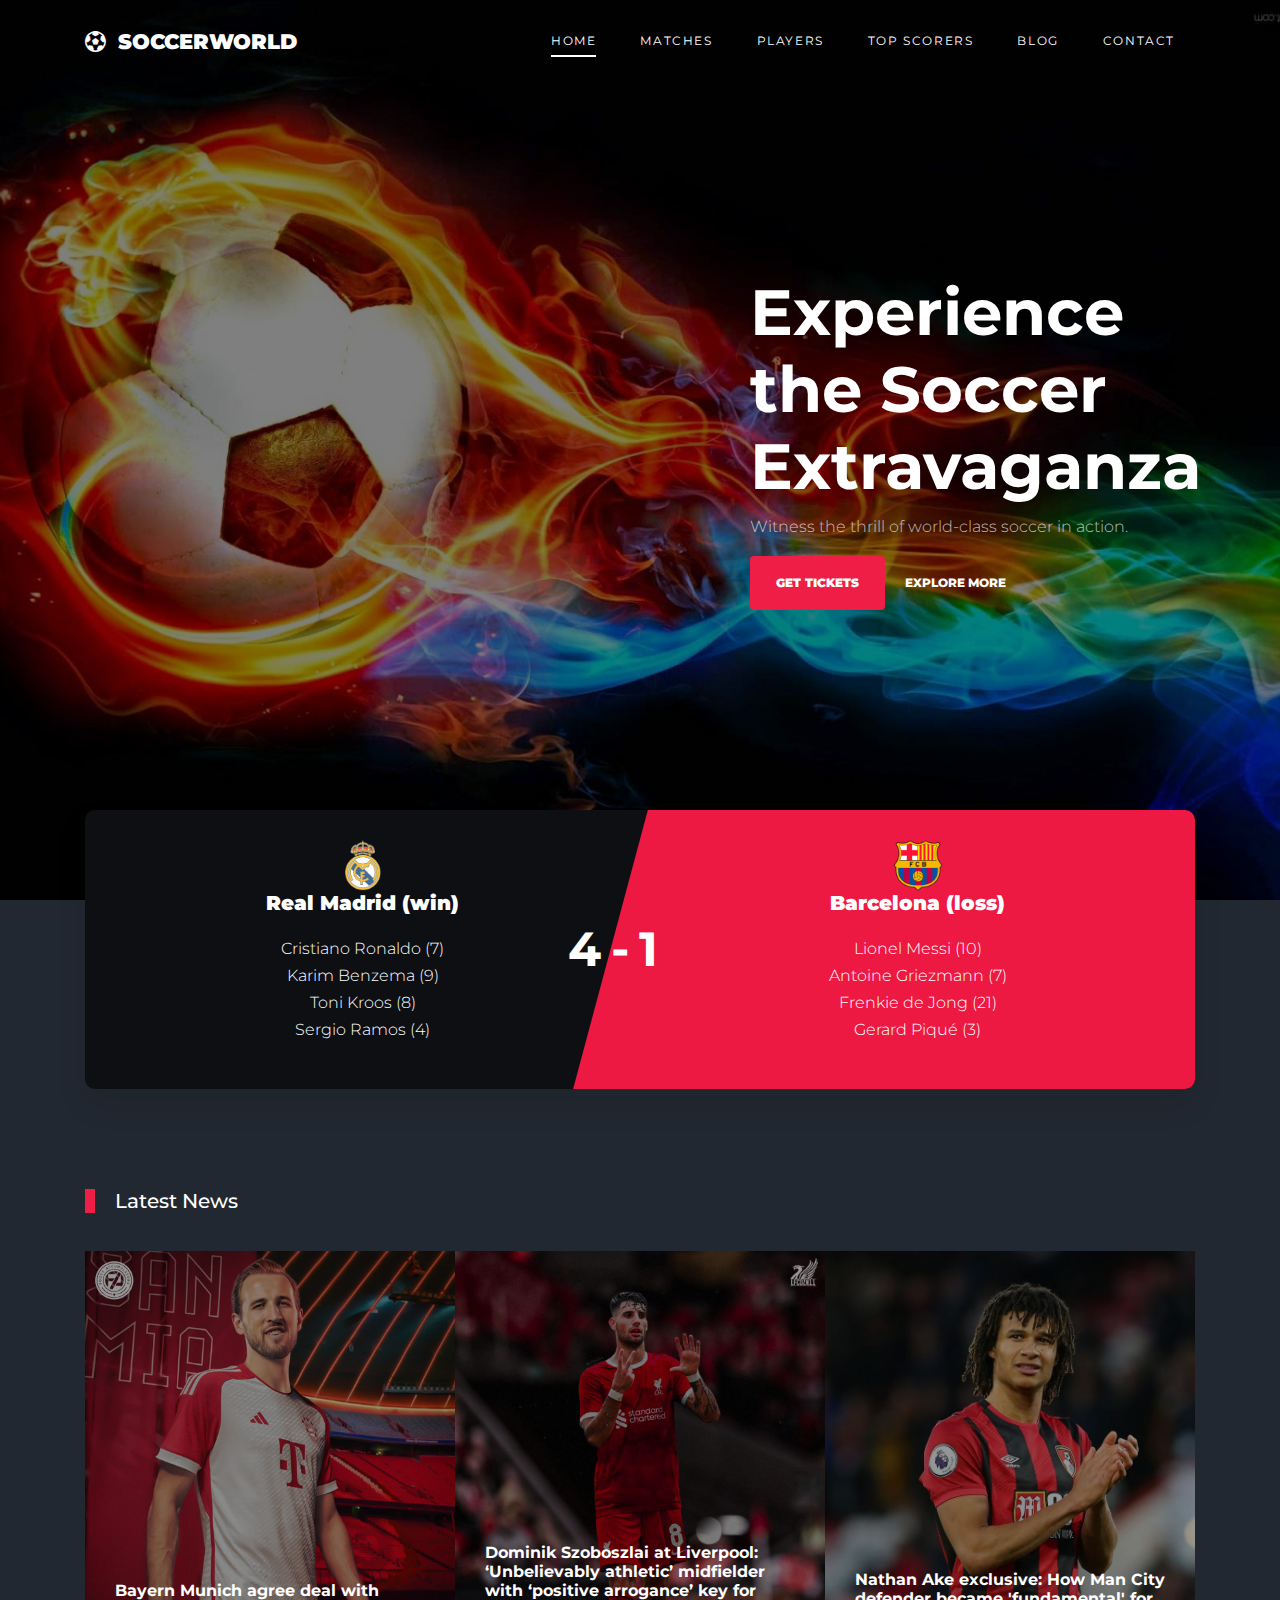
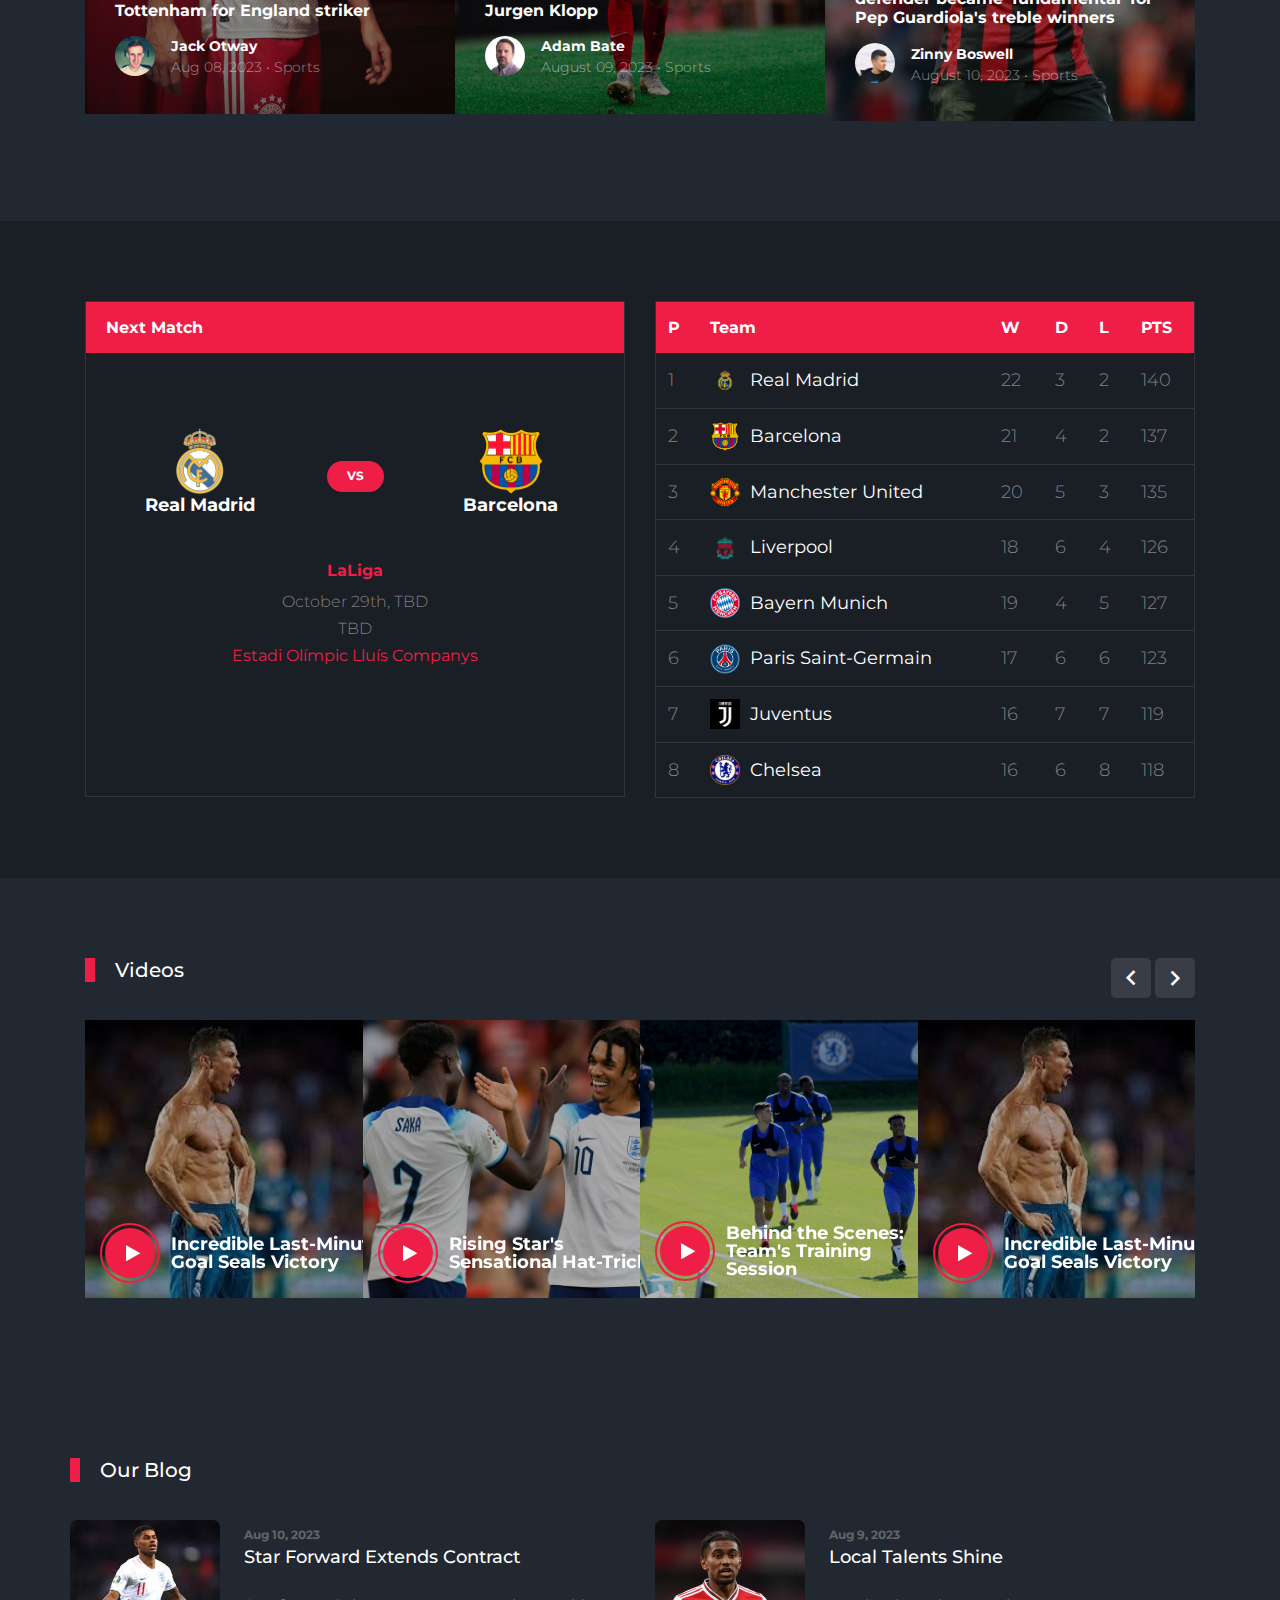
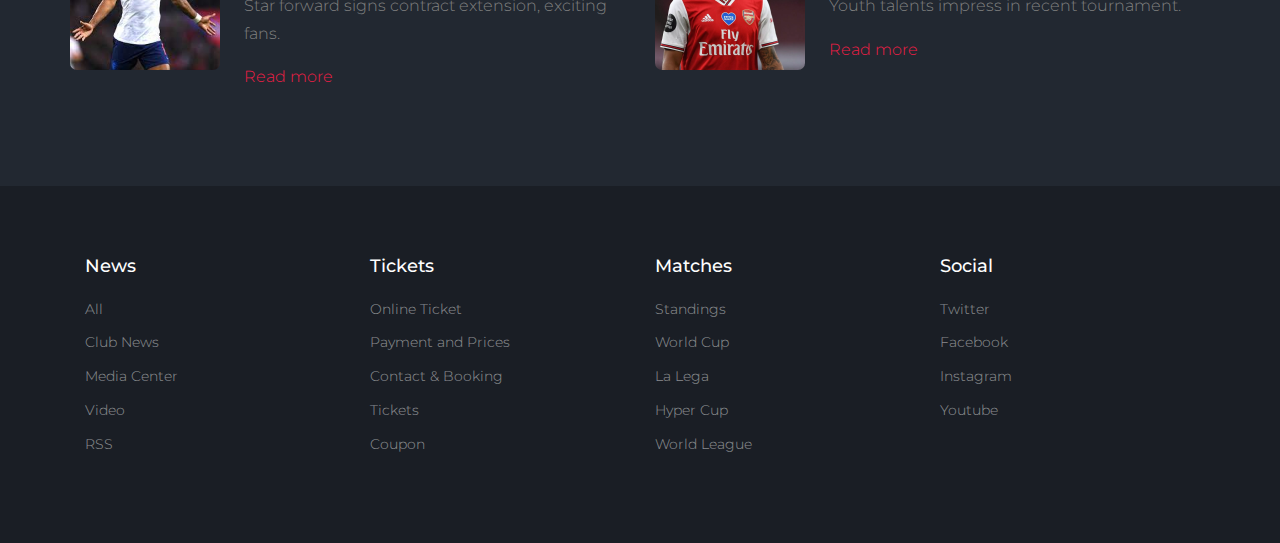
<file: index.html>
<!DOCTYPE html>
<html lang="en">
<head>
    <meta charset="UTF-8">
    <meta name="viewport" content="width=device-width, initial-scale=1.0">
    <title>SoccerWorld | Home</title>

    <link rel="stylesheet" href="https://cdnjs.cloudflare.com/ajax/libs/font-awesome/4.7.0/css/font-awesome.min.css">
    <link rel="stylesheet" href="https://cdnjs.cloudflare.com/ajax/libs/font-awesome/6.0.0-beta3/css/all.min.css" integrity="sha384-6o2p5v43NSdLE+Jf/8M6VLkDmYkzS+d3qVnkpda9bi/wKaFPjILO9MBsVBgZz+1d" crossorigin="anonymous">
    <link href="https://fonts.googleapis.com/css2?family=Montserrat:wght@400;700&display=swap" rel="stylesheet">
    <link rel="stylesheet" href="css/bootstrap/bootstrap.css">
    <link rel="stylesheet" href="css/jquery-ui.css">
    <link rel="stylesheet" href="css/style.css">
    <link rel="stylesheet" href="css/aos.css">
    <link rel="stylesheet" href="fonts/flaticon/font/flaticon.css">
    <link rel="stylesheet" href="css/bootstrap-datepicker.css">
    <link rel="stylesheet" href="css/jquery.fancybox.min.css">
    <link rel="stylesheet" href="css/owl.carousel.min.css">
    <link rel="stylesheet" href="css/owl.theme.default.min.css">
    <link rel="stylesheet" href="css/owl.theme.default.min.css">
    <link rel="stylesheet" href="fonts/icomoon/style.css">

</head>
<body>

    <div class="site-wrap">

        <div class="site-mobile-menu site-navbar-target">
          <div class="site-mobile-menu-header">
            <div class="site-mobile-menu-close">
              <span class="icon-close2 js-menu-toggle"></span>
            </div>
          </div>
          <div class="site-mobile-menu-body"></div>
        </div>
        
        <header class="site-navbar py-4" role="banner">

          <div class="container">
            <div class="d-flex align-items-center">
              <div class="site-logo">
                <a href="index.html">
                  <i class="fa fa-soccer-ball-o"></i>&nbsp; <b>SOCCERWORLD</b>
                </a>
              </div>
              <div class="ml-auto">
                <nav class="site-navigation position-relative text-right" role="navigation">
                  <ul class="site-menu main-menu js-clone-nav mr-auto d-none d-lg-block">
                    <li class="active"><a href="index.html" class="nav-link">Home</a></li>
                    <li><a href="matches.html" class="nav-link">Matches</a></li>
                    <li><a href="players.html" class="nav-link">Players</a></li>
                    <li><a href="top_scorers.html" class="nav-link">Top Scorers</a></li>
                    <li><a href="blog.html" class="nav-link">Blog</a></li>
                    <li><a href="contact.html" class="nav-link">Contact</a></li>
                  </ul>
                </nav>
    
                <a href="#" class="d-inline-block d-lg-none site-menu-toggle js-menu-toggle text-black float-right text-white"><span
                    class="icon-menu h3 text-white"></span></a>
              </div>
            </div>
          </div>
    
        </header>

        <div class="hero overlay" style="background-image: url('images/bg.jpg');">
          <div class="container">
            <div class="row align-items-center">
              <div class="col-lg-5 ml-auto">
                <h1 class="text-white">Experience the Soccer Extravaganza</h1>
                <p>Witness the thrill of world-class soccer in action.</p>
                <p>
                  <a href="#" class="btn btn-primary py-3 px-4 mr-3">Get Tickets</a>
                  <a href="#" class="more light">Explore More</a>
                </p>
              </div>
            </div>
          </div>
        </div>

        <div class="container">
          <div class="row">
            <div class="col-lg-12">
              <div class="d-flex team-vs">
                <span class="score">4-1</span>
                <div class="team-1 w-50">
                  <div class="team-details w-100 text-center">
                    <img src="images/logo_1.png" alt="Real Madrid Logo" class="img-fluid"> 
                    <h3>Real Madrid <span>(win)</span></h3>
                    <ul class="list-unstyled">
                      <li>Cristiano Ronaldo (7)</li>
                      <li>Karim Benzema (9)</li>
                      <li>Toni Kroos (8)</li>
                      <li>Sergio Ramos (4)</li>
                    </ul>
                  </div>
                </div>
                <div class="team-2 w-50">
                  <div class="team-details w-100 text-center">
                    <img src="images/logo_2.png" alt="Barcelona Logo" class="img-fluid"> 
                    <h3>Barcelona <span>(loss)</span></h3>
                    <ul class="list-unstyled">
                      <li>Lionel Messi (10)</li>
                      <li>Antoine Griezmann (7)</li>
                      <li>Frenkie de Jong (21)</li>
                      <li>Gerard Piqué (3)</li>
                    </ul>
                  </div>
                </div>
              </div>
            </div>
          </div>
        </div>


        <div class="latest-news">
          <div class="container">
            <div class="row">
              <div class="col-12 title-section">
                <h2 class="heading">Latest News</h2>
              </div>
            </div>
            <div class="row no-gutters">
              <div class="col-md-4">
                <div class="post-entry">
                  <a href="#">
                    <img src="images/img_1.jpg" alt="" class="img-fluid">
                  </a>
                  <div class="caption">
                    <div class="caption-inner">
                      <h3 class="mb-3">Bayern Munich agree deal with Tottenham for England striker</h3>
                      <div class="author d-flex align-items-center">
                        <div class="img mb-2 mr-3">
                          <img src="images/person_1.jpg" alt="">
                        </div>
                        <div class="text">
                          <h4>Jack Otway</h4>
                          <span>Aug 08, 2023 &bullet; Sports</span>
                        </div>
                      </div>
                    </div>
                  </div>
                </div>
              </div>
              <div class="col-md-4">
                <div class="post-entry">
                  <a href="#">
                    <img src="images/img_2.jpg" alt="" class="img-fluid">
                  </a>
                  <div class="caption">
                    <div class="caption-inner">
                      <h3 class="mb-3">Dominik Szoboszlai at Liverpool: ‘Unbelievably athletic’ midfielder with ‘positive arrogance’ key for Jurgen Klopp
                      </h3>
                      <div class="author d-flex align-items-center">
                        <div class="img mb-2 mr-3">
                          <img src="images/person_2.jpg" alt="">
                        </div>
                        <div class="text">
                          <h4>Adam Bate</h4>
                          <span>August 09, 2023 &bullet; Sports</span>
                        </div>
                      </div>
                    </div>
                  </div>
                </div>
              </div>
              <div class="col-md-4">
                <div class="post-entry">
                  <a href="#">
                    <img src="images/img_3.avif" alt="" class="img-fluid">
                  </a>
                  <div class="caption">
                    <div class="caption-inner">
                      <h3 class="mb-3">Nathan Ake exclusive: How Man City defender became 'fundamental' for Pep Guardiola's treble winners
                      </h3>
                      <div class="author d-flex align-items-center">
                        <div class="img mb-2 mr-3">
                          <img src="images/person_3.jpg" alt="">
                        </div>
                        <div class="text">
                          <h4>Zinny Boswell</h4>
                          <span>August 10, 2023 &bullet; Sports</span>
                        </div>
                      </div>
                    </div>
                  </div>
                </div>
              </div>
            </div>
          </div>
        </div>        

        <div class="site-section bg-dark">
          <div class="container">
            <div class="row">
              <div class="col-lg-6">
                <div class="widget-next-match">
                  <div class="widget-title">
                    <h3>Next Match</h3>
                  </div>
                  <br>
                  <br>
                  <div class="widget-body mb-3">
                    <div class="widget-vs">
                      <div class="d-flex align-items-center justify-content-around justify-content-between w-100">
                        <div class="team-1 text-center">
                          <img src="images/logo_1.png" alt="Image">
                          <h3>Real Madrid</h3>
                        </div>
                        <div>
                          <span class="vs"><span>VS</span></span>
                        </div>
                        <div class="team-2 text-center">
                          <img src="images/logo_2.png" alt="Image">
                          <h3>Barcelona</h3>
                        </div>
                      </div>
                    </div>
                  </div>
    
                  <div class="text-center widget-vs-contents mb-4">
                    <h4>LaLiga</h4>
                    <p class="mb-5">
                      <span class="d-block">October 29th, TBD</span>
                      <span class="d-block">TBD</span>
                      <strong class="text-primary">Estadi Olímpic Lluís Companys</strong>
                    </p>
    
                    <br>
                    <br>

                  </div>
                </div>
              </div>
              <div class="col-lg-6">
                
                <div class="widget-next-match">
                  <table class="table custom-table">
                      <thead>
                          <tr>
                              <th>P</th>
                              <th>Team</th>
                              <th>W</th>
                              <th>D</th>
                              <th>L</th>
                              <th>PTS</th>
                          </tr>
                      </thead>
                      <tbody>
                          <tr>
                              <td>1</td>
                              <td>
                                  <div class="team-info">
                                      <img src="images/team_logo_1.png" alt="" class="team-logo">
                                      <strong class="text-white">Real Madrid</strong>
                                  </div>
                              </td>
                              <td>22</td>
                              <td>3</td>
                              <td>2</td>
                              <td>140</td>
                          </tr>
                          <tr>
                              <td>2</td>
                              <td>
                                  <div class="team-info">
                                      <img src="images/team_logo_2.png" alt="" class="team-logo">
                                      <strong class="text-white">Barcelona</strong>
                                  </div>
                              </td>
                              <td>21</td>
                              <td>4</td>
                              <td>2</td>
                              <td>137</td>
                          </tr>
                          <tr>
                              <td>3</td>
                              <td>
                                  <div class="team-info">
                                      <img src="images/team_logo_3.webp" alt="" class="team-logo">
                                      <strong class="text-white">Manchester United</strong>
                                  </div>
                              </td>
                              <td>20</td>
                              <td>5</td>
                              <td>3</td>
                              <td>135</td>
                          </tr>
                          <tr>
                              <td>4</td>
                              <td>
                                  <div class="team-info">
                                      <img src="images/team_logo_4.png" alt="" class="team-logo">
                                      <strong class="text-white">Liverpool</strong>
                                  </div>
                              </td>
                              <td>18</td>
                              <td>6</td>
                              <td>4</td>
                              <td>126</td>
                          </tr>
                          <tr>
                              <td>5</td>
                              <td>
                                  <div class="team-info">
                                      <img src="images/team_logo_5.png" alt="" class="team-logo">
                                      <strong class="text-white">Bayern Munich</strong>
                                  </div>
                              </td>
                              <td>19</td>
                              <td>4</td>
                              <td>5</td>
                              <td>127</td>
                          </tr>
                          <tr>
                              <td>6</td>
                              <td>
                                  <div class="team-info">
                                      <img src="images/team_logo_6.png" alt="" class="team-logo">
                                      <strong class="text-white">Paris Saint-Germain</strong>
                                  </div>
                              </td>
                              <td>17</td>
                              <td>6</td>
                              <td>6</td>
                              <td>123</td>
                          </tr>
                          <tr>
                              <td>7</td>
                              <td>
                                  <div class="team-info">
                                      <img src="images/team_logo_7.png" alt="" class="team-logo">
                                      <strong class="text-white">Juventus</strong>
                                  </div>
                              </td>
                              <td>16</td>
                              <td>7</td>
                              <td>7</td>
                              <td>119</td>
                          </tr>
                          <tr>
                              <td>8</td>
                              <td>
                                  <div class="team-info">
                                      <img src="images/team_logo_8.png" alt="" class="team-logo">
                                      <strong class="text-white">Chelsea</strong>
                                  </div>
                              </td>
                              <td>16</td>
                              <td>6</td>
                              <td>8</td>
                              <td>118</td>
                          </tr>
                      </tbody>
                  </table>
              </div>
              
                
    
              </div>
            </div>
          </div>
        </div>
    
    
            <div class="site-section">
              <div class="container">
                <div class="row">
                  <div class="col-6 title-section">
                    <h2 class="heading">Videos</h2>
                  </div>
                  <div class="col-6 text-right">
                    <div class="custom-nav">
                      <a href="#" class="js-custom-prev-v2"><span class="icon-keyboard_arrow_left"></span></a>
                      <span></span>
                      <a href="#" class="js-custom-next-v2"><span class="icon-keyboard_arrow_right"></span></a>
                    </div>
                  </div>
                </div>
            
                <div class="owl-4-slider owl-carousel">
                  <div class="item">
                    <div class="video-media">
                      <img src="images/video_1.jpg" alt="" class="img-fluid">
                      <a href="https://vimeo.com/139714818" class="d-flex play-button align-items-center" data-fancybox>
                        <span class="icon mr-3">
                          <span class="icon-play"></span>
                        </span>
                        <div class="caption">
                          <h3 class="m-0">Incredible Last-Minute Goal Seals Victory</h3>
                        </div>
                      </a>
                    </div>
                  </div>
                  <div class="item">
                    <div class="video-media">
                      <img src="images/video_2.webp" alt="" class="img-fluid">
                      <a href="https://vimeo.com/139714818" class="d-flex play-button align-items-center" data-fancybox>
                        <span class="icon mr-3">
                          <span class="icon-play"></span>
                        </span>
                        <div class="caption">
                          <h3 class="m-0">Rising Star's Sensational Hat-Trick</h3>
                        </div>
                      </a>
                    </div>
                  </div>
                  <div class="item">
                    <div class="video-media">
                      <img src="images/video_3.jpg" alt="" class="img-fluid">
                      <a href="https://vimeo.com/139714818" class="d-flex play-button align-items-center" data-fancybox>
                        <span class="icon mr-3">
                          <span class="icon-play"></span>
                        </span>
                        <div class="caption">
                          <h3 class="m-0">Behind the Scenes: Team's Training Session</h3>
                        </div>
                      </a>
                    </div>
                  </div>
            
                </div>
              </div>
            </div>
            
    
          </div>
        </div>

        <div class="container site-section">
          <div class="row">
            <div class="col-6 title-section">
              <h2 class="heading">Our Blog</h2>
            </div>
          </div>
          <div class="row">
            <div class="col-lg-6">
              <div class="custom-media d-flex">
                <div class="img mr-4">
                  <img src="images/blog_1.jpg" alt="" class="img-fluid">
                </div>
                <div class="text">
                  <span class="meta">Aug 10, 2023</span>
                  <h3 class="mb-4"><a href="#">Star Forward Extends Contract</a></h3>
                  <p>Star forward signs contract extension, exciting fans.</p>
                  <p><a href="#">Read more</a></p>
                </div>
              </div>
            </div>
            <div class="col-lg-6">
              <div class="custom-media d-flex">
                <div class="img mr-4">
                  <img src="images/blog_2.webp" alt="Football Blog Image 2" class="img-fluid">
                </div>
                <div class="text">
                  <span class="meta">Aug 9, 2023</span>
                  <h3 class="mb-4"><a href="#">Local Talents Shine</a></h3>
                  <p>Youth talents impress in recent tournament.</p>
                  <p><a href="#">Read more</a></p>
                </div>
              </div>
            </div>
          </div>
        </div>
        
        <footer class="footer-section">
          <div class="container">
            <div class="row">
              <div class="col-lg-3">
                <div class="widget mb-3">
                  <h3>News</h3>
                  <ul class="list-unstyled links">
                    <li><a href="#">All</a></li>
                    <li><a href="#">Club News</a></li>
                    <li><a href="#">Media Center</a></li>
                    <li><a href="#">Video</a></li>
                    <li><a href="#">RSS</a></li>
                  </ul>
                </div>
              </div>
              <div class="col-lg-3">
                <div class="widget mb-3">
                  <h3>Tickets</h3>
                  <ul class="list-unstyled links">
                    <li><a href="#">Online Ticket</a></li>
                    <li><a href="#">Payment and Prices</a></li>
                    <li><a href="#">Contact &amp; Booking</a></li>
                    <li><a href="#">Tickets</a></li>
                    <li><a href="#">Coupon</a></li>
                  </ul>
                </div>
              </div>
              <div class="col-lg-3">
                <div class="widget mb-3">
                  <h3>Matches</h3>
                  <ul class="list-unstyled links">
                    <li><a href="#">Standings</a></li>
                    <li><a href="#">World Cup</a></li>
                    <li><a href="#">La Lega</a></li>
                    <li><a href="#">Hyper Cup</a></li>
                    <li><a href="#">World League</a></li>
                  </ul>
                </div>
              </div>
    
              <div class="col-lg-3">
                <div class="widget mb-3">
                  <h3>Social</h3>
                  <ul class="list-unstyled links">
                    <li><a href="#">Twitter</a></li>
                    <li><a href="#">Facebook</a></li>
                    <li><a href="#">Instagram</a></li>
                    <li><a href="#">Youtube</a></li>
                  </ul>
                </div>
              </div>
    
            </div>
          </div>
        </footer>
        


        <script src="js/jquery-3.3.1.min.js"></script>
        <script src="js/jquery-migrate-3.0.1.min.js"></script>
        <script src="js/jquery-ui.js"></script>
        <script src="js/popper.min.js"></script>
        <script src="js/bootstrap.min.js"></script>
        <script src="js/owl.carousel.min.js"></script>
        <script src="js/jquery.stellar.min.js"></script>
        <script src="js/jquery.countdown.min.js"></script>
        <script src="js/bootstrap-datepicker.min.js"></script>
        <script src="js/jquery.easing.1.3.js"></script>
        <script src="js/aos.js"></script>
        <script src="js/jquery.fancybox.min.js"></script>
        <script src="js/jquery.sticky.js"></script>
        <script src="js/jquery.mb.YTPlayer.min.js"></script>
        <script src="js/main.js"></script>
</body>
</html>
</file>
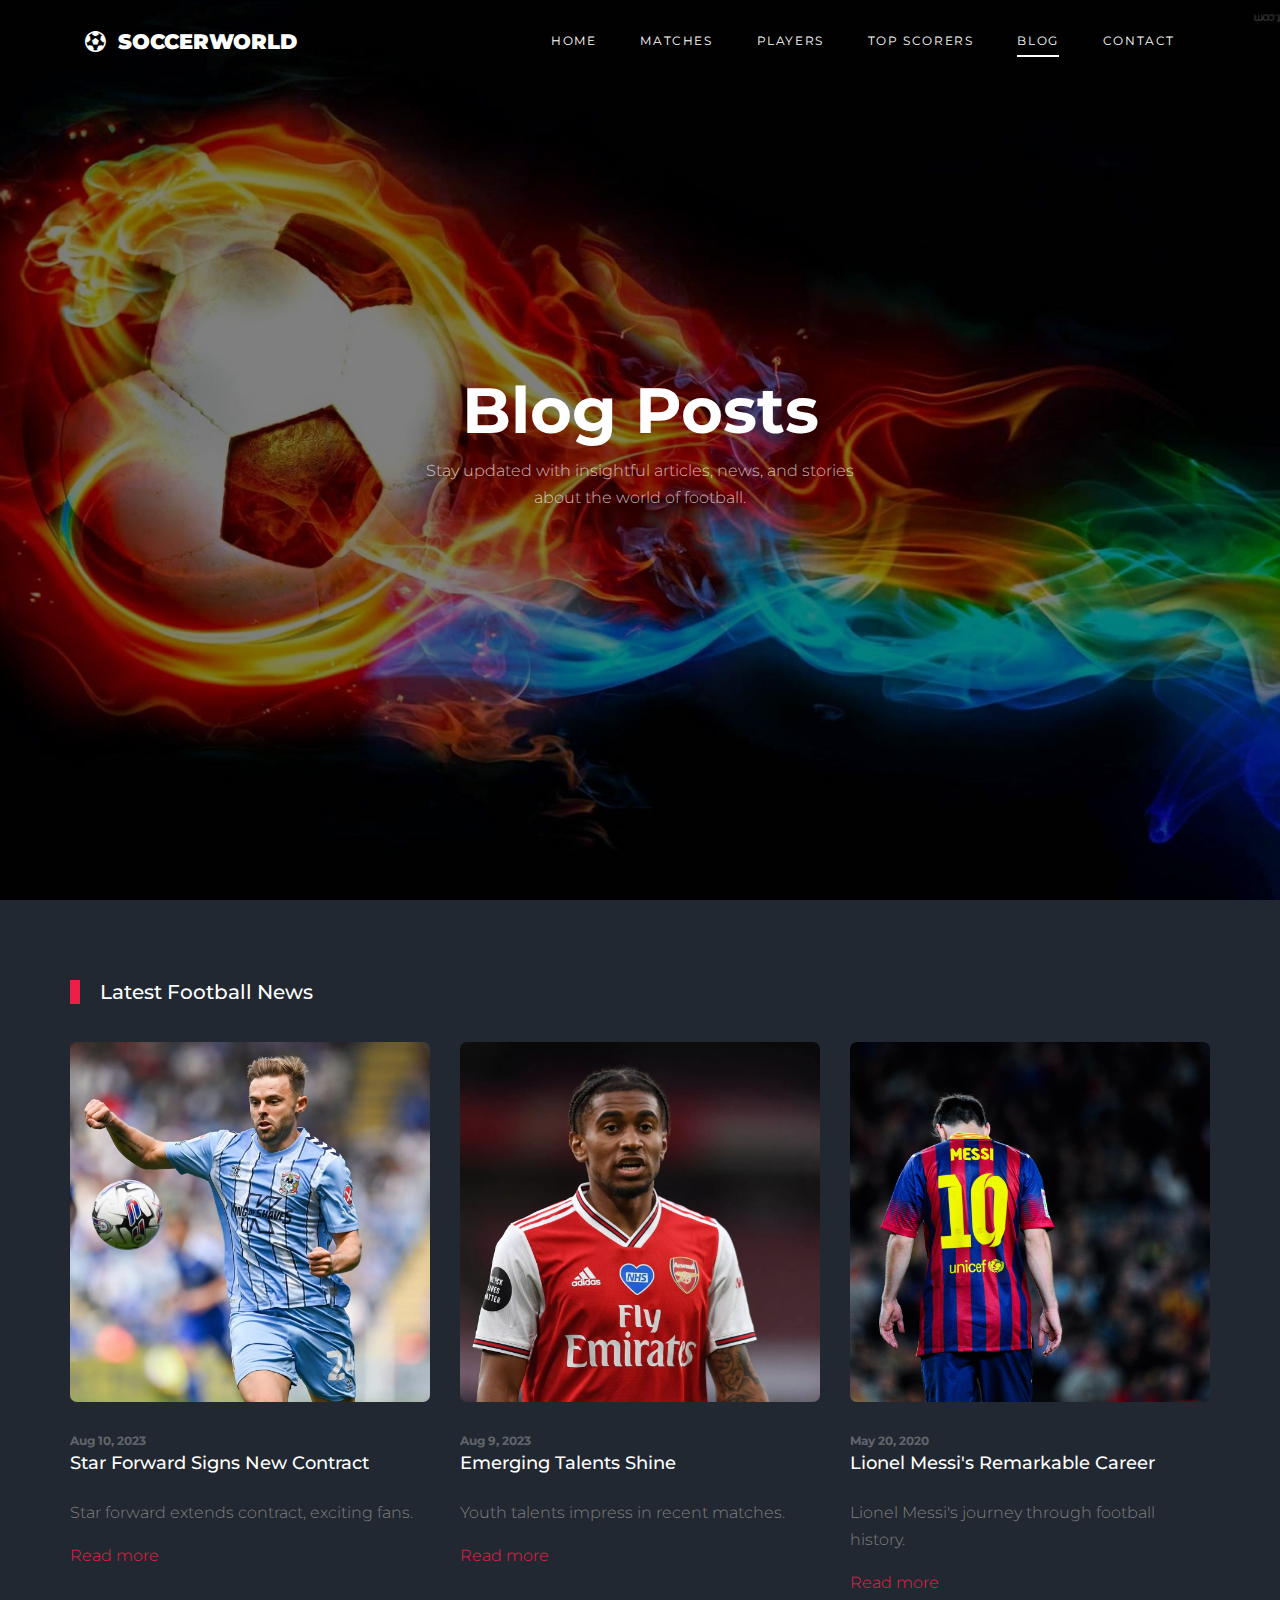
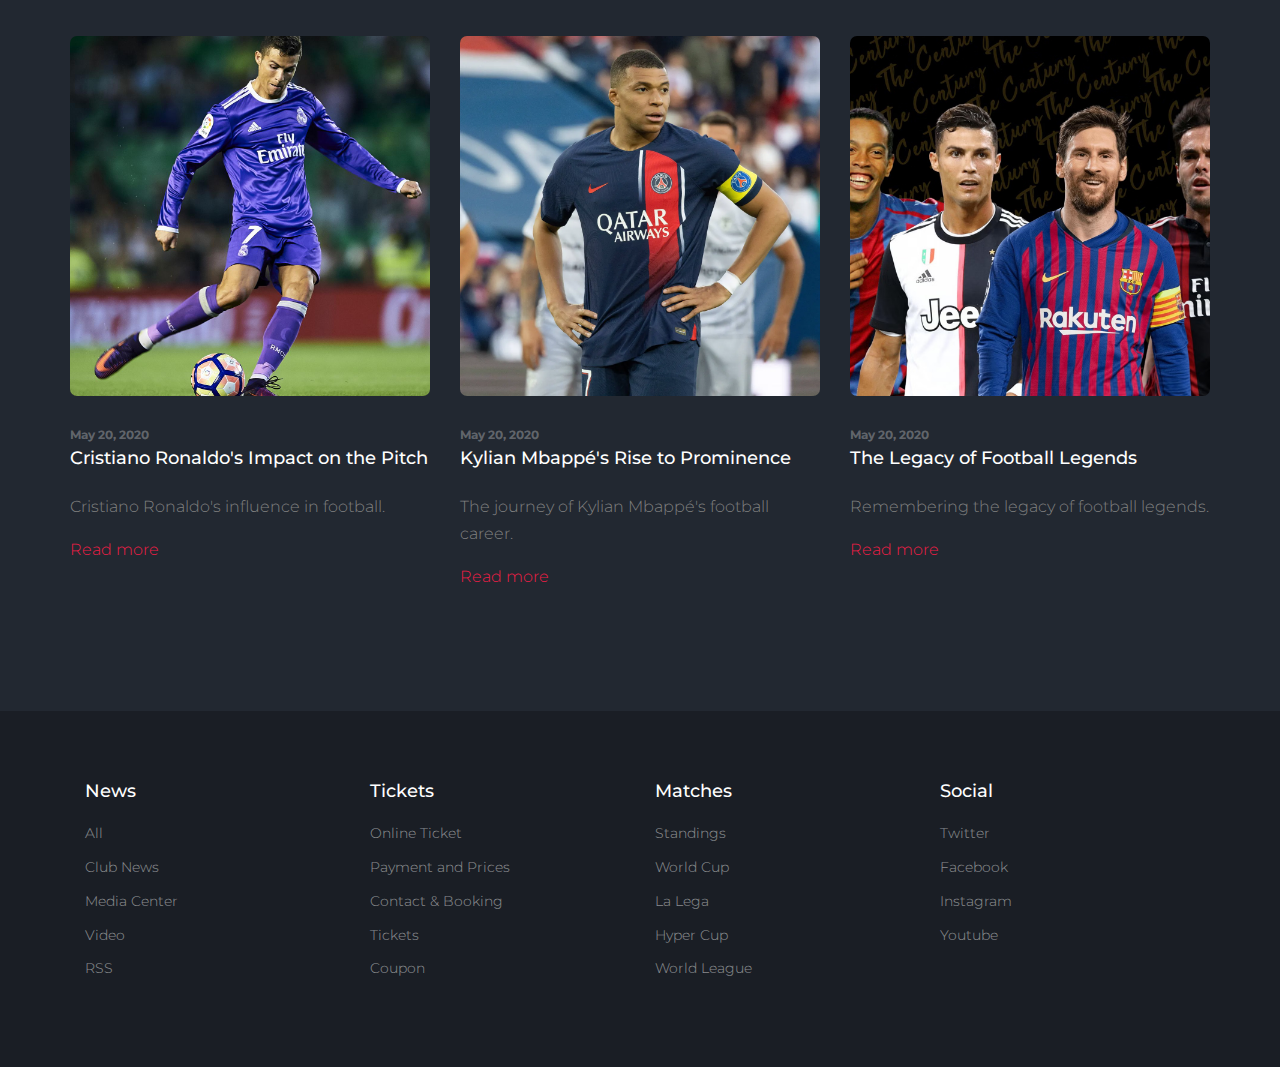
<file: blog.html>
<!DOCTYPE html>
<html lang="en">

<head>
    <meta charset="UTF-8">
    <meta name="viewport" content="width=device-width, initial-scale=1.0">
    <title>SoccerWorld | Blog</title>

    <link rel="stylesheet" href="https://cdnjs.cloudflare.com/ajax/libs/font-awesome/4.7.0/css/font-awesome.min.css">
    <link rel="stylesheet" href="https://cdnjs.cloudflare.com/ajax/libs/font-awesome/6.0.0-beta3/css/all.min.css"
        integrity="sha384-6o2p5v43NSdLE+Jf/8M6VLkDmYkzS+d3qVnkpda9bi/wKaFPjILO9MBsVBgZz+1d" crossorigin="anonymous">
    <link href="https://fonts.googleapis.com/css2?family=Montserrat:wght@400;700&display=swap" rel="stylesheet">
    <link rel="stylesheet" href="css/bootstrap/bootstrap.css">
    <link rel="stylesheet" href="css/jquery-ui.css">
    <link rel="stylesheet" href="css/style.css">
    <link rel="stylesheet" href="css/aos.css">
    <link rel="stylesheet" href="fonts/flaticon/font/flaticon.css">
    <link rel="stylesheet" href="css/bootstrap-datepicker.css">
    <link rel="stylesheet" href="css/jquery.fancybox.min.css">
    <link rel="stylesheet" href="css/owl.carousel.min.css">
    <link rel="stylesheet" href="css/owl.theme.default.min.css">
    <link rel="stylesheet" href="css/owl.theme.default.min.css">
    <link rel="stylesheet" href="fonts/icomoon/style.css">

</head>

<body>

    <div class="site-wrap">

        <div class="site-mobile-menu site-navbar-target">
            <div class="site-mobile-menu-header">
                <div class="site-mobile-menu-close">
                    <span class="icon-close2 js-menu-toggle"></span>
                </div>
            </div>
            <div class="site-mobile-menu-body"></div>
        </div>

          <header class="site-navbar py-4" role="banner">

            <div class="container">
              <div class="d-flex align-items-center">
                <div class="site-logo">
                  <a href="index.html">
                    <i class="fa fa-soccer-ball-o"></i>&nbsp; <b>SOCCERWORLD</b>
                  </a>
                </div>
                <div class="ml-auto">
                  <nav class="site-navigation position-relative text-right" role="navigation">
                    <ul class="site-menu main-menu js-clone-nav mr-auto d-none d-lg-block">
                      <li><a href="index.html" class="nav-link">Home</a></li>
                      <li><a href="matches.html" class="nav-link">Matches</a></li>
                      <li><a href="players.html" class="nav-link">Players</a></li>
                      <li><a href="top_scorers.html" class="nav-link">Top Scorers</a></li>
                      <li class="active"><a href="blog.html" class="nav-link">Blog</a></li>
                      <li><a href="contact.html" class="nav-link">Contact</a></li>
                    </ul>
                  </nav>
      
                  <a href="#" class="d-inline-block d-lg-none site-menu-toggle js-menu-toggle text-black float-right text-white"><span
                      class="icon-menu h3 text-white"></span></a>
                </div>
              </div>
            </div>
      
          </header>

        <div class="hero overlay" style="background-image: url('images/bg.jpg');">
            <div class="container">
                <div class="row align-items-center">
                    <div class="col-lg-5 mx-auto text-center">
                        <h1 class="text-white">Blog Posts</h1>
                        <p>Stay updated with insightful articles, news, and stories about the world of football.</p>
                    </div>
                </div>
            </div>
        </div>



        <div class="container site-section">
            <div class="row">
              <div class="col-6 title-section">
                <h2 class="heading">Latest Football News</h2>
              </div>
            </div>
            <div class="row">
              <div class="col-lg-4 mb-4">
                <div class="custom-media d-block">
                  <div class="img mb-4">
                    <a href="single.html"><img src="images/latest_blog_1.webp" alt="Image" class="img-fluid"></a>
                  </div>
                  <div class="text">
                    <span class="meta">Aug 10, 2023</span>
                    <h3 class="mb-4"><a href="#">Star Forward Signs New Contract</a></h3>
                    <p>Star forward extends contract, exciting fans.</p>
                    <p><a href="#">Read more</a></p>
                  </div>
                </div>
              </div>
              <div class="col-lg-4 mb-4">
                <div class="custom-media d-block">
                  <div class="img mb-4">
                    <a href="single.html"><img src="images/blog_2.webp" alt="Image" class="img-fluid"></a>
                  </div>
                  <div class="text">
                    <span class="meta">Aug 9, 2023</span>
                    <h3 class="mb-4"><a href="#">Emerging Talents Shine</a></h3>
                    <p>Youth talents impress in recent matches.</p>
                    <p><a href="#">Read more</a></p>
                  </div>
                </div>
              </div>
          
              <div class="col-lg-4 mb-4">
                <div class="custom-media d-block">
                  <div class="img mb-4">
                    <a href="single.html"><img src="images/latest_blog_3.jpg" alt="Image" class="img-fluid"></a>
                  </div>
                  <div class="text">
                    <span class="meta">May 20, 2020</span>
                    <h3 class="mb-4"><a href="#">Lionel Messi's Remarkable Career</a></h3>
                    <p>Lionel Messi's journey through football history.</p>
                    <p><a href="#">Read more</a></p>
                  </div>
                </div>
              </div>
              <div class="col-lg-4 mb-4">
                <div class="custom-media d-block">
                  <div class="img mb-4">
                    <a href="single.html"><img src="images/latest_blog_4.jpg" alt="Image" class="img-fluid"></a>
                  </div>
                  <div class="text">
                    <span class="meta">May 20, 2020</span>
                    <h3 class="mb-4"><a href="#">Cristiano Ronaldo's Impact on the Pitch</a></h3>
                    <p>Cristiano Ronaldo's influence in football.</p>
                    <p><a href="#">Read more</a></p>
                  </div>
                </div>
              </div>
          
              <div class="col-lg-4 mb-4">
                <div class="custom-media d-block">
                  <div class="img mb-4">
                    <a href="single.html"><img src="images/latest_blog_5.webp" alt="Image" class="img-fluid"></a>
                  </div>
                  <div class="text">
                    <span class="meta">May 20, 2020</span>
                    <h3 class="mb-4"><a href="#">Kylian Mbappé's Rise to Prominence</a></h3>
                    <p>The journey of Kylian Mbappé's football career.</p>
                    <p><a href="#">Read more</a></p>
                  </div>
                </div>
              </div>
              <div class="col-lg-4 mb-4">
                <div class="custom-media d-block">
                  <div class="img mb-4">
                    <a href="single.html"><img src="images/latest_blog_6.avif" alt="Image" class="img-fluid"></a>
                  </div>
                  <div class="text">
                    <span class="meta">May 20, 2020</span>
                    <h3 class="mb-4"><a href="#">The Legacy of Football Legends</a></h3>
                    <p>Remembering the legacy of football legends.</p>
                    <p><a href="#">Read more</a></p>
                  </div>
                </div>
              </div>
            </div>
        </div>







        <footer class="footer-section">
            <div class="container">
                <div class="row">
                    <div class="col-lg-3">
                        <div class="widget mb-3">
                            <h3>News</h3>
                            <ul class="list-unstyled links">
                                <li><a href="#">All</a></li>
                                <li><a href="#">Club News</a></li>
                                <li><a href="#">Media Center</a></li>
                                <li><a href="#">Video</a></li>
                                <li><a href="#">RSS</a></li>
                            </ul>
                        </div>
                    </div>
                    <div class="col-lg-3">
                        <div class="widget mb-3">
                            <h3>Tickets</h3>
                            <ul class="list-unstyled links">
                                <li><a href="#">Online Ticket</a></li>
                                <li><a href="#">Payment and Prices</a></li>
                                <li><a href="#">Contact &amp; Booking</a></li>
                                <li><a href="#">Tickets</a></li>
                                <li><a href="#">Coupon</a></li>
                            </ul>
                        </div>
                    </div>
                    <div class="col-lg-3">
                        <div class="widget mb-3">
                            <h3>Matches</h3>
                            <ul class="list-unstyled links">
                                <li><a href="#">Standings</a></li>
                                <li><a href="#">World Cup</a></li>
                                <li><a href="#">La Lega</a></li>
                                <li><a href="#">Hyper Cup</a></li>
                                <li><a href="#">World League</a></li>
                            </ul>
                        </div>
                    </div>

                    <div class="col-lg-3">
                        <div class="widget mb-3">
                            <h3>Social</h3>
                            <ul class="list-unstyled links">
                                <li><a href="#">Twitter</a></li>
                                <li><a href="#">Facebook</a></li>
                                <li><a href="#">Instagram</a></li>
                                <li><a href="#">Youtube</a></li>
                            </ul>
                        </div>
                    </div>

                </div>

            </div>
        </footer>




    <script src="js/jquery-3.3.1.min.js"></script>
    <script src="js/jquery-migrate-3.0.1.min.js"></script>
    <script src="js/jquery-ui.js"></script>
    <script src="js/popper.min.js"></script>
    <script src="js/bootstrap.min.js"></script>
    <script src="js/owl.carousel.min.js"></script>
    <script src="js/jquery.stellar.min.js"></script>
    <script src="js/jquery.countdown.min.js"></script>
    <script src="js/bootstrap-datepicker.min.js"></script>
    <script src="js/jquery.easing.1.3.js"></script>
    <script src="js/aos.js"></script>
    <script src="js/jquery.fancybox.min.js"></script>
    <script src="js/jquery.sticky.js"></script>
    <script src="js/jquery.mb.YTPlayer.min.js"></script>
    <script src="js/main.js"></script>

</body>

</html>
</file>
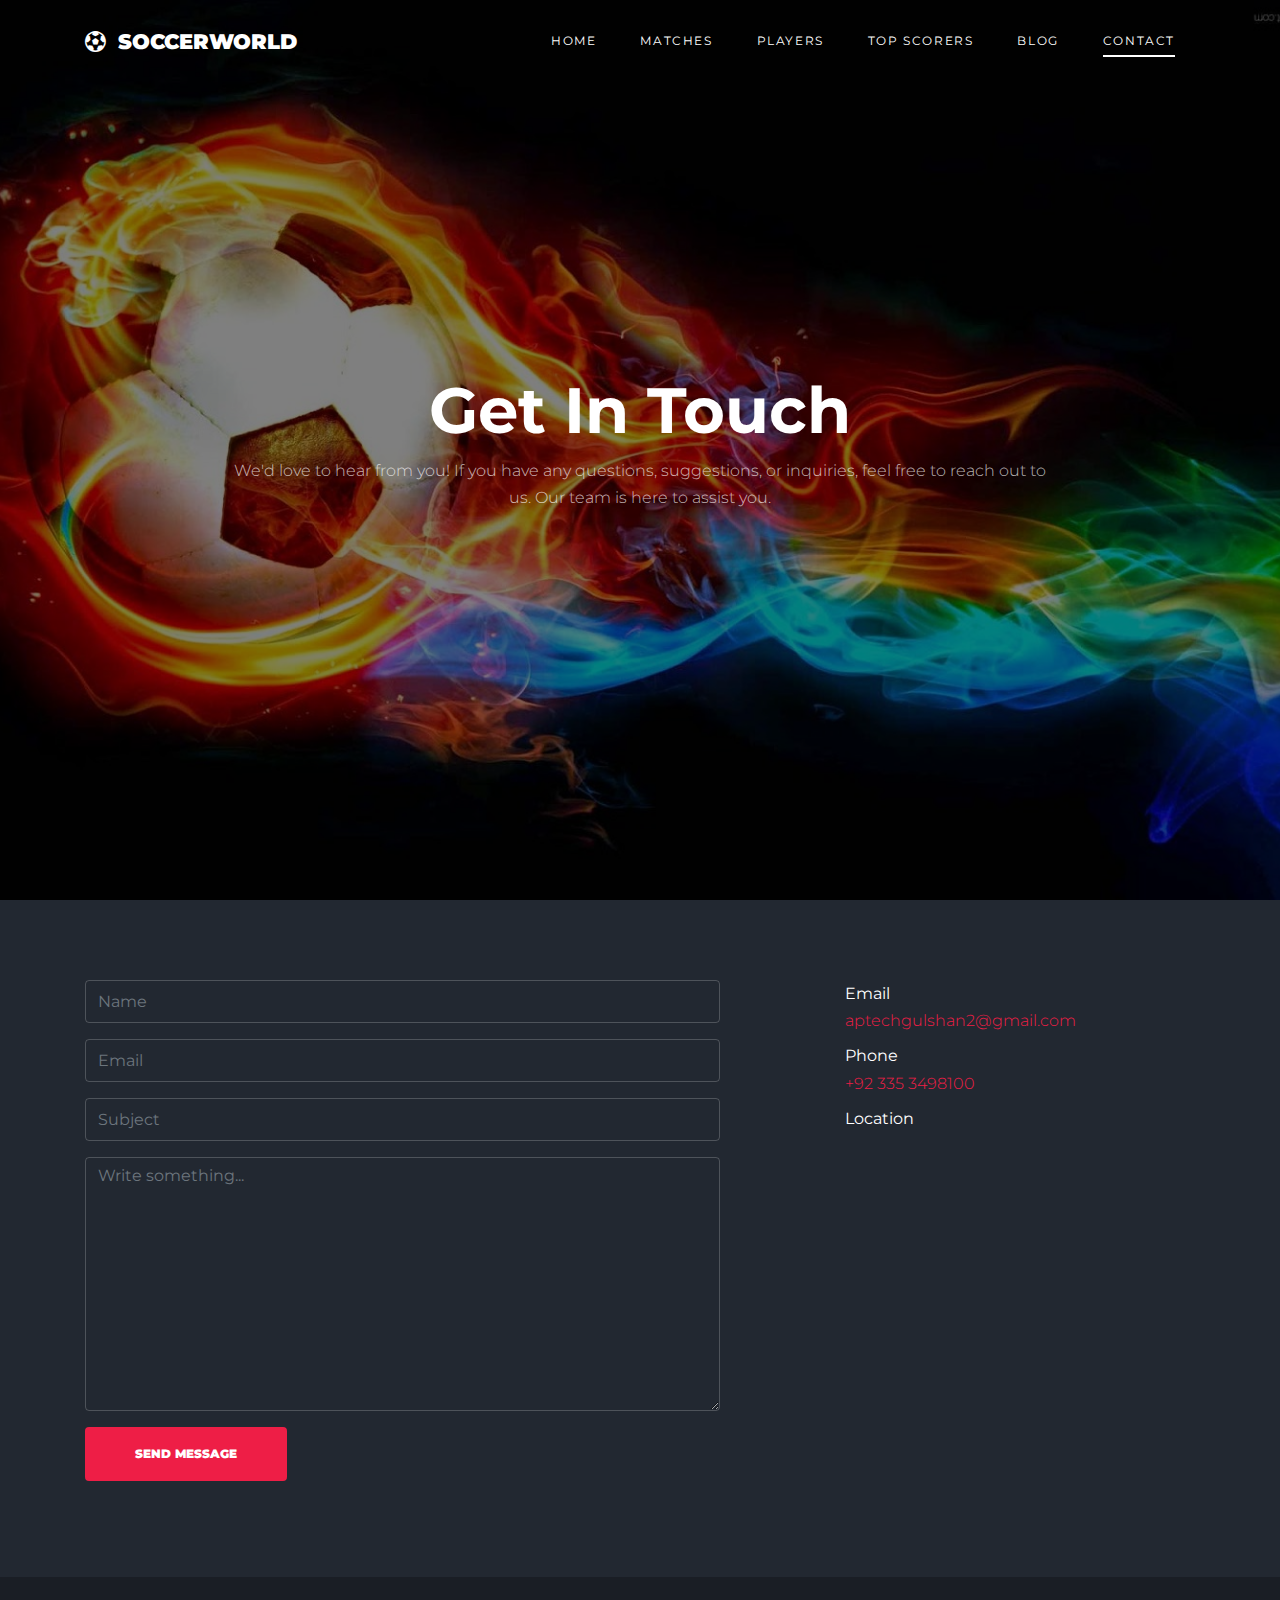
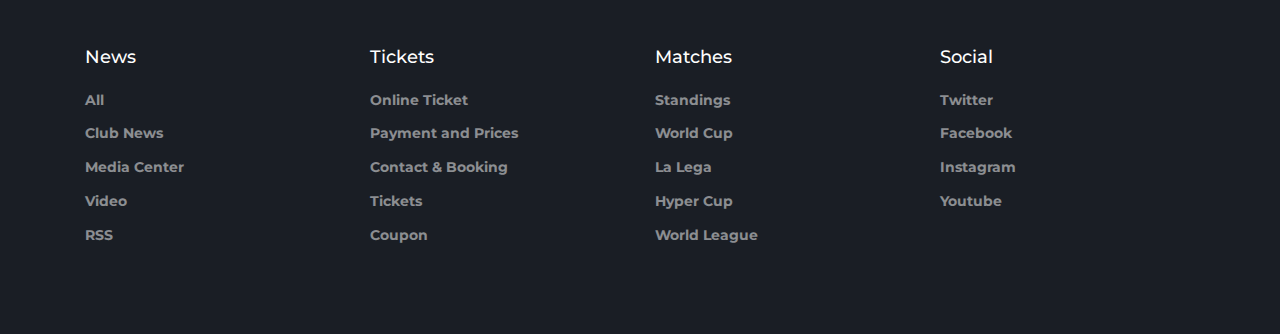
<file: contact.html>
<!DOCTYPE html>
<html lang="en">

<head>
    <meta charset="UTF-8">
    <meta name="viewport" content="width=device-width, initial-scale=1.0">
    <title>SoccerWorld | Contact</title>

    <link rel="stylesheet" href="https://cdnjs.cloudflare.com/ajax/libs/font-awesome/4.7.0/css/font-awesome.min.css">
    <link rel="stylesheet" href="https://cdnjs.cloudflare.com/ajax/libs/font-awesome/6.0.0-beta3/css/all.min.css"
        integrity="sha384-6o2p5v43NSdLE+Jf/8M6VLkDmYkzS+d3qVnkpda9bi/wKaFPjILO9MBsVBgZz+1d" crossorigin="anonymous">
    <link href="https://fonts.googleapis.com/css2?family=Montserrat:wght@400;700&display=swap" rel="stylesheet">
    <link rel="stylesheet" href="css/bootstrap/bootstrap.css">
    <link rel="stylesheet" href="css/jquery-ui.css">
    <link rel="stylesheet" href="css/style.css">
    <link rel="stylesheet" href="css/aos.css">
    <link rel="stylesheet" href="fonts/flaticon/font/flaticon.css">
    <link rel="stylesheet" href="css/bootstrap-datepicker.css">
    <link rel="stylesheet" href="css/jquery.fancybox.min.css">
    <link rel="stylesheet" href="css/owl.carousel.min.css">
    <link rel="stylesheet" href="css/owl.theme.default.min.css">
    <link rel="stylesheet" href="css/owl.theme.default.min.css">
    <link rel="stylesheet" href="fonts/icomoon/style.css">

</head>

<body>

    <div class="site-wrap">

        <div class="site-mobile-menu site-navbar-target">
            <div class="site-mobile-menu-header">
                <div class="site-mobile-menu-close">
                    <span class="icon-close2 js-menu-toggle"></span>
                </div>
            </div>
            <div class="site-mobile-menu-body"></div>
        </div>


        <header class="site-navbar py-4" role="banner">

            <div class="container">
              <div class="d-flex align-items-center">
                <div class="site-logo">
                  <a href="index.html">
                    <i class="fa fa-soccer-ball-o"></i>&nbsp; <b>SOCCERWORLD</b>
                  </a>
                </div>
                <div class="ml-auto">
                  <nav class="site-navigation position-relative text-right" role="navigation">
                    <ul class="site-menu main-menu js-clone-nav mr-auto d-none d-lg-block">
                      <li><a href="index.html" class="nav-link">Home</a></li>
                      <li><a href="matches.html" class="nav-link">Matches</a></li>
                      <li><a href="players.html" class="nav-link">Players</a></li>
                      <li><a href="top_scorers.html" class="nav-link">Top Scorers</a></li>
                      <li><a href="blog.html" class="nav-link">Blog</a></li>
                      <li class="active"><a href="contact.html" class="nav-link">Contact</a></li>
                    </ul>
                  </nav>
      
                  <a href="#" class="d-inline-block d-lg-none site-menu-toggle js-menu-toggle text-black float-right text-white"><span
                      class="icon-menu h3 text-white"></span></a>
                </div>
              </div>
            </div>
      
          </header>

          <div class="hero overlay" style="background-image: url('images/bg.jpg');">
            <div class="container">
                <div class="row align-items-center">
                    <div class="col-lg-9 mx-auto text-center">
                        <h1 class="text-white">Get In Touch</h1>
                        <p>We'd love to hear from you! If you have any questions, suggestions, or inquiries, feel free to reach out to us. Our team is here to assist you.</p>
                    </div>
                </div>
            </div>
        </div>
        


        <div class="site-section">
            <div class="container">
                <div class="row">
                    <div class="col-lg-7">
                        <form action="#">
                            <div class="form-group">
                                <input type="text" class="form-control" placeholder="Name">
                            </div>
                            <div class="form-group">
                                <input type="text" class="form-control" placeholder="Email">
                            </div>
                            <div class="form-group">
                                <input type="text" class="form-control" placeholder="Subject">
                            </div>
                            <div class="form-group">
                                <textarea name="" class="form-control" id="" cols="30" rows="10"
                                    placeholder="Write something..."></textarea>
                            </div>
                            <div class="form-group">
                                <input type="submit" class="btn btn-primary py-3 px-5" value="Send Message">
                            </div>
                        </form>
                    </div>
                    <div class="col-lg-4 ml-auto">

                        <ul class="list-unstyled">
                            <li class="mb-2">
                                <strong class="text-white d-block">Email</strong>
                                <a href="#">aptechgulshan2@gmail.com</a>
                            </li>
                            <li class="mb-2">
                                <strong class="text-white d-block">
                                    Phone
                                </strong>
                                <a href="#">+92 335 3498100</a>
                            </li>
                            <li class="mb-2">
                                <strong class="text-white d-block">Location<strong>

                                    <iframe src="https://www.google.com/maps/embed?pb=!1m14!1m8!1m3!1d14475.150849850732!2d67.079838!3d24.9052218!3m2!1i1024!2i768!4f13.1!3m3!1m2!1s0x3eb33f5ba1db4061%3A0xad2c7a2c189158d0!2sAptech%20Gulshan%202!5e0!3m2!1sen!2s!4v1691732666594!5m2!1sen!2s" width="320" height="270" style="border:0; margin-top: 10px; border-radius: 8px;" allowfullscreen="" loading="lazy" referrerpolicy="no-referrer-when-downgrade"></iframe>
                            </li>
                        </ul>
                    </div>
                </div>
            </div>
        </div>
    </div>


        <footer class="footer-section">
            <div class="container">
                <div class="row">
                    <div class="col-lg-3">
                        <div class="widget mb-3">
                            <h3>News</h3>
                            <ul class="list-unstyled links">
                                <li><a href="#">All</a></li>
                                <li><a href="#">Club News</a></li>
                                <li><a href="#">Media Center</a></li>
                                <li><a href="#">Video</a></li>
                                <li><a href="#">RSS</a></li>
                            </ul>
                        </div>
                    </div>
                    <div class="col-lg-3">
                        <div class="widget mb-3">
                            <h3>Tickets</h3>
                            <ul class="list-unstyled links">
                                <li><a href="#">Online Ticket</a></li>
                                <li><a href="#">Payment and Prices</a></li>
                                <li><a href="#">Contact &amp; Booking</a></li>
                                <li><a href="#">Tickets</a></li>
                                <li><a href="#">Coupon</a></li>
                            </ul>
                        </div>
                    </div>
                    <div class="col-lg-3">
                        <div class="widget mb-3">
                            <h3>Matches</h3>
                            <ul class="list-unstyled links">
                                <li><a href="#">Standings</a></li>
                                <li><a href="#">World Cup</a></li>
                                <li><a href="#">La Lega</a></li>
                                <li><a href="#">Hyper Cup</a></li>
                                <li><a href="#">World League</a></li>
                            </ul>
                        </div>
                    </div>

                    <div class="col-lg-3">
                        <div class="widget mb-3">
                            <h3>Social</h3>
                            <ul class="list-unstyled links">
                                <li><a href="#">Twitter</a></li>
                                <li><a href="#">Facebook</a></li>
                                <li><a href="#">Instagram</a></li>
                                <li><a href="#">Youtube</a></li>
                            </ul>
                        </div>
                    </div>

                </div>
            </div>
        </footer>

    <script src="js/jquery-3.3.1.min.js"></script>
    <script src="js/jquery-migrate-3.0.1.min.js"></script>
    <script src="js/jquery-ui.js"></script>
    <script src="js/popper.min.js"></script>
    <script src="js/bootstrap.min.js"></script>
    <script src="js/owl.carousel.min.js"></script>
    <script src="js/jquery.stellar.min.js"></script>
    <script src="js/jquery.countdown.min.js"></script>
    <script src="js/bootstrap-datepicker.min.js"></script>
    <script src="js/jquery.easing.1.3.js"></script>
    <script src="js/aos.js"></script>
    <script src="js/jquery.fancybox.min.js"></script>
    <script src="js/jquery.sticky.js"></script>
    <script src="js/jquery.mb.YTPlayer.min.js"></script>
    <script src="js/main.js"></script>
</body>

</html>
</file>
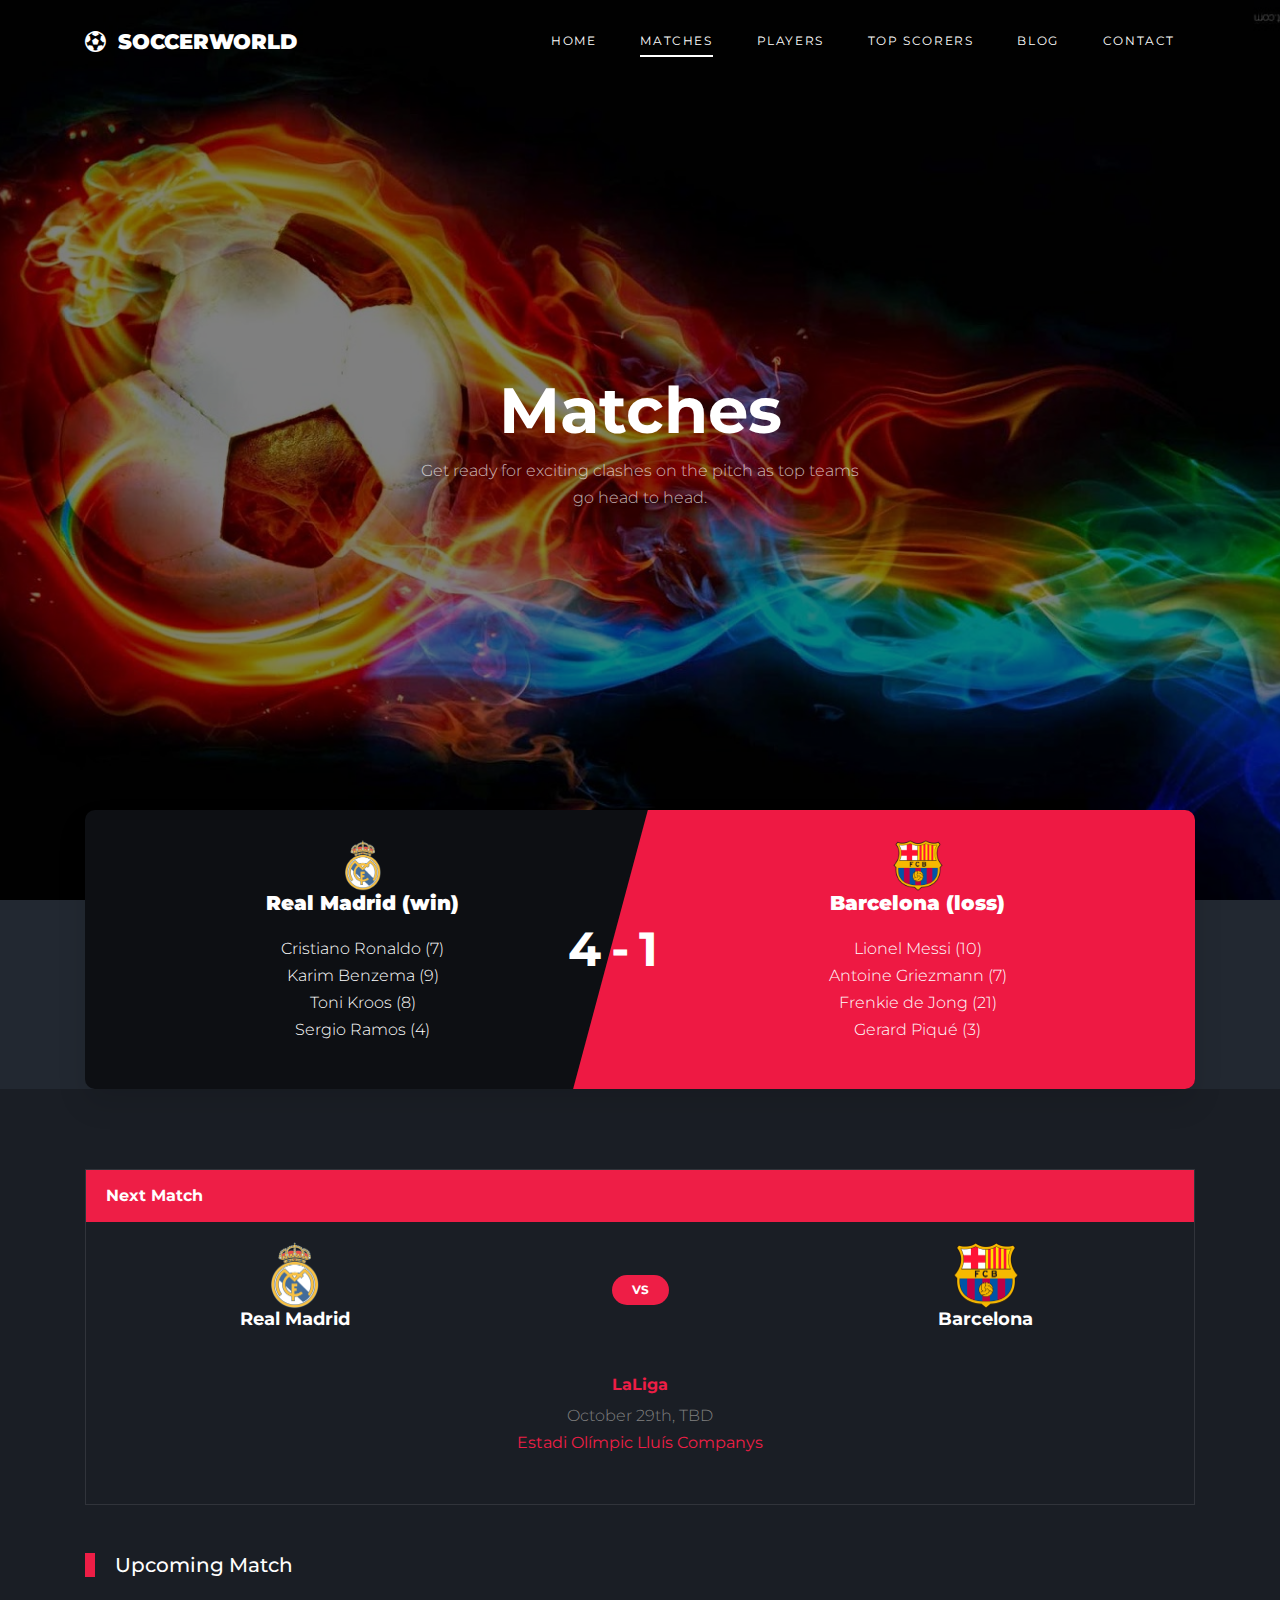
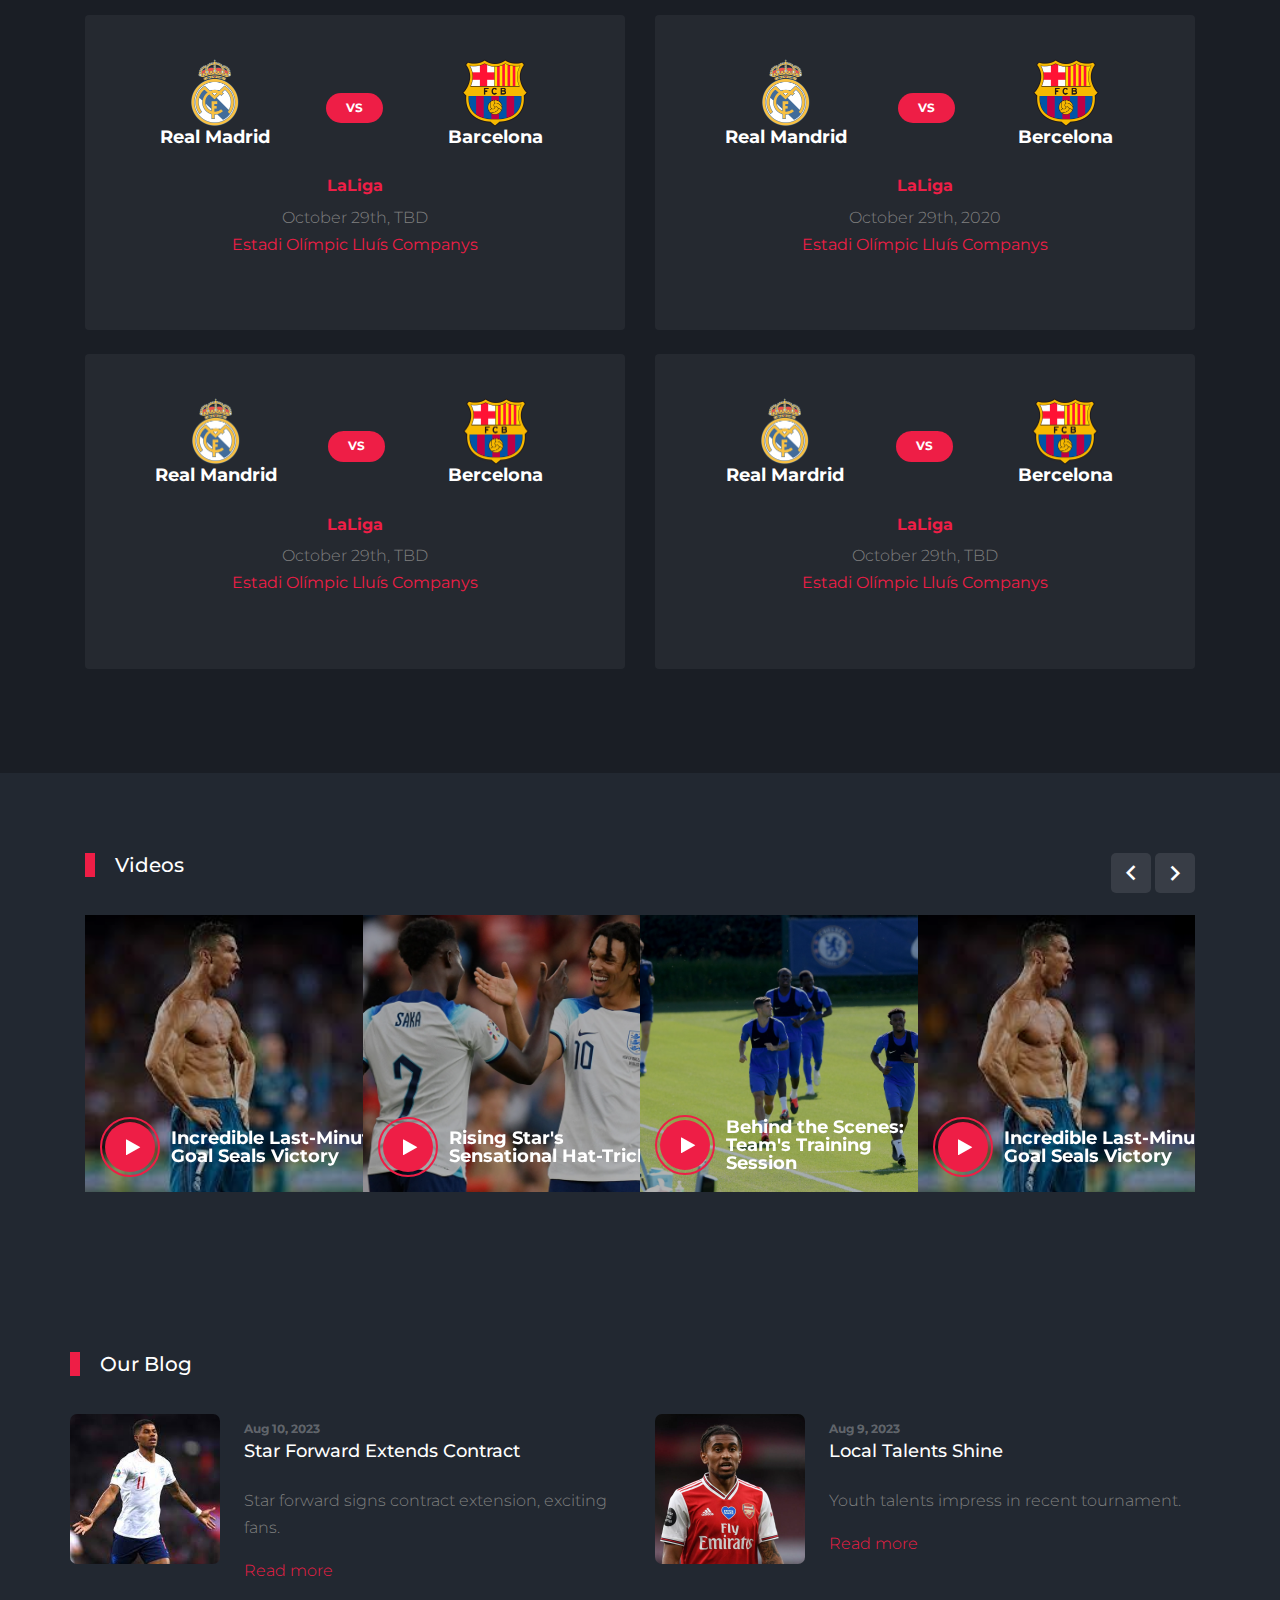
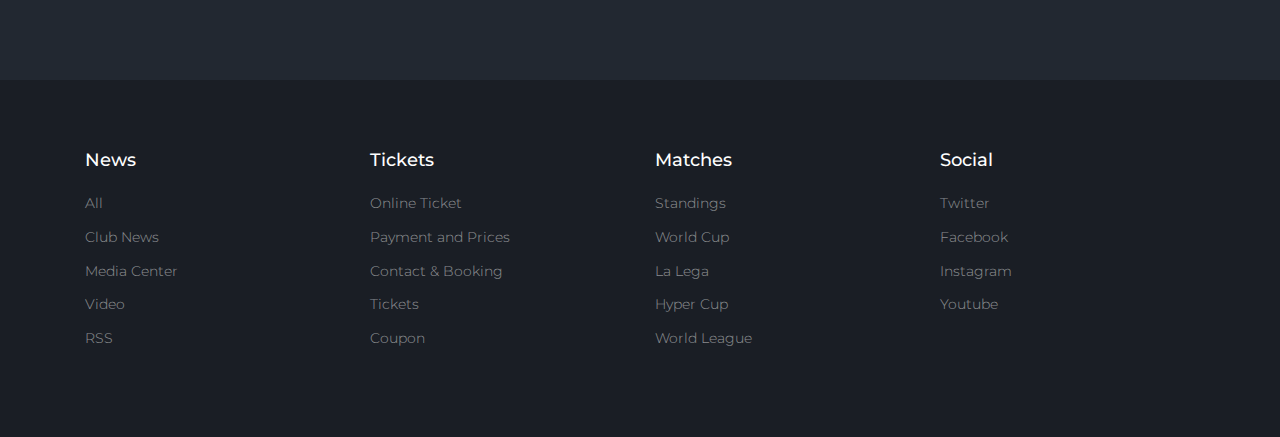
<file: matches.html>
<!DOCTYPE html>
<html lang="en">

<head>
  <meta charset="UTF-8">
  <meta name="viewport" content="width=device-width, initial-scale=1.0">
  <title>SoccerWorld | Matches</title>

  <link rel="stylesheet" href="https://cdnjs.cloudflare.com/ajax/libs/font-awesome/4.7.0/css/font-awesome.min.css">
  <link rel="stylesheet" href="https://cdnjs.cloudflare.com/ajax/libs/font-awesome/6.0.0-beta3/css/all.min.css"
    integrity="sha384-6o2p5v43NSdLE+Jf/8M6VLkDmYkzS+d3qVnkpda9bi/wKaFPjILO9MBsVBgZz+1d" crossorigin="anonymous">
  <link href="https://fonts.googleapis.com/css2?family=Montserrat:wght@400;700&display=swap" rel="stylesheet">
  <link rel="stylesheet" href="css/bootstrap/bootstrap.css">
  <link rel="stylesheet" href="css/jquery-ui.css">
  <link rel="stylesheet" href="css/style.css">
  <link rel="stylesheet" href="css/aos.css">
  <link rel="stylesheet" href="fonts/flaticon/font/flaticon.css">
  <link rel="stylesheet" href="css/bootstrap-datepicker.css">
  <link rel="stylesheet" href="css/jquery.fancybox.min.css">
  <link rel="stylesheet" href="css/owl.carousel.min.css">
  <link rel="stylesheet" href="css/owl.theme.default.min.css">
  <link rel="stylesheet" href="css/owl.theme.default.min.css">
  <link rel="stylesheet" href="fonts/icomoon/style.css">

</head>

<body>


  <div class="site-wrap">

    <div class="site-mobile-menu site-navbar-target">
      <div class="site-mobile-menu-header">
        <div class="site-mobile-menu-close">
          <span class="icon-close2 js-menu-toggle"></span>
        </div>
      </div>
      <div class="site-mobile-menu-body"></div>
    </div>

    <header class="site-navbar py-4" role="banner">

      <div class="container">
        <div class="d-flex align-items-center">
          <div class="site-logo">
            <a href="index.html">
              <i class="fa fa-soccer-ball-o"></i>&nbsp; <b>SOCCERWORLD</b>
            </a>
          </div>
          <div class="ml-auto">
            <nav class="site-navigation position-relative text-right" role="navigation">
              <ul class="site-menu main-menu js-clone-nav mr-auto d-none d-lg-block">
                <li><a href="index.html" class="nav-link">Home</a></li>
                <li class="active"><a href="matches.html" class="nav-link">Matches</a></li>
                <li><a href="players.html" class="nav-link">Players</a></li>
                <li><a href="top_scorers.html" class="nav-link">Top Scorers</a></li>
                <li><a href="blog.html" class="nav-link">Blog</a></li>
                <li><a href="contact.html" class="nav-link">Contact</a></li>
              </ul>
            </nav>

            <a href="#" class="d-inline-block d-lg-none site-menu-toggle js-menu-toggle text-black float-right text-white"><span
                class="icon-menu h3 text-white"></span></a>
          </div>
        </div>
      </div>

    </header>

    <div class="hero overlay" style="background-image: url('images/bg.jpg');">
      <div class="container">
        <div class="row align-items-center">
          <div class="col-lg-5 mx-auto text-center">
            <h1 class="text-white">Matches</h1>
            <p>Get ready for exciting clashes on the pitch as top teams go head to head.</p>
          </div>
        </div>
      </div>
    </div>



    <div class="container">
      <div class="row">
        <div class="col-lg-12">
          <div class="d-flex team-vs">
            <span class="score">4-1</span>
            <div class="team-1 w-50">
              <div class="team-details w-100 text-center">
                <img src="images/logo_1.png" alt="Real Madrid Logo" class="img-fluid">
                <h3>Real Madrid <span>(win)</span></h3>
                <ul class="list-unstyled">
                  <li>Cristiano Ronaldo (7)</li>
                  <li>Karim Benzema (9)</li>
                  <li>Toni Kroos (8)</li>
                  <li>Sergio Ramos (4)</li>
                </ul>
              </div>
            </div>
            <div class="team-2 w-50">
              <div class="team-details w-100 text-center">
                <img src="images/logo_2.png" alt="Barcelona Logo" class="img-fluid">
                <h3>Barcelona <span>(loss)</span></h3>
                <ul class="list-unstyled">
                  <li>Lionel Messi (10)</li>
                  <li>Antoine Griezmann (7)</li>
                  <li>Frenkie de Jong (21)</li>
                  <li>Gerard Piqué (3)</li>
                </ul>
              </div>
            </div>
          </div>
        </div>
      </div>
    </div>


    <div class="site-section bg-dark">
      <div class="container">

        <div class="row mb-5">
          <div class="col-lg-12">
            <div class="widget-next-match">
              <div class="widget-title">
                <h3>Next Match</h3>
              </div> 
              <div class="widget-body mb-3">
                <div class="widget-vs">
                  <div class="d-flex align-items-center justify-content-around justify-content-between w-100">
                    <div class="team-1 text-center">
                      <img src="images/logo_1.png" alt="Image">
                      <h3>Real Madrid</h3>
                    </div>
                    <div>
                      <span class="vs"><span>VS</span></span>
                    </div>
                    <div class="team-2 text-center">
                      <img src="images/logo_2.png" alt="Image">
                      <h3>Barcelona</h3>
                    </div>
                  </div>
                </div>
              </div>

              <div class="text-center widget-vs-contents mb-4">
                <h4>LaLiga</h4>
                <p class="mb-5">
                  <span class="d-block">October 29th, TBD</span>

                  <strong class="text-primary">Estadi Olímpic Lluís Companys</strong>

                </p>

              </div>
            </div>
          </div>
        </div>

        <div class="row">
          <div class="col-12 title-section">
            <h2 class="heading">Upcoming Match</h2>
          </div>
          <div class="col-lg-6 mb-4">
            <div class="bg-light p-4 rounded">
              <div class="widget-body">
                <div class="widget-vs">
                  <div class="d-flex align-items-center justify-content-around justify-content-between w-100">
                    <div class="team-1 text-center">
                      <img src="images/logo_1.png" alt="Image">
                      <h3>Real Madrid</h3>
                    </div>
                    <div>
                      <span class="vs"><span>VS</span></span>
                    </div>
                    <div class="team-2 text-center">
                      <img src="images/logo_2.png" alt="Image">
                      <h3>Barcelona</h3>
                    </div>
                  </div>
                </div>
              </div>

              <div class="text-center widget-vs-contents mb-4">
                <h4>LaLiga</h4>
                <p class="mb-5">
                  <span class="d-block">October 29th, TBD</span>
          
                  <strong class="text-primary">Estadi Olímpic Lluís Companys</strong>
                </p>

              </div>

            </div>
          </div>
          <div class="col-lg-6 mb-4">
            <div class="bg-light p-4 rounded">
              <div class="widget-body">
                <div class="widget-vs">
                  <div class="d-flex align-items-center justify-content-around justify-content-between w-100">
                    <div class="team-1 text-center">
                      <img src="images/logo_3.png" alt="Image">
                      <h3>Real Mandrid</h3>
                    </div>
                    <div>
                      <span class="vs"><span>VS</span></span>
                    </div>
                    <div class="team-2 text-center">
                      <img src="images/logo_4.png" alt="Image">
                      <h3>Bercelona</h3>
                    </div>
                  </div>
                </div>
              </div>

              <div class="text-center widget-vs-contents mb-4">
                <h4>LaLiga</h4>
                <p class="mb-5">
                  <span class="d-block">October 29th, 2020</span>
                  
                  <strong class="text-primary">Estadi Olímpic Lluís Companys</strong>
                </p>

              </div>

            </div>
          </div>

          <div class="col-lg-6 mb-4">
            <div class="bg-light p-4 rounded">
              <div class="widget-body">
                <div class="widget-vs">
                  <div class="d-flex align-items-center justify-content-around justify-content-between w-100">
                    <div class="team-1 text-center">
                      <img src="images/logo_1.png" alt="Image">
                      <h3>Real Mandrid</h3>
                    </div>
                    <div>
                      <span class="vs"><span>VS</span></span>
                    </div>
                    <div class="team-2 text-center">
                      <img src="images/logo_2.png" alt="Image">
                      <h3>Bercelona</h3>
                    </div>
                  </div>
                </div>
              </div>

              <div class="text-center widget-vs-contents mb-4">
                <h4>LaLiga</h4>
                <p class="mb-5">
                  <span class="d-block">October 29th, TBD</span>
                  <strong class="text-primary">Estadi Olímpic Lluís Companys</strong>
                </p>

              </div>

            </div>
          </div>
          <div class="col-lg-6 mb-4">
            <div class="bg-light p-4 rounded">
              <div class="widget-body">
                <div class="widget-vs">
                  <div class="d-flex align-items-center justify-content-around justify-content-between w-100">
                    <div class="team-1 text-center">
                      <img src="images/logo_3.png" alt="Image">
                      <h3>Real Mardrid</h3>
                    </div>
                    <div>
                      <span class="vs"><span>VS</span></span>
                    </div>
                    <div class="team-2 text-center">
                      <img src="images/logo_4.png" alt="Image">
                      <h3>Bercelona</h3>
                    </div>
                  </div>
                </div>
              </div>

              <div class="text-center widget-vs-contents mb-4">
                <h4>LaLiga</h4>
                <p class="mb-5">
                  <span class="d-block">October 29th, TBD</span>
                  <strong class="text-primary">Estadi Olímpic Lluís Companys</strong>
                </p>

              </div>

            </div>
          </div>

        </div>
      </div>
    </div>

    <div class="site-section">
      <div class="container">
        <div class="row">
          <div class="col-6 title-section">
            <h2 class="heading">Videos</h2>
          </div>
          <div class="col-6 text-right">
            <div class="custom-nav">
              <a href="#" class="js-custom-prev-v2"><span class="icon-keyboard_arrow_left"></span></a>
              <span></span>
              <a href="#" class="js-custom-next-v2"><span class="icon-keyboard_arrow_right"></span></a>
            </div>
          </div>
        </div>
    
        <div class="owl-4-slider owl-carousel">
          <div class="item">
            <div class="video-media">
              <img src="images/video_1.jpg" alt="" class="img-fluid">
              <a href="https://vimeo.com/139714818" class="d-flex play-button align-items-center" data-fancybox>
                <span class="icon mr-3">
                  <span class="icon-play"></span>
                </span>
                <div class="caption">
                  <h3 class="m-0">Incredible Last-Minute Goal Seals Victory</h3>
                </div>
              </a>
            </div>
          </div>
          <div class="item">
            <div class="video-media">
              <img src="images/video_2.webp" alt="" class="img-fluid">
              <a href="https://vimeo.com/139714818" class="d-flex play-button align-items-center" data-fancybox>
                <span class="icon mr-3">
                  <span class="icon-play"></span>
                </span>
                <div class="caption">
                  <h3 class="m-0">Rising Star's Sensational Hat-Trick</h3>
                </div>
              </a>
            </div>
          </div>
          <div class="item">
            <div class="video-media">
              <img src="images/video_3.jpg" alt="" class="img-fluid">
              <a href="https://vimeo.com/139714818" class="d-flex play-button align-items-center" data-fancybox>
                <span class="icon mr-3">
                  <span class="icon-play"></span>
                </span>
                <div class="caption">
                  <h3 class="m-0">Behind the Scenes: Team's Training Session</h3>
                </div>
              </a>
            </div>
          </div>
    
        </div>
      </div>
    </div>

    <div class="container site-section">
        <div class="row">
          <div class="col-6 title-section">
            <h2 class="heading">Our Blog</h2>
          </div>
        </div>
        <div class="row">
          <div class="col-lg-6">
            <div class="custom-media d-flex">
              <div class="img mr-4">
                <img src="images/blog_1.jpg" alt="" class="img-fluid">
              </div>
              <div class="text">
                <span class="meta">Aug 10, 2023</span>
                <h3 class="mb-4"><a href="#">Star Forward Extends Contract</a></h3>
                <p>Star forward signs contract extension, exciting fans.</p>
                <p><a href="#">Read more</a></p>
              </div>
            </div>
          </div>
          <div class="col-lg-6">
            <div class="custom-media d-flex">
              <div class="img mr-4">
                <img src="images/blog_2.webp" alt="Football Blog Image 2" class="img-fluid">
              </div>
              <div class="text">
                <span class="meta">Aug 9, 2023</span>
                <h3 class="mb-4"><a href="#">Local Talents Shine</a></h3>
                <p>Youth talents impress in recent tournament.</p>
                <p><a href="#">Read more</a></p>
              </div>
            </div>
          </div>
        </div>
      </div>
    </div>



    <footer class="footer-section">
      <div class="container">
        <div class="row">
          <div class="col-lg-3">
            <div class="widget mb-3">
              <h3>News</h3>
              <ul class="list-unstyled links">
                <li><a href="#">All</a></li>
                <li><a href="#">Club News</a></li>
                <li><a href="#">Media Center</a></li>
                <li><a href="#">Video</a></li>
                <li><a href="#">RSS</a></li>
              </ul>
            </div>
          </div>
          <div class="col-lg-3">
            <div class="widget mb-3">
              <h3>Tickets</h3>
              <ul class="list-unstyled links">
                <li><a href="#">Online Ticket</a></li>
                <li><a href="#">Payment and Prices</a></li>
                <li><a href="#">Contact &amp; Booking</a></li>
                <li><a href="#">Tickets</a></li>
                <li><a href="#">Coupon</a></li>
              </ul>
            </div>
          </div>
          <div class="col-lg-3">
            <div class="widget mb-3">
              <h3>Matches</h3>
              <ul class="list-unstyled links">
                <li><a href="#">Standings</a></li>
                <li><a href="#">World Cup</a></li>
                <li><a href="#">La Lega</a></li>
                <li><a href="#">Hyper Cup</a></li>
                <li><a href="#">World League</a></li>
              </ul>
            </div>
          </div>

          <div class="col-lg-3">
            <div class="widget mb-3">
              <h3>Social</h3>
              <ul class="list-unstyled links">
                <li><a href="#">Twitter</a></li>
                <li><a href="#">Facebook</a></li>
                <li><a href="#">Instagram</a></li>
                <li><a href="#">Youtube</a></li>
              </ul>
            </div>
          </div>

        </div>

      </div>
    </footer>



  <script src="js/jquery-3.3.1.min.js"></script>
  <script src="js/jquery-migrate-3.0.1.min.js"></script>
  <script src="js/jquery-ui.js"></script>
  <script src="js/popper.min.js"></script>
  <script src="js/bootstrap.min.js"></script>
  <script src="js/owl.carousel.min.js"></script>
  <script src="js/jquery.stellar.min.js"></script>
  <script src="js/jquery.countdown.min.js"></script>
  <script src="js/bootstrap-datepicker.min.js"></script>
  <script src="js/jquery.easing.1.3.js"></script>
  <script src="js/aos.js"></script>
  <script src="js/jquery.fancybox.min.js"></script>
  <script src="js/jquery.sticky.js"></script>
  <script src="js/jquery.mb.YTPlayer.min.js"></script>
  <script src="js/main.js"></script>
</body>

</html>
</file>
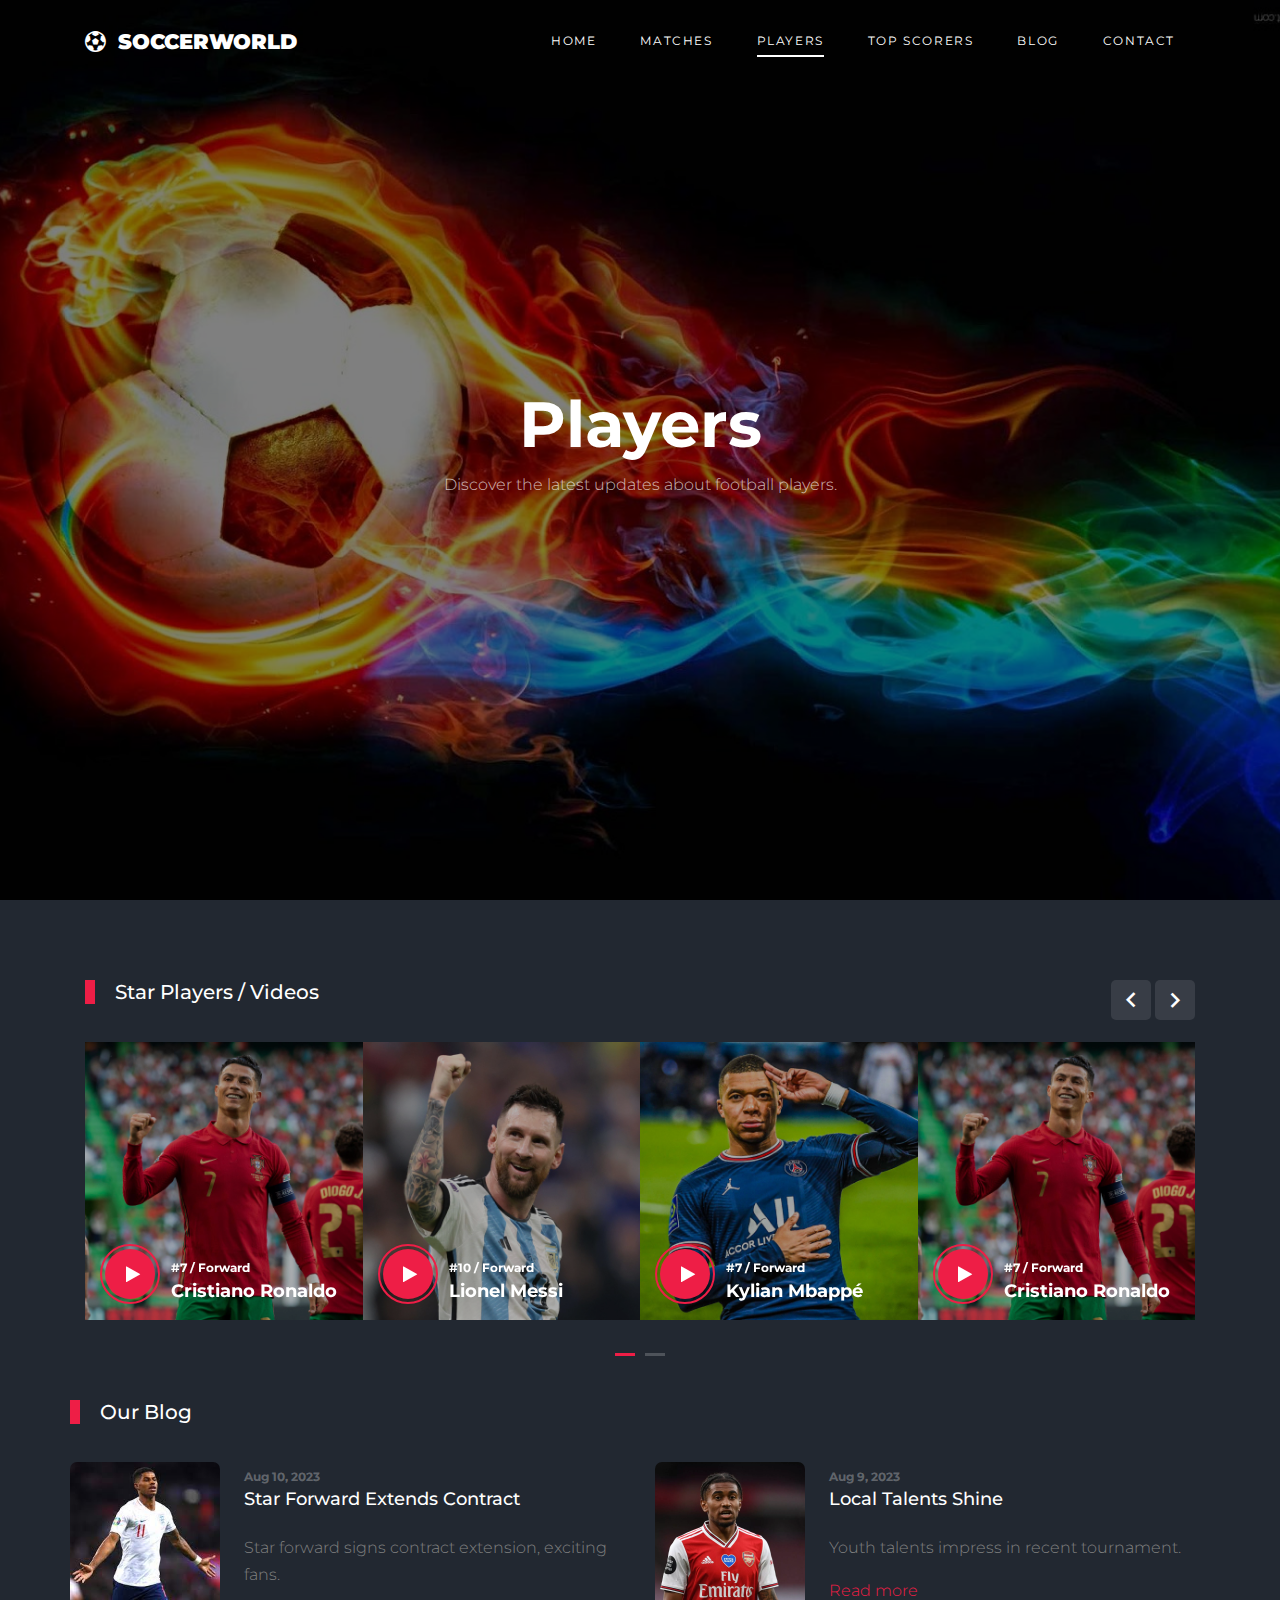
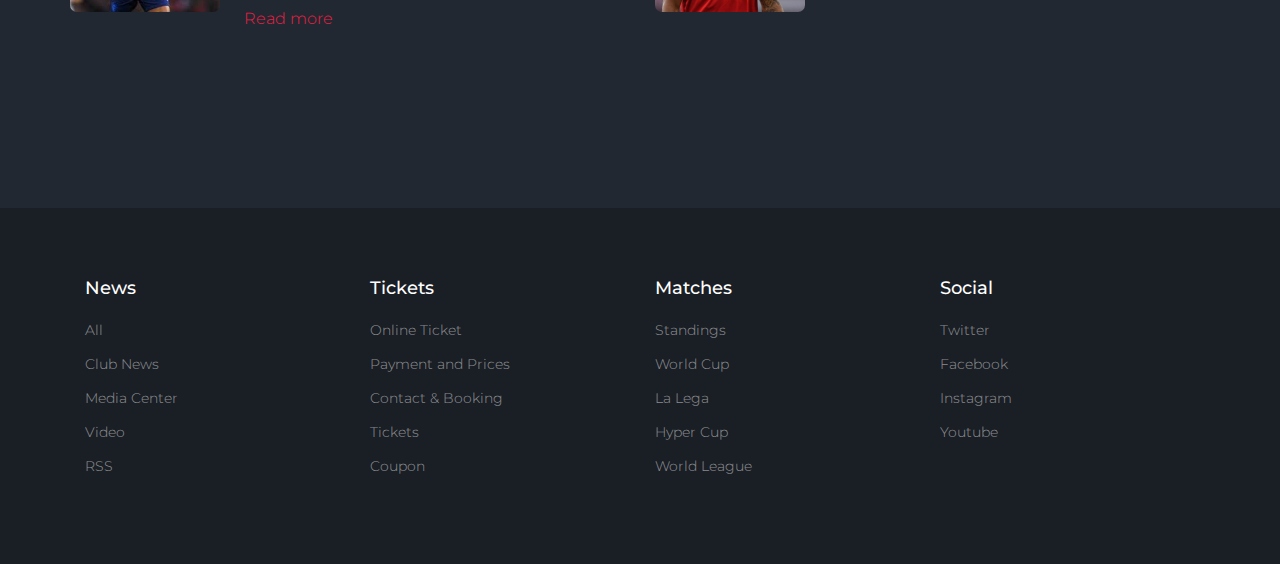
<file: players.html>
<!DOCTYPE html>
<html lang="en">
<head>
    <meta charset="UTF-8">
    <meta name="viewport" content="width=device-width, initial-scale=1.0">
    <title>SoccerWorld | Players</title>

    <link rel="stylesheet" href="https://cdnjs.cloudflare.com/ajax/libs/font-awesome/4.7.0/css/font-awesome.min.css">
    <link rel="stylesheet" href="https://cdnjs.cloudflare.com/ajax/libs/font-awesome/6.0.0-beta3/css/all.min.css" integrity="sha384-6o2p5v43NSdLE+Jf/8M6VLkDmYkzS+d3qVnkpda9bi/wKaFPjILO9MBsVBgZz+1d" crossorigin="anonymous">
    <link href="https://fonts.googleapis.com/css2?family=Montserrat:wght@400;700&display=swap" rel="stylesheet">
    <link rel="stylesheet" href="css/bootstrap/bootstrap.css">
    <link rel="stylesheet" href="css/jquery-ui.css">
    <link rel="stylesheet" href="css/style.css">
    <link rel="stylesheet" href="css/aos.css">
    <link rel="stylesheet" href="fonts/flaticon/font/flaticon.css">
    <link rel="stylesheet" href="css/bootstrap-datepicker.css">
    <link rel="stylesheet" href="css/jquery.fancybox.min.css">
    <link rel="stylesheet" href="css/owl.carousel.min.css">
    <link rel="stylesheet" href="css/owl.theme.default.min.css">
    <link rel="stylesheet" href="css/owl.theme.default.min.css">
    <link rel="stylesheet" href="fonts/icomoon/style.css">

</head>
<body>

    <div class="site-wrap">

        <div class="site-mobile-menu site-navbar-target">
          <div class="site-mobile-menu-header">
            <div class="site-mobile-menu-close">
              <span class="icon-close2 js-menu-toggle"></span>
            </div>
          </div>
          <div class="site-mobile-menu-body"></div>
        </div>
    
        <header class="site-navbar py-4" role="banner">

            <div class="container">
              <div class="d-flex align-items-center">
                <div class="site-logo">
                  <a href="index.html">
                    <i class="fa fa-soccer-ball-o"></i>&nbsp; <b>SOCCERWORLD</b>
                  </a>
                </div>
                <div class="ml-auto">
                  <nav class="site-navigation position-relative text-right" role="navigation">
                    <ul class="site-menu main-menu js-clone-nav mr-auto d-none d-lg-block">
                      <li><a href="index.html" class="nav-link">Home</a></li>
                      <li><a href="matches.html" class="nav-link">Matches</a></li>
                      <li class="active"><a href="players.html" class="nav-link">Players</a></li>
                      <li><a href="top_scorers.html" class="nav-link">Top Scorers</a></li>
                      <li><a href="blog.html" class="nav-link">Blog</a></li>
                      <li><a href="contact.html" class="nav-link">Contact</a></li>
                    </ul>
                  </nav>
      
                  <a href="#" class="d-inline-block d-lg-none site-menu-toggle js-menu-toggle text-black float-right text-white"><span
                      class="icon-menu h3 text-white"></span></a>
                </div>
              </div>
            </div>
      
          </header>
    
    
        <div class="hero overlay" style="background-image: url('images/bg.jpg');">
          <div class="container">
            <div class="row align-items-center">
              <div class="col-lg-5 mx-auto text-center">
                <h1 class="text-white">Players</h1>
                <p>Discover the latest updates about football players.</p>
              </div>
            </div>
          </div>
        </div>
    
        
        
        <div class="site-section">
          <div class="container">
            <div class="row">
              <div class="col-6 title-section">
                <h2 class="heading">Star Players / Videos</h2>
              </div>
              <div class="col-6 text-right">
                <div class="custom-nav">
                <a href="#" class="js-custom-prev-v2"><span class="icon-keyboard_arrow_left"></span></a>
                <span></span>
                <a href="#" class="js-custom-next-v2"><span class="icon-keyboard_arrow_right"></span></a>
                </div>
              </div>
            </div>
    
    
            <div class="owl-4-slider owl-carousel">
              <div class="item">
                <div class="video-media">
                  <img src="images/player_1.jpg" alt="Image" class="img-fluid">
                  <a href="https://vimeo.com/139714818" class="d-flex play-button align-items-center" data-fancybox>
                    <span class="icon mr-3">
                      <span class="icon-play"></span>
                    </span>
                    <div class="caption">
                      <span class="meta">#7 / Forward</span>
                      <h3 class="m-0">Cristiano Ronaldo</h3>
                    </div>
                  </a>
                </div>
              </div>
              <div class="item">
                <div class="video-media">
                  <img src="images/player_2.jpg" alt="Image" class="img-fluid">
                  <a href="https://vimeo.com/139714818" class="d-flex play-button align-items-center" data-fancybox>
                    <span class="icon mr-3">
                      <span class="icon-play"></span>
                    </span>
                    <div class="caption">
                      <span class="meta">#10 / Forward</span>
                      <h3 class="m-0">Lionel Messi</h3>
                    </div>
                  </a>
                </div>
              </div>
              <div class="item">
                <div class="video-media">
                  <img src="images/player_3.jpg" alt="Image" class="img-fluid">
                  <a href="https://vimeo.com/139714818" class="d-flex play-button align-items-center" data-fancybox>
                    <span class="icon mr-3">
                      <span class="icon-play"></span>
                    </span>
                    <div class="caption">
                      <span class="meta">#7 / Forward</span>
                      <h3 class="m-0">Kylian Mbappé</h3>
                    </div>
                  </a>
                </div>
              </div>
              
              <div class="item">
                <div class="video-media">
                  <img src="images/player_1.jpg" alt="Image" class="img-fluid">
                  <a href="https://vimeo.com/139714818" class="d-flex play-button align-items-center" data-fancybox>
                    <span class="icon mr-3">
                      <span class="icon-play"></span>
                    </span>
                    <div class="caption">
                      <span class="meta">#7 / Forward</span>
                      <h3 class="m-0">Cristiano Ronaldo</h3>
                    </div>
                  </a>
                </div>
              </div>
              <div class="item">
                <div class="video-media">
                  <img src="images/player_2.jpg" alt="Image" class="img-fluid">
                  <a href="https://vimeo.com/139714818" class="d-flex play-button align-items-center" data-fancybox>
                    <span class="icon mr-3">
                      <span class="icon-play"></span>
                    </span>
                    <div class="caption">
                      <span class="meta">#10 / Forward</span>
                      <h3 class="m-0">Lionel Messi</h3>
                    </div>
                  </a>
                </div>
              </div>
              <div class="item">
                <div class="video-media">
                  <img src="images/player_3.jpg" alt="Image" class="img-fluid">
                  <a href="https://vimeo.com/139714818" class="d-flex play-button align-items-center" data-fancybox>
                    <span class="icon mr-3">
                      <span class="icon-play"></span>
                    </span>
                    <div class="caption">
                      <span class="meta">#7 / Forward</span>
                      <h3 class="m-0">Kylian Mbappé</h3>
                    </div>
                  </a>
                </div>
              </div>

              
          </div>
        </div>
    
    
        
        <div class="container site-section">
            <div class="row">
              <div class="col-6 title-section">
                <h2 class="heading">Our Blog</h2>
              </div>
            </div>
            <div class="row">
              <div class="col-lg-6">
                <div class="custom-media d-flex">
                  <div class="img mr-4">
                    <img src="images/blog_1.jpg" alt="" class="img-fluid">
                  </div>
                  <div class="text">
                    <span class="meta">Aug 10, 2023</span>
                    <h3 class="mb-4"><a href="#">Star Forward Extends Contract</a></h3>
                    <p>Star forward signs contract extension, exciting fans.</p>
                    <p><a href="#">Read more</a></p>
                  </div>
                </div>
              </div>
              <div class="col-lg-6">
                <div class="custom-media d-flex">
                  <div class="img mr-4">
                    <img src="images/blog_2.webp" alt="Football Blog Image 2" class="img-fluid">
                  </div>
                  <div class="text">
                    <span class="meta">Aug 9, 2023</span>
                    <h3 class="mb-4"><a href="#">Local Talents Shine</a></h3>
                    <p>Youth talents impress in recent tournament.</p>
                    <p><a href="#">Read more</a></p>
                  </div>
                </div>
              </div>
            </div>
          </div>
    </div>
    
        <footer class="footer-section">
          <div class="container">
            <div class="row">
              <div class="col-lg-3">
                <div class="widget mb-3">
                  <h3>News</h3>
                  <ul class="list-unstyled links">
                    <li><a href="#">All</a></li>
                    <li><a href="#">Club News</a></li>
                    <li><a href="#">Media Center</a></li>
                    <li><a href="#">Video</a></li>
                    <li><a href="#">RSS</a></li>
                  </ul>
                </div>
              </div>
              <div class="col-lg-3">
                <div class="widget mb-3">
                  <h3>Tickets</h3>
                  <ul class="list-unstyled links">
                    <li><a href="#">Online Ticket</a></li>
                    <li><a href="#">Payment and Prices</a></li>
                    <li><a href="#">Contact &amp; Booking</a></li>
                    <li><a href="#">Tickets</a></li>
                    <li><a href="#">Coupon</a></li>
                  </ul>
                </div>
              </div>
              <div class="col-lg-3">
                <div class="widget mb-3">
                  <h3>Matches</h3>
                  <ul class="list-unstyled links">
                    <li><a href="#">Standings</a></li>
                    <li><a href="#">World Cup</a></li>
                    <li><a href="#">La Lega</a></li>
                    <li><a href="#">Hyper Cup</a></li>
                    <li><a href="#">World League</a></li>
                  </ul>
                </div>
              </div>
    
              <div class="col-lg-3">
                <div class="widget mb-3">
                  <h3>Social</h3>
                  <ul class="list-unstyled links">
                    <li><a href="#">Twitter</a></li>
                    <li><a href="#">Facebook</a></li>
                    <li><a href="#">Instagram</a></li>
                    <li><a href="#">Youtube</a></li>
                  </ul>
                </div>
              </div>
    
            </div>
    
          </div>
        </footer>
    
    
    

    <script src="js/jquery-3.3.1.min.js"></script>
    <script src="js/jquery-migrate-3.0.1.min.js"></script>
    <script src="js/jquery-ui.js"></script>
    <script src="js/popper.min.js"></script>
    <script src="js/bootstrap.min.js"></script>
    <script src="js/owl.carousel.min.js"></script>
    <script src="js/jquery.stellar.min.js"></script>
    <script src="js/jquery.countdown.min.js"></script>
    <script src="js/bootstrap-datepicker.min.js"></script>
    <script src="js/jquery.easing.1.3.js"></script>
    <script src="js/aos.js"></script>
    <script src="js/jquery.fancybox.min.js"></script>
    <script src="js/jquery.sticky.js"></script>
    <script src="js/jquery.mb.YTPlayer.min.js"></script>
    <script src="js/main.js"></script>

</body>
</html>
</file>
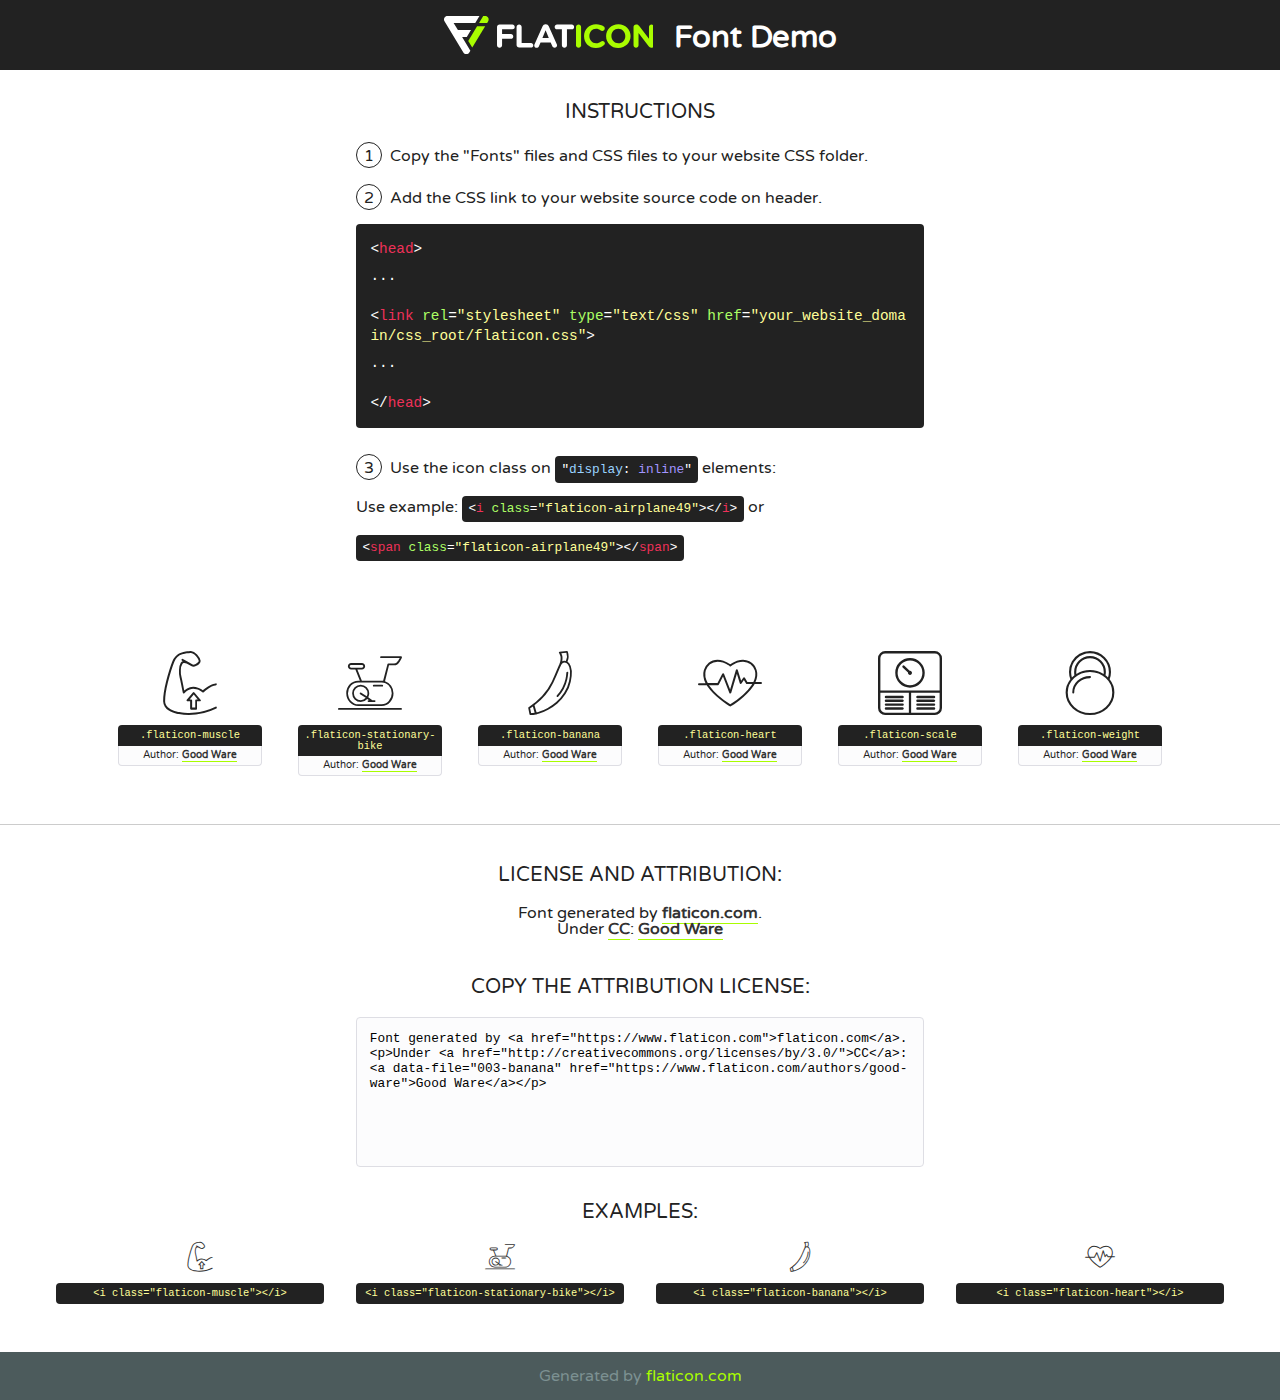
<file: fonts/flaticon/font/flaticon.html>
<!DOCTYPE html>
<!--
  Flaticon icon font: Flaticon
  Creation date: 03/06/2019 10:47
-->
<html>
<!DOCTYPE html>
<html>

<head>
    <title>Flaticon WebFont</title>
    <link href="http://fonts.googleapis.com/css?family=Varela+Round" rel="stylesheet" type="text/css" />
    <link rel="stylesheet" type="text/css" href="flaticon.css">
    <meta charset="UTF-8">
    <style>
    html, body, div, span, applet, object, iframe,
    h1, h2, h3, h4, h5, h6, p, blockquote, pre,
    a, abbr, acronym, address, big, cite, code,
    del, dfn, em, img, ins, kbd, q, s, samp,
    small, strike, strong, sub, sup, tt, var,
    b, u, i, center,
    dl, dt, dd, ol, ul, li,
    fieldset, form, label, legend,
    table, caption, tbody, tfoot, thead, tr, th, td,
    article, aside, canvas, details, embed, 
    figure, figcaption, footer, header, hgroup, 
    menu, nav, output, ruby, section, summary,
    time, mark, audio, video {
        margin: 0;
        padding: 0;
        border: 0;
        font-size: 100%;
        font: inherit;
        vertical-align: baseline;
    }
    /* HTML5 display-role reset for older browsers */
    article, aside, details, figcaption, figure, 
    footer, header, hgroup, menu, nav, section {
        display: block;
    }
    body {
        line-height: 1;
    }
    ol, ul {
        list-style: none;
    }
    blockquote, q {
        quotes: none;
    }
    blockquote:before, blockquote:after,
    q:before, q:after {
        content: '';
        content: none;
    }
    table {
        border-collapse: collapse;
        border-spacing: 0;
    }
    body {
        font-family: 'Varela Round', Helvetica, Arial, sans-serif;
        font-size: 16px;
        color: #222;
    }
    a {
        color: #333;
        border-bottom: 1px solid #a9fd00;
        font-weight: bold;
        text-decoration: none;
    }
    * {
        -moz-box-sizing: border-box;
        -webkit-box-sizing: border-box;
        box-sizing: border-box;
        margin: 0;
        padding: 0;
    }
    [class^="flaticon-"]:before, [class*=" flaticon-"]:before, [class^="flaticon-"]:after, [class*=" flaticon-"]:after {
        font-family: Flaticon;
        font-size: 30px;
        font-style: normal;
        margin-left: 20px;
        color: #333;
    }
    .wrapper {
        max-width: 600px;
        margin: auto;
        padding: 0 1em;
    }
    .title {
        font-size: 1.25em;
        text-align: center;
        margin-bottom: 1em;
        text-transform: uppercase;
    }
    header {
        text-align: center;
        background-color: #222;
        color: #fff;
        padding: 1em;
    }
    header .logo {
        width: 210px;
        height: 38px;
        display: inline-block;
        vertical-align: middle;
        margin-right: 1em;
        border: none;
    }
    header strong {
        font-size: 1.95em;
        font-weight: bold;
        vertical-align: middle;
        margin-top: 5px;
        display: inline-block;
    }
    .demo {
        margin: 2em auto;
        line-height: 1.25em;
    }
    .demo ul li {
        margin-bottom: 1em;
    }
    .demo ul li .num {
        color: #222;
        border-radius: 20px;
        display: inline-block;
        width: 26px;
        padding: 3px;
        height: 26px;
        text-align: center;
        margin-right: 0.5em;
        border: 1px solid #222;
    }
    .demo ul li code {
        background-color: #222;
        border-radius: 4px;
        padding: 0.25em 0.5em;
        display: inline-block;
        color: #fff;
        font-family: Consolas,Monaco,Lucida Console,Liberation Mono,DejaVu Sans Mono,Bitstream Vera Sans Mono,Courier New, monospace;
        font-weight: lighter;
        margin-top: 1em;
        font-size: 0.8em;
        word-break: break-all;
    }
    .demo ul li code.big {
        padding: 1em;
        font-size: 0.9em;
    }
    .demo ul li code .red {
        color: #EF3159;
    }
    .demo ul li code .green {
        color: #ACFF65;
    }
    .demo ul li code .yellow {
        color: #FFFF99;
    }
    .demo ul li code .blue {
        color: #99D3FF;
    }
    .demo ul li code .purple {
        color: #A295FF;
    }
    .demo ul li code .dots {
        margin-top: 0.5em;
        display: block;
    }
    #glyphs {
        border-bottom: 1px solid #ccc;
        padding: 2em 0;
        text-align: center;
    }
    .glyph {
        display: inline-block;
        width: 9em;
        margin: 1em;
        text-align: center;
        vertical-align: top;
        background: #FFF;
    }
    .glyph .glyph-icon {
        padding: 10px;
        display: block;
        font-family:"Flaticon";
        font-size: 64px;
        line-height: 1;
    }
    .glyph .glyph-icon:before {
        font-size: 64px;
        color: #222;
        margin-left: 0;
    }
    .class-name {
        font-size: 0.65em;
        background-color: #222;
        color: #fff;
        border-radius: 4px 4px 0 0;
        padding: 0.5em;
        color: #FFFF99;
        font-family: Consolas,Monaco,Lucida Console,Liberation Mono,DejaVu Sans Mono,Bitstream Vera Sans Mono,Courier New, monospace;
    }
    .author-name {
        font-size: 0.6em;
        background-color: #fcfcfd;
        border: 1px solid #DEDEE4;
        border-top: 0;
        border-radius: 0 0 4px 4px;
        padding: 0.5em;
    }
    .class-name:last-child {
        font-size: 10px;
        color:#888;
    }
    .class-name:last-child a {
        font-size: 10px;
        color:#555;
    }
    .class-name:last-child a:hover {
        color:#a9fd00;
    }
    .glyph > input {
        display: block;
        width: 100px;
        margin: 5px auto;
        text-align: center;
        font-size: 12px;
        cursor: text;
    }
    .glyph > input.icon-input {
        font-family:"Flaticon";
        font-size: 16px;
        margin-bottom: 10px;
    }
    .attribution .title {
        margin-top: 2em;
    }
    .attribution textarea {
        background-color: #fcfcfd;
        padding: 1em;
        border: none;
        box-shadow: none;
        border: 1px solid #DEDEE4;
        border-radius: 4px;
        resize: none;
        width: 100%;
        height: 150px;
        font-size: 0.8em;
        font-family: Consolas,Monaco,Lucida Console,Liberation Mono,DejaVu Sans Mono,Bitstream Vera Sans Mono,Courier New, monospace;
        -webkit-appearance: none;
    }
    .iconsuse {
        margin: 2em auto;
        text-align: center;
        max-width: 1200px;
    }
    .iconsuse:after {
        content: '';
        display: table;
        clear: both;
    }
    .iconsuse .image {
        float: left;
        width: 25%;
        padding: 0 1em;
    }
    .iconsuse .image p {
        margin-bottom: 1em;
    }
    .iconsuse .image span {
        display: block;
        font-size: 0.65em;
        background-color: #222;
        color: #fff;
        border-radius: 4px;
        padding: 0.5em;
        color: #FFFF99;
        margin-top: 1em;
        font-family: Consolas,Monaco,Lucida Console,Liberation Mono,DejaVu Sans Mono,Bitstream Vera Sans Mono,Courier New, monospace;
    }
    #footer {
        text-align: center;
        background-color: #4C5B5C;
        color: #7c9192;
        padding: 1em;
    }
    #footer a {
        border: none;
        color: #a9fd00;
        font-weight: normal;
    }
    @media (max-width: 960px) {
        .iconsuse .image {
            width: 50%;
        }
    }
    @media (max-width: 560px) {
        .iconsuse .image {
            width: 100%;
        }
    }
    </style>
</head>

<body class="characters-off">

    <header>
        <a href="https://www.flaticon.com" target="_blank" class="logo">
            <svg version="1.1" xmlns="http://www.w3.org/2000/svg" xmlns:xlink="http://www.w3.org/1999/xlink" xmlns:a="http://ns.adobe.com/AdobeSVGViewerExtensions/3.0/" viewBox="0 0 560.875 102.036" enable-background="new 0 0 560.875 102.036" xml:space="preserve">
                <defs>
                </defs>
                <g>
                    <g class="letters">
                        <path fill="#ffffff" d="M141.596,29.675c0-3.777,2.985-6.767,6.764-6.767h34.438c3.426,0,6.15,2.728,6.15,6.15
                        c0,3.43-2.724,6.149-6.15,6.149h-27.674v13.091h23.719c3.429,0,6.151,2.724,6.151,6.15c0,3.43-2.723,6.149-6.151,6.149h-23.719
                        v17.574c0,3.773-2.986,6.761-6.764,6.761c-3.779,0-6.764-2.989-6.764-6.761V29.675z"></path>
                        <path fill="#ffffff" d="M193.844,29.149c0-3.781,2.985-6.767,6.764-6.767c3.776,0,6.763,2.985,6.763,6.767v42.957h25.039
                        c3.426,0,6.149,2.726,6.149,6.153c0,3.425-2.723,6.15-6.149,6.15h-31.802c-3.779,0-6.764-2.986-6.764-6.768V29.149z"></path>
                        <path fill="#ffffff" d="M241.891,75.71l21.438-48.407c1.492-3.341,4.215-5.357,7.906-5.357h0.792
                        c3.686,0,6.323,2.017,7.815,5.357l21.439,48.407c0.436,0.967,0.701,1.845,0.701,2.723c0,3.602-2.809,6.501-6.414,6.501
                        c-3.161,0-5.269-1.845-6.499-4.655l-4.132-9.661h-27.059l-4.301,10.102c-1.144,2.631-3.426,4.214-6.237,4.214
                        c-3.517,0-6.24-2.81-6.24-6.325C241.1,77.64,241.451,76.677,241.891,75.71z M279.932,58.666l-8.521-20.297l-8.526,20.297H279.932
                        z"></path>
                        <path fill="#ffffff" d="M314.864,35.387H301.86c-3.429,0-6.239-2.813-6.239-6.238c0-3.429,2.811-6.24,6.239-6.24h39.533
                        c3.426,0,6.237,2.811,6.237,6.24c0,3.425-2.811,6.238-6.237,6.238h-13.001v42.785c0,3.773-2.99,6.761-6.764,6.761
                        c-3.779,0-6.764-2.989-6.764-6.761V35.387z"></path>
                        <path fill="#A9FD00" d="M352.615,29.149c0-3.781,2.985-6.767,6.767-6.767c3.774,0,6.761,2.985,6.761,6.767v49.024
                        c0,3.773-2.987,6.761-6.761,6.761c-3.781,0-6.767-2.989-6.767-6.761V29.149z"></path>
                        <path fill="#A9FD00" d="M374.132,53.836v-0.179c0-17.481,13.178-31.801,32.065-31.801c9.22,0,15.459,2.458,20.557,6.238
                        c1.402,1.054,2.637,2.985,2.637,5.357c0,3.692-2.985,6.59-6.681,6.59c-1.845,0-3.071-0.702-4.044-1.319
                        c-3.776-2.813-7.729-4.393-12.562-4.393c-10.364,0-17.831,8.611-17.831,19.154v0.173c0,10.542,7.291,19.329,17.831,19.329
                        c5.715,0,9.492-1.756,13.359-4.834c1.049-0.874,2.458-1.491,4.039-1.491c3.429,0,6.325,2.813,6.325,6.236
                        c0,2.106-1.056,3.78-2.282,4.834c-5.539,4.834-12.036,7.733-21.878,7.733C387.572,85.464,374.132,71.493,374.132,53.836z"></path>
                        <path fill="#A9FD00" d="M433.009,53.836v-0.179c0-17.481,13.79-31.801,32.766-31.801c18.981,0,32.592,14.143,32.592,31.628v0.173
                        c0,17.483-13.785,31.807-32.769,31.807C446.625,85.464,433.009,71.32,433.009,53.836z M484.224,53.836v-0.179
                        c0-10.539-7.725-19.326-18.626-19.326c-10.893,0-18.449,8.611-18.449,19.154v0.173c0,10.542,7.73,19.329,18.626,19.329
                        C476.676,72.986,484.224,64.378,484.224,53.836z"></path>
                        <path fill="#A9FD00" d="M506.233,29.321c0-3.774,2.99-6.763,6.767-6.763h1.401c3.252,0,5.183,1.583,7.029,3.953l26.093,34.265
                        V29.059c0-3.692,2.99-6.677,6.681-6.677c3.683,0,6.671,2.985,6.671,6.677v48.934c0,3.78-2.987,6.765-6.764,6.765h-0.436
                        c-3.257,0-5.188-1.581-7.034-3.953l-27.056-35.492v32.944c0,3.687-2.985,6.676-6.678,6.676c-3.683,0-6.673-2.989-6.673-6.676
                        V29.321z"></path>
                    </g>
                    <g class="insignia">
                        <path fill="#ffffff" d="M48.372,56.137h12.517l11.156-18.537H37.186L25.688,18.539h57.825L94.668,0H9.271
                        C5.925,0,2.842,1.801,1.198,4.716c-1.644,2.907-1.593,6.482,0.134,9.343l50.38,83.501c1.678,2.781,4.689,4.476,7.938,4.476
                        c3.246,0,6.257-1.695,7.935-4.476l2.898-4.804L48.372,56.137z"></path>
                        <g class="i">
                            <path fill="#A9FD00" d="M93.575,18.539h0.031v0.004l21.652,0.004l2.705-4.488c1.727-2.861,1.778-6.436,0.133-9.343
                            C116.454,1.801,113.371,0,110.026,0h-5.294L93.575,18.539z"></path>
                            <polygon fill="#A9FD00" points="88.291,27.356 64.725,66.486 75.519,84.404 109.942,27.356"></polygon>
                        </g>
                    </g>
                </g>
            </svg>
        </a>
        <strong>Font Demo</strong>
    </header>


    <section class="demo wrapper">

        <p class="title">Instructions</p>

        <ul>
            <li>
                <span class="num">1</span>Copy the "Fonts" files and CSS files to your website CSS folder.
            </li>
            <li>
                <span class="num">2</span>Add the CSS link to your website source code on header.
                <code class="big">
                    &lt;<span class="red">head</span>&gt;
                    <br/><span class="dots">...</span>
                    <br/>&lt;<span class="red">link</span> <span class="green">rel</span>=<span class="yellow">"stylesheet"</span> <span class="green">type</span>=<span class="yellow">"text/css"</span> <span class="green">href</span>=<span class="yellow">"your_website_domain/css_root/flaticon.css"</span>&gt;
                    <br/><span class="dots">...</span>
                    <br/>&lt;/<span class="red">head</span>&gt;
                </code>
            </li>

            <li>
                <p>
                    <span class="num">3</span>Use the icon class on <code>"<span class="blue">display</span>:<span class="purple"> inline</span>"</code> elements:
                    <br />
                    Use example: <code>&lt;<span class="red">i</span> <span class="green">class</span>=<span class="yellow">&quot;flaticon-airplane49&quot;</span>&gt;&lt;/<span class="red">i</span>&gt;</code> or <code>&lt;<span class="red">span</span> <span class="green">class</span>=<span class="yellow">&quot;flaticon-airplane49&quot;</span>&gt;&lt;/<span class="red">span</span>&gt;</code>
            </li>
        </ul>

    </section>




   <section id="glyphs">          
    
      
        <div class="glyph"><div class="glyph-icon flaticon-muscle"></div>
            <div class="class-name">.flaticon-muscle</div>
            <div class="author-name">Author: <a data-file="001-muscle" href="https://www.flaticon.com/authors/good-ware">Good Ware</a> </div> 
        </div>        
        
        <div class="glyph"><div class="glyph-icon flaticon-stationary-bike"></div>
            <div class="class-name">.flaticon-stationary-bike</div>
            <div class="author-name">Author: <a data-file="002-stationary-bike" href="https://www.flaticon.com/authors/good-ware">Good Ware</a> </div> 
        </div>        
        
        <div class="glyph"><div class="glyph-icon flaticon-banana"></div>
            <div class="class-name">.flaticon-banana</div>
            <div class="author-name">Author: <a data-file="003-banana" href="https://www.flaticon.com/authors/good-ware">Good Ware</a> </div> 
        </div>        
        
        <div class="glyph"><div class="glyph-icon flaticon-heart"></div>
            <div class="class-name">.flaticon-heart</div>
            <div class="author-name">Author: <a data-file="004-heart" href="https://www.flaticon.com/authors/good-ware">Good Ware</a> </div> 
        </div>        
        
        <div class="glyph"><div class="glyph-icon flaticon-scale"></div>
            <div class="class-name">.flaticon-scale</div>
            <div class="author-name">Author: <a data-file="005-scale" href="https://www.flaticon.com/authors/good-ware">Good Ware</a> </div> 
        </div>        
        
        <div class="glyph"><div class="glyph-icon flaticon-weight"></div>
            <div class="class-name">.flaticon-weight</div>
            <div class="author-name">Author: <a data-file="006-weight" href="https://www.flaticon.com/authors/good-ware">Good Ware</a> </div> 
        </div>        
        

    </section>



    <section class="attribution wrapper"   style="text-align:center;">

      <div class="title">License and attribution:</div><div class="attrDiv">Font generated by <a href="https://www.flaticon.com">flaticon.com</a>. <div><p>Under <a href="http://creativecommons.org/licenses/by/3.0/">CC</a>: <a data-file="003-banana" href="https://www.flaticon.com/authors/good-ware">Good Ware</a></p>  </div>
      </div>
      <div class="title">Copy the Attribution License:</div>

    <textarea onclick="this.focus();this.select();">Font generated by &lt;a href=&quot;https://www.flaticon.com&quot;&gt;flaticon.com&lt;/a&gt;. <p>Under <a href="http://creativecommons.org/licenses/by/3.0/">CC</a>: <a data-file="003-banana" href="https://www.flaticon.com/authors/good-ware">Good Ware</a></p>  
     </textarea>

    </section>

    <section class="iconsuse">

          <div class="title">Examples:</div>            
             
            <div class="image">
                <p>
                    <i class="glyph-icon flaticon-muscle"></i> 
                    <span>&lt;i class=&quot;flaticon-muscle&quot;&gt;&lt;/i&gt;</span>
                </p>
            </div>
            
            <div class="image">
                <p>
                    <i class="glyph-icon flaticon-stationary-bike"></i> 
                    <span>&lt;i class=&quot;flaticon-stationary-bike&quot;&gt;&lt;/i&gt;</span>
                </p>
            </div>
            
            <div class="image">
                <p>
                    <i class="glyph-icon flaticon-banana"></i> 
                    <span>&lt;i class=&quot;flaticon-banana&quot;&gt;&lt;/i&gt;</span>
                </p>
            </div>
            
            <div class="image">
                <p>
                    <i class="glyph-icon flaticon-heart"></i> 
                    <span>&lt;i class=&quot;flaticon-heart&quot;&gt;&lt;/i&gt;</span>
                </p>
            </div>
                       
        </div>
                            
    </section>

<div id="footer">
    <div>Generated by <a href="https://www.flaticon.com">flaticon.com</a>
    </div>
</div>



</body>
</html>
</file>
<file: css/style.css>
body {
  line-height: 1.7;
  color: gray;
  font-weight: 300;
  background-color: #222831;
  font-size: 16px; }

::-moz-selection {
  background: #000;
  color: #fff; }

::selection {
  background: #000;
  color: #fff; }

a {
  -webkit-transition: .3s all ease;
  -o-transition: .3s all ease;
  transition: .3s all ease; }
  a:hover {
    text-decoration: none; }

h1, h2, h3, h4, h5,
.h1, .h2, .h3, .h4, .h5 {
  font-family: "Montserrat", -apple-system, BlinkMacSystemFont, "Segoe UI", Roboto, "Helvetica Neue", Arial, sans-serif, "Apple Color Emoji", "Segoe UI Emoji", "Segoe UI Symbol", "Noto Color Emoji";
  color: #fff; }

.border-2 {
  border-width: 2px; }

.text-black {
  color: #000 !important; }

.bg-black {
  background: #000 !important; }

.color-black-opacity-5 {
  color: rgba(0, 0, 0, 0.5); }

.color-white-opacity-5 {
  color: rgba(255, 255, 255, 0.5); }

.site-wrap:before {
  display: none;
  -webkit-transition: .3s all ease-in-out;
  -o-transition: .3s all ease-in-out;
  transition: .3s all ease-in-out;
  background: rgba(0, 0, 0, 0.6);
  content: "";
  position: absolute;
  z-index: 2000;
  top: 0;
  left: 0;
  right: 0;
  bottom: 0;
  opacity: 0;
  visibility: hidden; }

.offcanvas-menu .site-wrap {
  height: 100%;
  width: 100%;
  z-index: 2; }
  .offcanvas-menu .site-wrap:before {
    opacity: 1;
    visibility: visible; }

.btn {
  text-transform: uppercase;
  font-size: 12px;
  font-weight: 900;
  border-width: 2px; }
  .btn:hover, .btn:active, .btn:focus {
    outline: none;
    -webkit-box-shadow: none !important;
    box-shadow: none !important; }
  .btn.btn-primary:hover {
    border-color: #fff;
    background: transparent;
    color: #fff; }
  .btn.btn-black {
    border-width: 2px;
    border-color: #000;
    background: #000;
    color: #fff; }
    .btn.btn-black:hover {
      color: #000;
      background-color: transparent; }
    .btn.btn-black.btn-outline-black {
      color: #000;
      background-color: transparent; }
      .btn.btn-black.btn-outline-black:hover {
        border-color: #000;
        background: #000;
        color: #fff; }
  .btn.btn-white {
    border-width: 2px;
    border-color: #fff;
    background: #fff;
    color: #000; }
    .btn.btn-white:hover {
      color: #fff;
      background-color: transparent; }
    .btn.btn-white.btn-outline-white {
      color: #fff;
      background-color: transparent; }
      .btn.btn-white.btn-outline-white:hover {
        border-color: #fff;
        background: #fff;
        color: #000; }

.line-height-1 {
  line-height: 1 !important; }

.bg-black {
  background: #000; }

.form-control {
  height: 43px;
  border-radius: 4px;
  background: none;
  border-width: 1px;
  color: #fff !important;
  border-color: rgba(255, 255, 255, 0.2);
  font-family: "Montserrat", -apple-system, BlinkMacSystemFont, "Segoe UI", Roboto, "Helvetica Neue", Arial, sans-serif, "Apple Color Emoji", "Segoe UI Emoji", "Segoe UI Symbol", "Noto Color Emoji"; }
  .form-control:active, .form-control:focus {
    border-color: #ee1e46;
    background: none; }
  .form-control:hover, .form-control:active, .form-control:focus {
    -webkit-box-shadow: none !important;
    box-shadow: none !important; }

.site-section {
  padding: 2.5em 0; }
  @media (min-width: 768px) {
    .site-section {
      padding: 5em 0; } }
  .site-section.site-section-sm {
    padding: 4em 0; }

.site-section-heading {
  padding-bottom: 20px;
  margin-bottom: 0px;
  position: relative;
  font-size: 30px; }

.border-top {
  border-top: 1px solid #edf0f5 !important; }

.bg-text-line {
  display: inline;
  background: #000;
  -webkit-box-shadow: 20px 0 0 #000, -20px 0 0 #000;
  box-shadow: 20px 0 0 #000, -20px 0 0 #000; }

.text-white-opacity-05 {
  color: rgba(255, 255, 255, 0.5); }

.text-black-opacity-05 {
  color: rgba(0, 0, 0, 0.5); }

.hover-bg-enlarge {
  overflow: hidden;
  position: relative; }
  @media (max-width: 991.98px) {
    .hover-bg-enlarge {
      height: auto !important; } }
  .hover-bg-enlarge > div {
    -webkit-transform: scale(1);
    -ms-transform: scale(1);
    transform: scale(1);
    -webkit-transition: .8s all ease-in-out;
    -o-transition: .8s all ease-in-out;
    transition: .8s all ease-in-out; }
  .hover-bg-enlarge:hover > div, .hover-bg-enlarge:focus > div, .hover-bg-enlarge:active > div {
    -webkit-transform: scale(1.2);
    -ms-transform: scale(1.2);
    transform: scale(1.2); }
  @media (max-width: 991.98px) {
    .hover-bg-enlarge .bg-image-md-height {
      height: 300px !important; } }

.bg-image {
  background-size: cover;
  background-position: center center;
  background-repeat: no-repeat;
  background-attachment: fixed; }
  .bg-image.overlay {
    position: relative; }
    .bg-image.overlay:after {
      position: absolute;
      content: "";
      top: 0;
      left: 0;
      right: 0;
      bottom: 0;
      z-index: 0;
      width: 100%;
      background: rgba(0, 0, 0, 0.7); }
  .bg-image > .container {
    position: relative;
    z-index: 1; }

@media (max-width: 991.98px) {
  .img-md-fluid {
    max-width: 100%; } }

@media (max-width: 991.98px) {
  .display-1, .display-3 {
    font-size: 3rem; } }

.play-single-big {
  width: 90px;
  height: 90px;
  display: inline-block;
  border: 2px solid #fff;
  color: #fff !important;
  border-radius: 50%;
  position: relative;
  -webkit-transition: .3s all ease-in-out;
  -o-transition: .3s all ease-in-out;
  transition: .3s all ease-in-out; }
  .play-single-big > span {
    font-size: 50px;
    position: absolute;
    top: 50%;
    left: 50%;
    -webkit-transform: translate(-40%, -50%);
    -ms-transform: translate(-40%, -50%);
    transform: translate(-40%, -50%); }
  .play-single-big:hover {
    width: 120px;
    height: 120px; }

.overlap-to-top {
  margin-top: -150px; }

.ul-check {
  margin-bottom: 50px; }
  .ul-check li {
    position: relative;
    padding-left: 35px;
    margin-bottom: 15px;
    line-height: 1.5; }
    .ul-check li:before {
      left: 0;
      font-size: 20px;
      top: -.3rem;
      font-family: "icomoon";
      content: "\e5ca";
      position: absolute; }
  .ul-check.white li:before {
    color: #fff; }
  .ul-check.success li:before {
    color: #8bc34a; }
  .ul-check.primary li:before {
    color: #ee1e46; }

.select-wrap, .wrap-icon {
  position: relative; }
  .select-wrap .icon, .wrap-icon .icon {
    position: absolute;
    right: 10px;
    top: 50%;
    -webkit-transform: translateY(-50%);
    -ms-transform: translateY(-50%);
    transform: translateY(-50%);
    font-size: 22px; }
  .select-wrap select, .wrap-icon select {
    -webkit-appearance: none;
    -moz-appearance: none;
    appearance: none;
    width: 100%; }

.site-logo {
  position: relative;
  font-weight: 900;
  font-size: 1.3rem; }
  .site-logo a {
    color: #fff; }

.site-navbar {
  margin-bottom: 0px;
  z-index: 1999;
  position: absolute;
  width: 100%; }
  .site-navbar .container-fluid {
    padding-left: 7rem;
    padding-right: 7rem; }
  .site-navbar .site-navigation.border-bottom {
    border-bottom: 1px solid #f3f3f4 !important; }
  .site-navbar .site-navigation .site-menu {
    margin-bottom: 0; }
    .site-navbar .site-navigation .site-menu .active > a {
      display: inline-block;
      position: relative; }
      .site-navbar .site-navigation .site-menu .active > a:before {
        content: "";
        position: absolute;
        bottom: 0;
        left: 20px;
        right: 20px;
        height: 2px;
        background: #fff; }
    .site-navbar .site-navigation .site-menu a {
      text-decoration: none !important;
      display: inline-block; }
    .site-navbar .site-navigation .site-menu > li {
      display: inline-block; }
      .site-navbar .site-navigation .site-menu > li > a {
        padding: 5px 20px;
        color: #fff;
        font-size: 12px;
        letter-spacing: .1rem;
        text-transform: uppercase;
        font-weight: 400;
        display: inline-block;
        text-decoration: none !important; }
        .site-navbar .site-navigation .site-menu > li > a:hover {
          color: #fff; }
    .site-navbar .site-navigation .site-menu .has-children {
      position: relative; }
      .site-navbar .site-navigation .site-menu .has-children > a {
        position: relative;
        padding-right: 20px; }
        .site-navbar .site-navigation .site-menu .has-children > a:before {
          position: absolute;
          content: "\e313";
          font-size: 16px;
          top: 50%;
          right: 0;
          -webkit-transform: translateY(-50%);
          -ms-transform: translateY(-50%);
          transform: translateY(-50%);
          font-family: 'icomoon'; }
      .site-navbar .site-navigation .site-menu .has-children .dropdown {
        visibility: hidden;
        opacity: 0;
        top: 100%;
        position: absolute;
        text-align: left;
        border-top: 2px solid #ee1e46;
        -webkit-box-shadow: 0 2px 10px -2px rgba(0, 0, 0, 0.1);
        box-shadow: 0 2px 10px -2px rgba(0, 0, 0, 0.1);
        border-left: 1px solid #edf0f5;
        border-right: 1px solid #edf0f5;
        border-bottom: 1px solid #edf0f5;
        padding: 0px 0;
        margin-top: 20px;
        margin-left: 0px;
        background: #fff;
        -webkit-transition: 0.2s 0s;
        -o-transition: 0.2s 0s;
        transition: 0.2s 0s; }
        .site-navbar .site-navigation .site-menu .has-children .dropdown.arrow-top {
          position: absolute; }
          .site-navbar .site-navigation .site-menu .has-children .dropdown.arrow-top:before {
            bottom: 100%;
            left: 20%;
            border: solid transparent;
            content: " ";
            height: 0;
            width: 0;
            position: absolute;
            pointer-events: none; }
          .site-navbar .site-navigation .site-menu .has-children .dropdown.arrow-top:before {
            border-color: rgba(136, 183, 213, 0);
            border-bottom-color: #fff;
            border-width: 10px;
            margin-left: -10px; }
        .site-navbar .site-navigation .site-menu .has-children .dropdown a {
          text-transform: none;
          letter-spacing: normal;
          -webkit-transition: 0s all;
          -o-transition: 0s all;
          transition: 0s all;
          color: #343a40; }
        .site-navbar .site-navigation .site-menu .has-children .dropdown .active > a {
          color: #ee1e46 !important; }
        .site-navbar .site-navigation .site-menu .has-children .dropdown > li {
          list-style: none;
          padding: 0;
          margin: 0;
          min-width: 200px; }
          .site-navbar .site-navigation .site-menu .has-children .dropdown > li > a {
            padding: 9px 20px;
            display: block; }
            .site-navbar .site-navigation .site-menu .has-children .dropdown > li > a:hover {
              color: #f4f5f9;
              background: #25262a; }
          .site-navbar .site-navigation .site-menu .has-children .dropdown > li.has-children > a:before {
            content: "\e315";
            right: 20px; }
          .site-navbar .site-navigation .site-menu .has-children .dropdown > li.has-children > .dropdown, .site-navbar .site-navigation .site-menu .has-children .dropdown > li.has-children > ul {
            left: 100%;
            top: 0; }
          .site-navbar .site-navigation .site-menu .has-children .dropdown > li.has-children:hover > a, .site-navbar .site-navigation .site-menu .has-children .dropdown > li.has-children:active > a, .site-navbar .site-navigation .site-menu .has-children .dropdown > li.has-children:focus > a {
            color: #25262a;
            background: #f4f5f9; }
      .site-navbar .site-navigation .site-menu .has-children:hover > a, .site-navbar .site-navigation .site-menu .has-children:focus > a, .site-navbar .site-navigation .site-menu .has-children:active > a {
        color: #ee1e46; }
      .site-navbar .site-navigation .site-menu .has-children:hover, .site-navbar .site-navigation .site-menu .has-children:focus, .site-navbar .site-navigation .site-menu .has-children:active {
        cursor: pointer; }
        .site-navbar .site-navigation .site-menu .has-children:hover > .dropdown, .site-navbar .site-navigation .site-menu .has-children:focus > .dropdown, .site-navbar .site-navigation .site-menu .has-children:active > .dropdown {
          -webkit-transition-delay: 0s;
          -o-transition-delay: 0s;
          transition-delay: 0s;
          margin-top: 0px;
          visibility: visible;
          opacity: 1; }
    .site-navbar .site-navigation .site-menu.site-menu-dark > li > a {
      color: #fff; }

.site-mobile-menu {
  width: 300px;
  position: fixed;
  right: 0;
  z-index: 2000;
  padding-top: 20px;
  background: #fff;
  height: calc(100vh);
  -webkit-transform: translateX(110%);
  -ms-transform: translateX(110%);
  transform: translateX(110%);
  -webkit-box-shadow: -10px 0 20px -10px rgba(0, 0, 0, 0.1);
  box-shadow: -10px 0 20px -10px rgba(0, 0, 0, 0.1);
  -webkit-transition: .3s all ease-in-out;
  -o-transition: .3s all ease-in-out;
  transition: .3s all ease-in-out; }
  .offcanvas-menu .site-mobile-menu {
    -webkit-transform: translateX(0%);
    -ms-transform: translateX(0%);
    transform: translateX(0%); }
  .site-mobile-menu .site-mobile-menu-header {
    width: 100%;
    float: left;
    padding-left: 20px;
    padding-right: 20px; }
    .site-mobile-menu .site-mobile-menu-header .site-mobile-menu-close {
      float: right;
      margin-top: 8px; }
      .site-mobile-menu .site-mobile-menu-header .site-mobile-menu-close span {
        font-size: 30px;
        display: inline-block;
        padding-left: 10px;
        padding-right: 0px;
        line-height: 1;
        cursor: pointer;
        -webkit-transition: .3s all ease;
        -o-transition: .3s all ease;
        transition: .3s all ease; }
        .site-mobile-menu .site-mobile-menu-header .site-mobile-menu-close span:hover {
          color: #25262a; }
    .site-mobile-menu .site-mobile-menu-header .site-mobile-menu-logo {
      float: left;
      margin-top: 10px;
      margin-left: 0px; }
      .site-mobile-menu .site-mobile-menu-header .site-mobile-menu-logo a {
        display: inline-block;
        text-transform: uppercase; }
        .site-mobile-menu .site-mobile-menu-header .site-mobile-menu-logo a img {
          max-width: 70px; }
        .site-mobile-menu .site-mobile-menu-header .site-mobile-menu-logo a:hover {
          text-decoration: none; }
  .site-mobile-menu .site-mobile-menu-body {
    overflow-y: scroll;
    -webkit-overflow-scrolling: touch;
    position: relative;
    padding: 0 20px 20px 20px;
    height: calc(100vh - 52px);
    padding-bottom: 150px; }
  .site-mobile-menu .site-nav-wrap {
    padding: 0;
    margin: 0;
    list-style: none;
    position: relative; }
    .site-mobile-menu .site-nav-wrap a {
      padding: 10px 20px;
      display: block;
      position: relative;
      color: #212529; }
      .site-mobile-menu .site-nav-wrap a:hover {
        color: #ee1e46; }
    .site-mobile-menu .site-nav-wrap li {
      position: relative;
      display: block; }
      .site-mobile-menu .site-nav-wrap li.active > a {
        color: #ee1e46; }
    .site-mobile-menu .site-nav-wrap .arrow-collapse {
      position: absolute;
      right: 0px;
      top: 10px;
      z-index: 20;
      width: 36px;
      height: 36px;
      text-align: center;
      cursor: pointer;
      border-radius: 50%; }
      .site-mobile-menu .site-nav-wrap .arrow-collapse:hover {
        background: #f8f9fa; }
      .site-mobile-menu .site-nav-wrap .arrow-collapse:before {
        font-size: 12px;
        z-index: 20;
        font-family: "icomoon";
        content: "\f078";
        position: absolute;
        top: 50%;
        left: 50%;
        -webkit-transform: translate(-50%, -50%) rotate(-180deg);
        -ms-transform: translate(-50%, -50%) rotate(-180deg);
        transform: translate(-50%, -50%) rotate(-180deg);
        -webkit-transition: .3s all ease;
        -o-transition: .3s all ease;
        transition: .3s all ease; }
      .site-mobile-menu .site-nav-wrap .arrow-collapse.collapsed:before {
        -webkit-transform: translate(-50%, -50%);
        -ms-transform: translate(-50%, -50%);
        transform: translate(-50%, -50%); }
    .site-mobile-menu .site-nav-wrap > li {
      display: block;
      position: relative;
      float: left;
      width: 100%; }
      .site-mobile-menu .site-nav-wrap > li > a {
        padding-left: 20px;
        font-size: 20px; }
      .site-mobile-menu .site-nav-wrap > li > ul {
        padding: 0;
        margin: 0;
        list-style: none; }
        .site-mobile-menu .site-nav-wrap > li > ul > li {
          display: block; }
          .site-mobile-menu .site-nav-wrap > li > ul > li > a {
            padding-left: 40px;
            font-size: 16px; }
          .site-mobile-menu .site-nav-wrap > li > ul > li > ul {
            padding: 0;
            margin: 0; }
            .site-mobile-menu .site-nav-wrap > li > ul > li > ul > li {
              display: block; }
              .site-mobile-menu .site-nav-wrap > li > ul > li > ul > li > a {
                font-size: 16px;
                padding-left: 60px; }
    .site-mobile-menu .site-nav-wrap[data-class="social"] {
      float: left;
      width: 100%;
      margin-top: 30px;
      padding-bottom: 5em; }
      .site-mobile-menu .site-nav-wrap[data-class="social"] > li {
        width: auto; }
        .site-mobile-menu .site-nav-wrap[data-class="social"] > li:first-child a {
          padding-left: 15px !important; }

.sticky-wrapper {
  position: absolute;
  z-index: 100;
  width: 100%; }
  .sticky-wrapper + .site-blocks-cover {
    margin-top: 96px; }
  .sticky-wrapper .site-navbar {
    -webkit-transition: .3s all ease;
    -o-transition: .3s all ease;
    transition: .3s all ease; }
    .sticky-wrapper .site-navbar .site-menu > li {
      display: inline-block; }
      .sticky-wrapper .site-navbar .site-menu > li > a.active {
        color: #fff;
        position: relative; }
        .sticky-wrapper .site-navbar .site-menu > li > a.active:after {
          height: 2px;
          background: #fff;
          content: "";
          position: absolute;
          bottom: 0;
          left: 20px;
          right: 20px; }
  .sticky-wrapper.is-sticky .site-navbar {
    -webkit-box-shadow: 4px 0 20px -5px rgba(0, 0, 0, 0.2);
    box-shadow: 4px 0 20px -5px rgba(0, 0, 0, 0.2);
    background: #fff; }
    .sticky-wrapper.is-sticky .site-navbar .site-logo a {
      color: #000; }
      .sticky-wrapper.is-sticky .site-navbar .site-logo a img {
        width: 70px; }
    .sticky-wrapper.is-sticky .site-navbar .site-menu > li {
      display: inline-block; }
      .sticky-wrapper.is-sticky .site-navbar .site-menu > li > a {
        padding: 5px 20px;
        color: #000;
        display: inline-block;
        text-decoration: none !important; }
        .sticky-wrapper.is-sticky .site-navbar .site-menu > li > a:hover {
          color: #ee1e46; }
        .sticky-wrapper.is-sticky .site-navbar .site-menu > li > a.active:after {
          background: #ee1e46; }
  .sticky-wrapper .shrink {
    padding-top: 10px !important;
    padding-bottom: 10px !important; }

.hero {
  background-size: cover;
  background-position: center center; }
  .hero, .hero > .container > .row {
    height: 100vh;
    min-height: 500px; }
  .hero.overlay:before {
    content: "";
    position: absolute;
    background: rgba(0, 0, 0, 0.5);
    top: 0;
    left: 0;
    right: 0;
    bottom: 0; }
  .hero h1 {
    font-weight: 700;
    font-size: 4rem; }
    @media (max-width: 991.98px) {
      .hero h1 {
        font-size: 2.5rem; } }
  .hero p {
    color: rgba(255, 255, 255, 0.7); }

#date-countdown {
  margin-bottom: 20px; }
  #date-countdown .countdown-block {
    display: inline-block;
    font-size: 12px;
    border-radius: 7px;
    color: #fff;
    padding-top: 10px;
    padding-bottom: 10px;
    width: 80px;
    margin-right: 8px;
    text-align: center; }
    #date-countdown .countdown-block .label {
      line-height: 1.2;
      font-size: 2rem;
      display: block; }

#date-countdown2 {
  margin-bottom: 20px; }
  #date-countdown2 .countdown-block {
    display: inline-block;
    font-size: 12px;
    border-radius: 7px;
    color: #fff;
    padding-top: 10px;
    padding-bottom: 10px;
    width: 80px;
    margin-right: 8px;
    text-align: center; }
    #date-countdown2 .countdown-block .label {
      line-height: 1.2;
      font-size: 1rem;
      display: block; }

.more {
  text-transform: uppercase;
  font-size: 12px;
  font-weight: 800; }
  .more.light {
    color: #fff; }

.team-vs {
  background-color: #0d0f13;
  overflow: hidden;
  border-radius: 10px;
  margin-top: -90px;
  position: relative;
  -webkit-box-shadow: 0 15px 30px 0 rgba(0, 0, 0, 0.1);
  box-shadow: 0 15px 30px 0 rgba(0, 0, 0, 0.1); }
  .team-vs .score {
    position: absolute;
    top: 50%;
    left: 48%;
    -webkit-transform: translate(-50%, -50%);
    -ms-transform: translate(-50%, -50%);
    transform: translate(-50%, -50%);
    color: #fff;
    font-size: 3rem;
    font-weight: 700;
    z-index: 2;
    letter-spacing: .2em; }
    @media (max-width: 991.98px) {
      .team-vs .score {
        font-size: 2rem;
        left: 50%; } }
  .team-vs h3 {
    font-size: 20px;
    color: #fff;
    font-weight: 900;
    margin-bottom: 20px; }
  .team-vs ul {
    color: #fff; }
  .team-vs .team-details {
    position: relative;
    z-index: 2; }
    .team-vs .team-details img {
      width: 90px; }
  .team-vs .team-1, .team-vs .team-2 {
    padding: 30px; }
  .team-vs .team-2 {
    position: relative; }
    .team-vs .team-2:before {
      position: absolute;
      background: #f6d743;
      background: #ee1943;
      content: "";
      left: -12%;
      right: 0;
      top: 0;
      width: 200%;
      height: 200%;
      -webkit-transform: skew(-15deg);
      -ms-transform: skew(-15deg);
      transform: skew(-15deg); }

.latest-news {
  padding: 100px 0; }
  .latest-news .post-entry {
    position: relative;
    overflow: hidden; }
    .latest-news .post-entry img {
      -webkit-transition: .3s all ease;
      -o-transition: .3s all ease;
      transition: .3s all ease;
      -webkit-transform: scale(1);
      -ms-transform: scale(1);
      transform: scale(1); }
    .latest-news .post-entry:before {
      content: "";
      width: 0;
      height: 5px;
      position: absolute;
      bottom: 0;
      left: 0;
      -webkit-transition: .3s all ease;
      -o-transition: .3s all ease;
      transition: .3s all ease;
      background-color: #ee1e46;
      z-index: 2; }
    .latest-news .post-entry .caption {
      position: absolute;
      top: 0;
      left: 0;
      right: 0;
      bottom: 0;
      z-index: 2;
      z-index: 1; }
      .latest-news .post-entry .caption:before {
        content: "";
        position: absolute;
        top: 0;
        z-index: -1;
        left: 0;
        right: 0;
        bottom: 0;
        -webkit-transition: .3s all ease;
        -o-transition: .3s all ease;
        transition: .3s all ease;
        background: rgba(0, 0, 0, 0.4); }
      .latest-news .post-entry .caption .caption-inner {
        position: absolute;
        bottom: 30px;
        left: 30px;
        right: 30px; }
        .latest-news .post-entry .caption .caption-inner h3 {
          font-size: 16px;
          font-weight: 700;
          color: #fff; }
    .latest-news .post-entry .author .img {
      -webkit-box-flex: 0;
      -ms-flex: 0 0 40px;
      flex: 0 0 40px; }
      .latest-news .post-entry .author .img img {
        max-width: 100%;
        border-radius: 50%; }
    .latest-news .post-entry .author .text h4 {
      color: #fff;
      font-weight: 700; }
    .latest-news .post-entry .author .text span {
      color: rgba(255, 255, 255, 0.5); }
    .latest-news .post-entry .author .text h4, .latest-news .post-entry .author .text span {
      margin: 0;
      line-height: 1;
      font-size: 14px; }
    .latest-news .post-entry:hover img {
      -webkit-transform: scale(1.1);
      -ms-transform: scale(1.1);
      transform: scale(1.1); }
    .latest-news .post-entry:hover .caption:before {
      background: rgba(0, 0, 0, 0.7); }
    .latest-news .post-entry:hover:before {
      width: 100%; }

.video-media {
  position: relative; }
  .video-media:before {
    position: absolute;
    content: "";
    top: 0;
    left: 0;
    right: 0;
    bottom: 0;
    background: rgba(0, 0, 0, 0.3); }
  .video-media .play-button {
    position: absolute;
    display: block;
    bottom: 20px;
    left: 20px;
    font-size: 20px;
    font-weight: 700;
    color: #fff;
    width: 100%; }
    .video-media .play-button .icon {
      -webkit-box-flex: 0;
      -ms-flex: 0 0 50px;
      flex: 0 0 50px;
      height: 50px;
      border-radius: 50%;
      background: #ee1e46;
      position: relative; }
      .video-media .play-button .icon:before {
        content: "";
        position: absolute;
        left: -5px;
        top: -5px;
        width: 60px;
        height: 60px;
        border: 2px solid #ee1e46;
        border-radius: 50%; }
      .video-media .play-button .icon > span {
        position: absolute;
        top: 50%;
        color: #fff;
        left: 55%;
        font-size: 18px;
        -webkit-transform: translate(-50%, -50%);
        -ms-transform: translate(-50%, -50%);
        transform: translate(-50%, -50%); }
    .video-media .play-button .meta {
      font-size: 12px; }
    .video-media .play-button .caption {
      width: 100%; }
      .video-media .play-button .caption h3 {
        line-height: 1;
        color: #fff;
        font-weight: 700;
        font-size: 18px; }

.widget-next-match {
  border: 1px solid rgba(255, 255, 255, 0.1); }

.widget-vs {
  width: 100%; }
  .widget-vs img {
    max-width: 120px; }
  .widget-vs h3 {
    color: #fff;
    font-weight: 700;
    font-size: 18px; }
  .widget-vs .vs > span {
    display: inline-block;
    font-size: 12px;
    background: #ee1e46;
    padding: 5px 20px;
    border-radius: 30px;
    color: #fff;
    font-weight: 700; }

.widget-vs-contents {
  padding-bottom: 0px; }
  .widget-vs-contents h4 {
    color: #ee1e46;
    font-size: 16px;
    font-weight: 700; }

.widget-title {
  padding: 16px 20px;
  color: #fff;
  background-color: #ee1e46; }
  .widget-title h3 {
    margin: 0;
    padding: 0;
    font-size: 16px;
    color: #fff;
    font-weight: 700; }

.widget-body {
  padding: 20px; }

.title-section {
  margin-bottom: 30px; }
  .title-section .heading {
    color: #fff;
    font-size: 20px;
    position: relative;
    padding-left: 30px; }
    .title-section .heading:before {
      position: absolute;
      content: "";
      width: 10px;
      top: 0;
      left: 0;
      bottom: 0;
      background: #ee1e46; }
      .custom-table {
        margin-bottom: 0;
    }
    
    .custom-table thead tr th {
        background: #ee1e46;
        color: #fff;
        border: none;
    }
    
    .custom-table tbody tr td {
        font-size: 18px;
        border: none;
        border-bottom: 1px solid rgba(255, 255, 255, 0.1);
    }
    
    .custom-table tbody tr td strong {
        font-weight: 400;
    }
    
    .custom-table tbody tr:last-child td {
        border: none;
    }
    
    .custom-table .player-info {
        display: flex;
        align-items: center;
    }
    
    .custom-table .player-img {
        width: 60px;
        height: 50px;
        border-radius: 50%;
        margin-right: 10px;
        object-fit: cover; 
        border: 2px solid #fff; 
    }
    
    .team-info {
      display: flex;
      align-items: center;
  }
  
  .team-logo {
      width: 30px; 
      height: auto; 
      margin-right: 10px;
  }

.footer-section {
  padding: 70px 0;
  font-size: 14px;
  color: rgba(255, 255, 255, 0.5);
  background: #1a1e25; }
  .footer-section .widget h3 {
    color: #fff;
    font-size: 18px;
    margin-bottom: 20px; }
  .footer-section .widget .links li {
    margin-bottom: 10px; }
    .footer-section .widget .links li a {
      color: rgba(255, 255, 255, 0.5); }
      .footer-section .widget .links li a:hover {
        color: #ee1e46; }

.custom-nav a {
  font-size: 30px;
  display: inline-block;
  width: 40px;
  height: 40px;
  position: relative;
  color: #fff;
  border-radius: 5px;
  background: rgba(255, 255, 255, 0.1); }
  .custom-nav a > span {
    position: absolute;
    top: 50%;
    left: 50%;
    -webkit-transform: translate(-50%, -50%);
    -ms-transform: translate(-50%, -50%);
    transform: translate(-50%, -50%); }
  .custom-nav a:hover {
    background-color: #ee1e46; }

.owl-dots {
  position: absolute;
  width: 100%;
  bottom: -50px;
  text-align: center; }
  .owl-dots .owl-dot {
    display: inline-block; }
    .owl-dots .owl-dot > span {
      display: inline-block;
      background: rgba(255, 255, 255, 0.2);
      width: 20px;
      height: 3px;
      margin: 5px; }
    .owl-dots .owl-dot.active > span {
      background: #ee1e46; }

.bg-light {
  background: rgba(255, 255, 255, 0.05) !important; }

.bg-dark {
  background: #1a1e25 !important; }

.custom-media .img {
  -webkit-box-flex: 0;
  -ms-flex: 0 0 150px;
  flex: 0 0 150px; }
  .custom-media .img img {
    max-width: 100%;
    border-radius: 7px; }

.custom-media .text .meta {
  color: rgba(255, 255, 255, 0.3);
  font-size: 12px;
  font-weight: 700; }

.custom-media .text h3 {
  font-size: 18px; }
  .custom-media .text h3 a {
    color: #fff; }
    .custom-media .text h3 a:hover {
      color: #ee1e46; }

.custom-pagination a, .custom-pagination span {
  display: inline-block;
  color: #fff;
  width: 40px;
  height: 40px;
  border-radius: 50%;
  background: rgba(255, 255, 255, 0.1);
  line-height: 40px; }

.custom-pagination a:hover {
  background: #fff;
  color: #ee1e46; }

.custom-pagination span {
  background: #fff;
  color: #ee1e46; }

.sidebar-box {
  margin-bottom: 30px;
  font-size: 15px;
  width: 100%;
  float: left; }
  .sidebar-box *:last-child {
    margin-bottom: 0; }
  .sidebar-box h3 {
    font-size: 18px;
    margin-bottom: 15px; }

.categories li, .sidelink li {
  position: relative;
  margin-bottom: 10px;
  padding-bottom: 10px;
  border-bottom: 1px dotted rgba(255, 255, 255, 0.3);
  list-style: none; }
  .categories li:last-child, .sidelink li:last-child {
    margin-bottom: 0;
    border-bottom: none;
    padding-bottom: 0; }
  .categories li a, .sidelink li a {
    font-size: 18px;
    color: #fff;
    display: block; }
    .categories li a:hover, .sidelink li a:hover {
      color: #ee1e46; }
    .categories li a span, .sidelink li a span {
      position: absolute;
      right: 0;
      top: 0;
      color: #ccc; }
  .categories li.active a, .sidelink li.active a {
    color: #000;
    font-style: italic; }

.comment-form-wrap {
  clear: both; }

.comment-list {
  padding: 0;
  margin: 0; }
  .comment-list .children {
    padding: 50px 0 0 40px;
    margin: 0;
    float: left;
    width: 100%; }
  .comment-list li {
    padding: 0;
    margin: 0 0 30px 0;
    float: left;
    width: 100%;
    clear: both;
    list-style: none; }
    .comment-list li .vcard {
      width: 80px;
      float: left; }
      .comment-list li .vcard img {
        width: 50px;
        border-radius: 50%; }
    .comment-list li .comment-body {
      float: right;
      width: calc(100% - 80px); }
      .comment-list li .comment-body h3 {
        font-size: 20px; }
      .comment-list li .comment-body .meta {
        text-transform: uppercase;
        font-size: 13px;
        letter-spacing: .1em;
        color: #ccc; }
      .comment-list li .comment-body .reply {
        padding: 5px 10px;
        background: #ee1e46;
        color: #fff;
        text-transform: uppercase;
        font-size: 10px;
        font-weight: 700;
        border-radius: 4px; }
        .comment-list li .comment-body .reply:hover {
          color: #000;
          background: #e3e3e3; }

.search-form .form-group {
  position: relative; }
  .search-form .form-group input {
    padding-right: 50px; }

.search-form .icon {
  position: absolute;
  top: 50%;
  right: 20px;
  -webkit-transform: translateY(-50%);
  -ms-transform: translateY(-50%);
  transform: translateY(-50%); }

.post-meta {
  font-size: 13px;
  text-transform: uppercase;
  letter-spacing: .2em; }
  .post-meta a {
    color: #fff;
    border-bottom: 1px solid rgba(255, 255, 255, 0.5); }
</file>
<file: fonts/flaticon/font/flaticon.css>
/*
  	Flaticon icon font: Flaticon
  	Creation date: 03/06/2019 10:47
  	*/

@font-face {
  font-family: "Flaticon";
  src: url("./Flaticon.eot");
  src: url("./Flaticon.eot?#iefix") format("embedded-opentype"),
       url("./Flaticon.woff2") format("woff2"),
       url("./Flaticon.woff") format("woff"),
       url("./Flaticon.ttf") format("truetype"),
       url("./Flaticon.svg#Flaticon") format("svg");
  font-weight: normal;
  font-style: normal;
}

@media screen and (-webkit-min-device-pixel-ratio:0) {
  @font-face {
    font-family: "Flaticon";
    src: url("./Flaticon.svg#Flaticon") format("svg");
  }
}

[class^="flaticon-"]:before, [class*=" flaticon-"]:before,
[class^="flaticon-"]:after, [class*=" flaticon-"]:after {   
  font-family: Flaticon;
        font-family: "Flaticon";
  font-style: normal;
  font-weight: normal;
  font-variant: normal;
  line-height: 1;
  text-decoration: inherit;
  text-rendering: optimizeLegibility;
  text-transform: none;
  -moz-osx-font-smoothing: grayscale;
  -webkit-font-smoothing: antialiased;
  font-smoothing: antialiased;
}

.flaticon-muscle:before { content: "\f100"; }
.flaticon-stationary-bike:before { content: "\f101"; }
.flaticon-banana:before { content: "\f102"; }
.flaticon-heart:before { content: "\f103"; }
.flaticon-scale:before { content: "\f104"; }
.flaticon-weight:before { content: "\f105"; }
</file>
<file: fonts/icomoon/style.css>
@font-face {
  font-family: 'icomoon';
  src:  url('fonts/icomoon.eot?10si43');
  src:  url('fonts/icomoon.eot?10si43#iefix') format('embedded-opentype'),
    url('fonts/icomoon.ttf?10si43') format('truetype'),
    url('fonts/icomoon.woff?10si43') format('woff'),
    url('fonts/icomoon.svg?10si43#icomoon') format('svg');
  font-weight: normal;
  font-style: normal;
}

[class^="icon-"], [class*=" icon-"] {
  /* use !important to prevent issues with browser extensions that change fonts */
  font-family: 'icomoon' !important;
  speak: none;
  font-style: normal;
  font-weight: normal;
  font-variant: normal;
  text-transform: none;
  line-height: 1;

  /* Better Font Rendering =========== */
  -webkit-font-smoothing: antialiased;
  -moz-osx-font-smoothing: grayscale;
}

.icon-asterisk:before {
  content: "\f069";
}
.icon-plus:before {
  content: "\f067";
}
.icon-question:before {
  content: "\f128";
}
.icon-minus:before {
  content: "\f068";
}
.icon-glass:before {
  content: "\f000";
}
.icon-music:before {
  content: "\f001";
}
.icon-search:before {
  content: "\f002";
}
.icon-envelope-o:before {
  content: "\f003";
}
.icon-heart:before {
  content: "\f004";
}
.icon-star:before {
  content: "\f005";
}
.icon-star-o:before {
  content: "\f006";
}
.icon-user:before {
  content: "\f007";
}
.icon-film:before {
  content: "\f008";
}
.icon-th-large:before {
  content: "\f009";
}
.icon-th:before {
  content: "\f00a";
}
.icon-th-list:before {
  content: "\f00b";
}
.icon-check:before {
  content: "\f00c";
}
.icon-close:before {
  content: "\f00d";
}
.icon-remove:before {
  content: "\f00d";
}
.icon-times:before {
  content: "\f00d";
}
.icon-search-plus:before {
  content: "\f00e";
}
.icon-search-minus:before {
  content: "\f010";
}
.icon-power-off:before {
  content: "\f011";
}
.icon-signal:before {
  content: "\f012";
}
.icon-cog:before {
  content: "\f013";
}
.icon-gear:before {
  content: "\f013";
}
.icon-trash-o:before {
  content: "\f014";
}
.icon-home:before {
  content: "\f015";
}
.icon-file-o:before {
  content: "\f016";
}
.icon-clock-o:before {
  content: "\f017";
}
.icon-road:before {
  content: "\f018";
}
.icon-download:before {
  content: "\f019";
}
.icon-arrow-circle-o-down:before {
  content: "\f01a";
}
.icon-arrow-circle-o-up:before {
  content: "\f01b";
}
.icon-inbox:before {
  content: "\f01c";
}
.icon-play-circle-o:before {
  content: "\f01d";
}
.icon-repeat:before {
  content: "\f01e";
}
.icon-rotate-right:before {
  content: "\f01e";
}
.icon-refresh:before {
  content: "\f021";
}
.icon-list-alt:before {
  content: "\f022";
}
.icon-lock:before {
  content: "\f023";
}
.icon-flag:before {
  content: "\f024";
}
.icon-headphones:before {
  content: "\f025";
}
.icon-volume-off:before {
  content: "\f026";
}
.icon-volume-down:before {
  content: "\f027";
}
.icon-volume-up:before {
  content: "\f028";
}
.icon-qrcode:before {
  content: "\f029";
}
.icon-barcode:before {
  content: "\f02a";
}
.icon-tag:before {
  content: "\f02b";
}
.icon-tags:before {
  content: "\f02c";
}
.icon-book:before {
  content: "\f02d";
}
.icon-bookmark:before {
  content: "\f02e";
}
.icon-print:before {
  content: "\f02f";
}
.icon-camera:before {
  content: "\f030";
}
.icon-font:before {
  content: "\f031";
}
.icon-bold:before {
  content: "\f032";
}
.icon-italic:before {
  content: "\f033";
}
.icon-text-height:before {
  content: "\f034";
}
.icon-text-width:before {
  content: "\f035";
}
.icon-align-left:before {
  content: "\f036";
}
.icon-align-center:before {
  content: "\f037";
}
.icon-align-right:before {
  content: "\f038";
}
.icon-align-justify:before {
  content: "\f039";
}
.icon-list:before {
  content: "\f03a";
}
.icon-dedent:before {
  content: "\f03b";
}
.icon-outdent:before {
  content: "\f03b";
}
.icon-indent:before {
  content: "\f03c";
}
.icon-video-camera:before {
  content: "\f03d";
}
.icon-image:before {
  content: "\f03e";
}
.icon-photo:before {
  content: "\f03e";
}
.icon-picture-o:before {
  content: "\f03e";
}
.icon-pencil:before {
  content: "\f040";
}
.icon-map-marker:before {
  content: "\f041";
}
.icon-adjust:before {
  content: "\f042";
}
.icon-tint:before {
  content: "\f043";
}
.icon-edit:before {
  content: "\f044";
}
.icon-pencil-square-o:before {
  content: "\f044";
}
.icon-share-square-o:before {
  content: "\f045";
}
.icon-check-square-o:before {
  content: "\f046";
}
.icon-arrows:before {
  content: "\f047";
}
.icon-step-backward:before {
  content: "\f048";
}
.icon-fast-backward:before {
  content: "\f049";
}
.icon-backward:before {
  content: "\f04a";
}
.icon-play:before {
  content: "\f04b";
}
.icon-pause:before {
  content: "\f04c";
}
.icon-stop:before {
  content: "\f04d";
}
.icon-forward:before {
  content: "\f04e";
}
.icon-fast-forward:before {
  content: "\f050";
}
.icon-step-forward:before {
  content: "\f051";
}
.icon-eject:before {
  content: "\f052";
}
.icon-chevron-left:before {
  content: "\f053";
}
.icon-chevron-right:before {
  content: "\f054";
}
.icon-plus-circle:before {
  content: "\f055";
}
.icon-minus-circle:before {
  content: "\f056";
}
.icon-times-circle:before {
  content: "\f057";
}
.icon-check-circle:before {
  content: "\f058";
}
.icon-question-circle:before {
  content: "\f059";
}
.icon-info-circle:before {
  content: "\f05a";
}
.icon-crosshairs:before {
  content: "\f05b";
}
.icon-times-circle-o:before {
  content: "\f05c";
}
.icon-check-circle-o:before {
  content: "\f05d";
}
.icon-ban:before {
  content: "\f05e";
}
.icon-arrow-left:before {
  content: "\f060";
}
.icon-arrow-right:before {
  content: "\f061";
}
.icon-arrow-up:before {
  content: "\f062";
}
.icon-arrow-down:before {
  content: "\f063";
}
.icon-mail-forward:before {
  content: "\f064";
}
.icon-share:before {
  content: "\f064";
}
.icon-expand:before {
  content: "\f065";
}
.icon-compress:before {
  content: "\f066";
}
.icon-exclamation-circle:before {
  content: "\f06a";
}
.icon-gift:before {
  content: "\f06b";
}
.icon-leaf:before {
  content: "\f06c";
}
.icon-fire:before {
  content: "\f06d";
}
.icon-eye:before {
  content: "\f06e";
}
.icon-eye-slash:before {
  content: "\f070";
}
.icon-exclamation-triangle:before {
  content: "\f071";
}
.icon-warning:before {
  content: "\f071";
}
.icon-plane:before {
  content: "\f072";
}
.icon-calendar:before {
  content: "\f073";
}
.icon-random:before {
  content: "\f074";
}
.icon-comment:before {
  content: "\f075";
}
.icon-magnet:before {
  content: "\f076";
}
.icon-chevron-up:before {
  content: "\f077";
}
.icon-chevron-down:before {
  content: "\f078";
}
.icon-retweet:before {
  content: "\f079";
}
.icon-shopping-cart:before {
  content: "\f07a";
}
.icon-folder:before {
  content: "\f07b";
}
.icon-folder-open:before {
  content: "\f07c";
}
.icon-arrows-v:before {
  content: "\f07d";
}
.icon-arrows-h:before {
  content: "\f07e";
}
.icon-bar-chart:before {
  content: "\f080";
}
.icon-bar-chart-o:before {
  content: "\f080";
}
.icon-twitter-square:before {
  content: "\f081";
}
.icon-facebook-square:before {
  content: "\f082";
}
.icon-camera-retro:before {
  content: "\f083";
}
.icon-key:before {
  content: "\f084";
}
.icon-cogs:before {
  content: "\f085";
}
.icon-gears:before {
  content: "\f085";
}
.icon-comments:before {
  content: "\f086";
}
.icon-thumbs-o-up:before {
  content: "\f087";
}
.icon-thumbs-o-down:before {
  content: "\f088";
}
.icon-star-half:before {
  content: "\f089";
}
.icon-heart-o:before {
  content: "\f08a";
}
.icon-sign-out:before {
  content: "\f08b";
}
.icon-linkedin-square:before {
  content: "\f08c";
}
.icon-thumb-tack:before {
  content: "\f08d";
}
.icon-external-link:before {
  content: "\f08e";
}
.icon-sign-in:before {
  content: "\f090";
}
.icon-trophy:before {
  content: "\f091";
}
.icon-github-square:before {
  content: "\f092";
}
.icon-upload:before {
  content: "\f093";
}
.icon-lemon-o:before {
  content: "\f094";
}
.icon-phone:before {
  content: "\f095";
}
.icon-square-o:before {
  content: "\f096";
}
.icon-bookmark-o:before {
  content: "\f097";
}
.icon-phone-square:before {
  content: "\f098";
}
.icon-twitter:before {
  content: "\f099";
}
.icon-facebook:before {
  content: "\f09a";
}
.icon-facebook-f:before {
  content: "\f09a";
}
.icon-github:before {
  content: "\f09b";
}
.icon-unlock:before {
  content: "\f09c";
}
.icon-credit-card:before {
  content: "\f09d";
}
.icon-feed:before {
  content: "\f09e";
}
.icon-rss:before {
  content: "\f09e";
}
.icon-hdd-o:before {
  content: "\f0a0";
}
.icon-bullhorn:before {
  content: "\f0a1";
}
.icon-bell-o:before {
  content: "\f0a2";
}
.icon-certificate:before {
  content: "\f0a3";
}
.icon-hand-o-right:before {
  content: "\f0a4";
}
.icon-hand-o-left:before {
  content: "\f0a5";
}
.icon-hand-o-up:before {
  content: "\f0a6";
}
.icon-hand-o-down:before {
  content: "\f0a7";
}
.icon-arrow-circle-left:before {
  content: "\f0a8";
}
.icon-arrow-circle-right:before {
  content: "\f0a9";
}
.icon-arrow-circle-up:before {
  content: "\f0aa";
}
.icon-arrow-circle-down:before {
  content: "\f0ab";
}
.icon-globe:before {
  content: "\f0ac";
}
.icon-wrench:before {
  content: "\f0ad";
}
.icon-tasks:before {
  content: "\f0ae";
}
.icon-filter:before {
  content: "\f0b0";
}
.icon-briefcase:before {
  content: "\f0b1";
}
.icon-arrows-alt:before {
  content: "\f0b2";
}
.icon-group:before {
  content: "\f0c0";
}
.icon-users:before {
  content: "\f0c0";
}
.icon-chain:before {
  content: "\f0c1";
}
.icon-link:before {
  content: "\f0c1";
}
.icon-cloud:before {
  content: "\f0c2";
}
.icon-flask:before {
  content: "\f0c3";
}
.icon-cut:before {
  content: "\f0c4";
}
.icon-scissors:before {
  content: "\f0c4";
}
.icon-copy:before {
  content: "\f0c5";
}
.icon-files-o:before {
  content: "\f0c5";
}
.icon-paperclip:before {
  content: "\f0c6";
}
.icon-floppy-o:before {
  content: "\f0c7";
}
.icon-save:before {
  content: "\f0c7";
}
.icon-square:before {
  content: "\f0c8";
}
.icon-bars:before {
  content: "\f0c9";
}
.icon-navicon:before {
  content: "\f0c9";
}
.icon-reorder:before {
  content: "\f0c9";
}
.icon-list-ul:before {
  content: "\f0ca";
}
.icon-list-ol:before {
  content: "\f0cb";
}
.icon-strikethrough:before {
  content: "\f0cc";
}
.icon-underline:before {
  content: "\f0cd";
}
.icon-table:before {
  content: "\f0ce";
}
.icon-magic:before {
  content: "\f0d0";
}
.icon-truck:before {
  content: "\f0d1";
}
.icon-pinterest:before {
  content: "\f0d2";
}
.icon-pinterest-square:before {
  content: "\f0d3";
}
.icon-google-plus-square:before {
  content: "\f0d4";
}
.icon-google-plus:before {
  content: "\f0d5";
}
.icon-money:before {
  content: "\f0d6";
}
.icon-caret-down:before {
  content: "\f0d7";
}
.icon-caret-up:before {
  content: "\f0d8";
}
.icon-caret-left:before {
  content: "\f0d9";
}
.icon-caret-right:before {
  content: "\f0da";
}
.icon-columns:before {
  content: "\f0db";
}
.icon-sort:before {
  content: "\f0dc";
}
.icon-unsorted:before {
  content: "\f0dc";
}
.icon-sort-desc:before {
  content: "\f0dd";
}
.icon-sort-down:before {
  content: "\f0dd";
}
.icon-sort-asc:before {
  content: "\f0de";
}
.icon-sort-up:before {
  content: "\f0de";
}
.icon-envelope:before {
  content: "\f0e0";
}
.icon-linkedin:before {
  content: "\f0e1";
}
.icon-rotate-left:before {
  content: "\f0e2";
}
.icon-undo:before {
  content: "\f0e2";
}
.icon-gavel:before {
  content: "\f0e3";
}
.icon-legal:before {
  content: "\f0e3";
}
.icon-dashboard:before {
  content: "\f0e4";
}
.icon-tachometer:before {
  content: "\f0e4";
}
.icon-comment-o:before {
  content: "\f0e5";
}
.icon-comments-o:before {
  content: "\f0e6";
}
.icon-bolt:before {
  content: "\f0e7";
}
.icon-flash:before {
  content: "\f0e7";
}
.icon-sitemap:before {
  content: "\f0e8";
}
.icon-umbrella:before {
  content: "\f0e9";
}
.icon-clipboard:before {
  content: "\f0ea";
}
.icon-paste:before {
  content: "\f0ea";
}
.icon-lightbulb-o:before {
  content: "\f0eb";
}
.icon-exchange:before {
  content: "\f0ec";
}
.icon-cloud-download:before {
  content: "\f0ed";
}
.icon-cloud-upload:before {
  content: "\f0ee";
}
.icon-user-md:before {
  content: "\f0f0";
}
.icon-stethoscope:before {
  content: "\f0f1";
}
.icon-suitcase:before {
  content: "\f0f2";
}
.icon-bell:before {
  content: "\f0f3";
}
.icon-coffee:before {
  content: "\f0f4";
}
.icon-cutlery:before {
  content: "\f0f5";
}
.icon-file-text-o:before {
  content: "\f0f6";
}
.icon-building-o:before {
  content: "\f0f7";
}
.icon-hospital-o:before {
  content: "\f0f8";
}
.icon-ambulance:before {
  content: "\f0f9";
}
.icon-medkit:before {
  content: "\f0fa";
}
.icon-fighter-jet:before {
  content: "\f0fb";
}
.icon-beer:before {
  content: "\f0fc";
}
.icon-h-square:before {
  content: "\f0fd";
}
.icon-plus-square:before {
  content: "\f0fe";
}
.icon-angle-double-left:before {
  content: "\f100";
}
.icon-angle-double-right:before {
  content: "\f101";
}
.icon-angle-double-up:before {
  content: "\f102";
}
.icon-angle-double-down:before {
  content: "\f103";
}
.icon-angle-left:before {
  content: "\f104";
}
.icon-angle-right:before {
  content: "\f105";
}
.icon-angle-up:before {
  content: "\f106";
}
.icon-angle-down:before {
  content: "\f107";
}
.icon-desktop:before {
  content: "\f108";
}
.icon-laptop:before {
  content: "\f109";
}
.icon-tablet:before {
  content: "\f10a";
}
.icon-mobile:before {
  content: "\f10b";
}
.icon-mobile-phone:before {
  content: "\f10b";
}
.icon-circle-o:before {
  content: "\f10c";
}
.icon-quote-left:before {
  content: "\f10d";
}
.icon-quote-right:before {
  content: "\f10e";
}
.icon-spinner:before {
  content: "\f110";
}
.icon-circle:before {
  content: "\f111";
}
.icon-mail-reply:before {
  content: "\f112";
}
.icon-reply:before {
  content: "\f112";
}
.icon-github-alt:before {
  content: "\f113";
}
.icon-folder-o:before {
  content: "\f114";
}
.icon-folder-open-o:before {
  content: "\f115";
}
.icon-smile-o:before {
  content: "\f118";
}
.icon-frown-o:before {
  content: "\f119";
}
.icon-meh-o:before {
  content: "\f11a";
}
.icon-gamepad:before {
  content: "\f11b";
}
.icon-keyboard-o:before {
  content: "\f11c";
}
.icon-flag-o:before {
  content: "\f11d";
}
.icon-flag-checkered:before {
  content: "\f11e";
}
.icon-terminal:before {
  content: "\f120";
}
.icon-code:before {
  content: "\f121";
}
.icon-mail-reply-all:before {
  content: "\f122";
}
.icon-reply-all:before {
  content: "\f122";
}
.icon-star-half-empty:before {
  content: "\f123";
}
.icon-star-half-full:before {
  content: "\f123";
}
.icon-star-half-o:before {
  content: "\f123";
}
.icon-location-arrow:before {
  content: "\f124";
}
.icon-crop:before {
  content: "\f125";
}
.icon-code-fork:before {
  content: "\f126";
}
.icon-chain-broken:before {
  content: "\f127";
}
.icon-unlink:before {
  content: "\f127";
}
.icon-info:before {
  content: "\f129";
}
.icon-exclamation:before {
  content: "\f12a";
}
.icon-superscript:before {
  content: "\f12b";
}
.icon-subscript:before {
  content: "\f12c";
}
.icon-eraser:before {
  content: "\f12d";
}
.icon-puzzle-piece:before {
  content: "\f12e";
}
.icon-microphone:before {
  content: "\f130";
}
.icon-microphone-slash:before {
  content: "\f131";
}
.icon-shield:before {
  content: "\f132";
}
.icon-calendar-o:before {
  content: "\f133";
}
.icon-fire-extinguisher:before {
  content: "\f134";
}
.icon-rocket:before {
  content: "\f135";
}
.icon-maxcdn:before {
  content: "\f136";
}
.icon-chevron-circle-left:before {
  content: "\f137";
}
.icon-chevron-circle-right:before {
  content: "\f138";
}
.icon-chevron-circle-up:before {
  content: "\f139";
}
.icon-chevron-circle-down:before {
  content: "\f13a";
}
.icon-html5:before {
  content: "\f13b";
}
.icon-css3:before {
  content: "\f13c";
}
.icon-anchor:before {
  content: "\f13d";
}
.icon-unlock-alt:before {
  content: "\f13e";
}
.icon-bullseye:before {
  content: "\f140";
}
.icon-ellipsis-h:before {
  content: "\f141";
}
.icon-ellipsis-v:before {
  content: "\f142";
}
.icon-rss-square:before {
  content: "\f143";
}
.icon-play-circle:before {
  content: "\f144";
}
.icon-ticket:before {
  content: "\f145";
}
.icon-minus-square:before {
  content: "\f146";
}
.icon-minus-square-o:before {
  content: "\f147";
}
.icon-level-up:before {
  content: "\f148";
}
.icon-level-down:before {
  content: "\f149";
}
.icon-check-square:before {
  content: "\f14a";
}
.icon-pencil-square:before {
  content: "\f14b";
}
.icon-external-link-square:before {
  content: "\f14c";
}
.icon-share-square:before {
  content: "\f14d";
}
.icon-compass:before {
  content: "\f14e";
}
.icon-caret-square-o-down:before {
  content: "\f150";
}
.icon-toggle-down:before {
  content: "\f150";
}
.icon-caret-square-o-up:before {
  content: "\f151";
}
.icon-toggle-up:before {
  content: "\f151";
}
.icon-caret-square-o-right:before {
  content: "\f152";
}
.icon-toggle-right:before {
  content: "\f152";
}
.icon-eur:before {
  content: "\f153";
}
.icon-euro:before {
  content: "\f153";
}
.icon-gbp:before {
  content: "\f154";
}
.icon-dollar:before {
  content: "\f155";
}
.icon-usd:before {
  content: "\f155";
}
.icon-inr:before {
  content: "\f156";
}
.icon-rupee:before {
  content: "\f156";
}
.icon-cny:before {
  content: "\f157";
}
.icon-jpy:before {
  content: "\f157";
}
.icon-rmb:before {
  content: "\f157";
}
.icon-yen:before {
  content: "\f157";
}
.icon-rouble:before {
  content: "\f158";
}
.icon-rub:before {
  content: "\f158";
}
.icon-ruble:before {
  content: "\f158";
}
.icon-krw:before {
  content: "\f159";
}
.icon-won:before {
  content: "\f159";
}
.icon-bitcoin:before {
  content: "\f15a";
}
.icon-btc:before {
  content: "\f15a";
}
.icon-file:before {
  content: "\f15b";
}
.icon-file-text:before {
  content: "\f15c";
}
.icon-sort-alpha-asc:before {
  content: "\f15d";
}
.icon-sort-alpha-desc:before {
  content: "\f15e";
}
.icon-sort-amount-asc:before {
  content: "\f160";
}
.icon-sort-amount-desc:before {
  content: "\f161";
}
.icon-sort-numeric-asc:before {
  content: "\f162";
}
.icon-sort-numeric-desc:before {
  content: "\f163";
}
.icon-thumbs-up:before {
  content: "\f164";
}
.icon-thumbs-down:before {
  content: "\f165";
}
.icon-youtube-square:before {
  content: "\f166";
}
.icon-youtube:before {
  content: "\f167";
}
.icon-xing:before {
  content: "\f168";
}
.icon-xing-square:before {
  content: "\f169";
}
.icon-youtube-play:before {
  content: "\f16a";
}
.icon-dropbox:before {
  content: "\f16b";
}
.icon-stack-overflow:before {
  content: "\f16c";
}
.icon-instagram:before {
  content: "\f16d";
}
.icon-flickr:before {
  content: "\f16e";
}
.icon-adn:before {
  content: "\f170";
}
.icon-bitbucket:before {
  content: "\f171";
}
.icon-bitbucket-square:before {
  content: "\f172";
}
.icon-tumblr:before {
  content: "\f173";
}
.icon-tumblr-square:before {
  content: "\f174";
}
.icon-long-arrow-down:before {
  content: "\f175";
}
.icon-long-arrow-up:before {
  content: "\f176";
}
.icon-long-arrow-left:before {
  content: "\f177";
}
.icon-long-arrow-right:before {
  content: "\f178";
}
.icon-apple:before {
  content: "\f179";
}
.icon-windows:before {
  content: "\f17a";
}
.icon-android:before {
  content: "\f17b";
}
.icon-linux:before {
  content: "\f17c";
}
.icon-dribbble:before {
  content: "\f17d";
}
.icon-skype:before {
  content: "\f17e";
}
.icon-foursquare:before {
  content: "\f180";
}
.icon-trello:before {
  content: "\f181";
}
.icon-female:before {
  content: "\f182";
}
.icon-male:before {
  content: "\f183";
}
.icon-gittip:before {
  content: "\f184";
}
.icon-gratipay:before {
  content: "\f184";
}
.icon-sun-o:before {
  content: "\f185";
}
.icon-moon-o:before {
  content: "\f186";
}
.icon-archive:before {
  content: "\f187";
}
.icon-bug:before {
  content: "\f188";
}
.icon-vk:before {
  content: "\f189";
}
.icon-weibo:before {
  content: "\f18a";
}
.icon-renren:before {
  content: "\f18b";
}
.icon-pagelines:before {
  content: "\f18c";
}
.icon-stack-exchange:before {
  content: "\f18d";
}
.icon-arrow-circle-o-right:before {
  content: "\f18e";
}
.icon-arrow-circle-o-left:before {
  content: "\f190";
}
.icon-caret-square-o-left:before {
  content: "\f191";
}
.icon-toggle-left:before {
  content: "\f191";
}
.icon-dot-circle-o:before {
  content: "\f192";
}
.icon-wheelchair:before {
  content: "\f193";
}
.icon-vimeo-square:before {
  content: "\f194";
}
.icon-try:before {
  content: "\f195";
}
.icon-turkish-lira:before {
  content: "\f195";
}
.icon-plus-square-o:before {
  content: "\f196";
}
.icon-space-shuttle:before {
  content: "\f197";
}
.icon-slack:before {
  content: "\f198";
}
.icon-envelope-square:before {
  content: "\f199";
}
.icon-wordpress:before {
  content: "\f19a";
}
.icon-openid:before {
  content: "\f19b";
}
.icon-bank:before {
  content: "\f19c";
}
.icon-institution:before {
  content: "\f19c";
}
.icon-university:before {
  content: "\f19c";
}
.icon-graduation-cap:before {
  content: "\f19d";
}
.icon-mortar-board:before {
  content: "\f19d";
}
.icon-yahoo:before {
  content: "\f19e";
}
.icon-google:before {
  content: "\f1a0";
}
.icon-reddit:before {
  content: "\f1a1";
}
.icon-reddit-square:before {
  content: "\f1a2";
}
.icon-stumbleupon-circle:before {
  content: "\f1a3";
}
.icon-stumbleupon:before {
  content: "\f1a4";
}
.icon-delicious:before {
  content: "\f1a5";
}
.icon-digg:before {
  content: "\f1a6";
}
.icon-pied-piper-pp:before {
  content: "\f1a7";
}
.icon-pied-piper-alt:before {
  content: "\f1a8";
}
.icon-drupal:before {
  content: "\f1a9";
}
.icon-joomla:before {
  content: "\f1aa";
}
.icon-language:before {
  content: "\f1ab";
}
.icon-fax:before {
  content: "\f1ac";
}
.icon-building:before {
  content: "\f1ad";
}
.icon-child:before {
  content: "\f1ae";
}
.icon-paw:before {
  content: "\f1b0";
}
.icon-spoon:before {
  content: "\f1b1";
}
.icon-cube:before {
  content: "\f1b2";
}
.icon-cubes:before {
  content: "\f1b3";
}
.icon-behance:before {
  content: "\f1b4";
}
.icon-behance-square:before {
  content: "\f1b5";
}
.icon-steam:before {
  content: "\f1b6";
}
.icon-steam-square:before {
  content: "\f1b7";
}
.icon-recycle:before {
  content: "\f1b8";
}
.icon-automobile:before {
  content: "\f1b9";
}
.icon-car:before {
  content: "\f1b9";
}
.icon-cab:before {
  content: "\f1ba";
}
.icon-taxi:before {
  content: "\f1ba";
}
.icon-tree:before {
  content: "\f1bb";
}
.icon-spotify:before {
  content: "\f1bc";
}
.icon-deviantart:before {
  content: "\f1bd";
}
.icon-soundcloud:before {
  content: "\f1be";
}
.icon-database:before {
  content: "\f1c0";
}
.icon-file-pdf-o:before {
  content: "\f1c1";
}
.icon-file-word-o:before {
  content: "\f1c2";
}
.icon-file-excel-o:before {
  content: "\f1c3";
}
.icon-file-powerpoint-o:before {
  content: "\f1c4";
}
.icon-file-image-o:before {
  content: "\f1c5";
}
.icon-file-photo-o:before {
  content: "\f1c5";
}
.icon-file-picture-o:before {
  content: "\f1c5";
}
.icon-file-archive-o:before {
  content: "\f1c6";
}
.icon-file-zip-o:before {
  content: "\f1c6";
}
.icon-file-audio-o:before {
  content: "\f1c7";
}
.icon-file-sound-o:before {
  content: "\f1c7";
}
.icon-file-movie-o:before {
  content: "\f1c8";
}
.icon-file-video-o:before {
  content: "\f1c8";
}
.icon-file-code-o:before {
  content: "\f1c9";
}
.icon-vine:before {
  content: "\f1ca";
}
.icon-codepen:before {
  content: "\f1cb";
}
.icon-jsfiddle:before {
  content: "\f1cc";
}
.icon-life-bouy:before {
  content: "\f1cd";
}
.icon-life-buoy:before {
  content: "\f1cd";
}
.icon-life-ring:before {
  content: "\f1cd";
}
.icon-life-saver:before {
  content: "\f1cd";
}
.icon-support:before {
  content: "\f1cd";
}
.icon-circle-o-notch:before {
  content: "\f1ce";
}
.icon-ra:before {
  content: "\f1d0";
}
.icon-rebel:before {
  content: "\f1d0";
}
.icon-resistance:before {
  content: "\f1d0";
}
.icon-empire:before {
  content: "\f1d1";
}
.icon-ge:before {
  content: "\f1d1";
}
.icon-git-square:before {
  content: "\f1d2";
}
.icon-git:before {
  content: "\f1d3";
}
.icon-hacker-news:before {
  content: "\f1d4";
}
.icon-y-combinator-square:before {
  content: "\f1d4";
}
.icon-yc-square:before {
  content: "\f1d4";
}
.icon-tencent-weibo:before {
  content: "\f1d5";
}
.icon-qq:before {
  content: "\f1d6";
}
.icon-wechat:before {
  content: "\f1d7";
}
.icon-weixin:before {
  content: "\f1d7";
}
.icon-paper-plane:before {
  content: "\f1d8";
}
.icon-send:before {
  content: "\f1d8";
}
.icon-paper-plane-o:before {
  content: "\f1d9";
}
.icon-send-o:before {
  content: "\f1d9";
}
.icon-history:before {
  content: "\f1da";
}
.icon-circle-thin:before {
  content: "\f1db";
}
.icon-header:before {
  content: "\f1dc";
}
.icon-paragraph:before {
  content: "\f1dd";
}
.icon-sliders:before {
  content: "\f1de";
}
.icon-share-alt:before {
  content: "\f1e0";
}
.icon-share-alt-square:before {
  content: "\f1e1";
}
.icon-bomb:before {
  content: "\f1e2";
}
.icon-futbol-o:before {
  content: "\f1e3";
}
.icon-soccer-ball-o:before {
  content: "\f1e3";
}
.icon-tty:before {
  content: "\f1e4";
}
.icon-binoculars:before {
  content: "\f1e5";
}
.icon-plug:before {
  content: "\f1e6";
}
.icon-slideshare:before {
  content: "\f1e7";
}
.icon-twitch:before {
  content: "\f1e8";
}
.icon-yelp:before {
  content: "\f1e9";
}
.icon-newspaper-o:before {
  content: "\f1ea";
}
.icon-wifi:before {
  content: "\f1eb";
}
.icon-calculator:before {
  content: "\f1ec";
}
.icon-paypal:before {
  content: "\f1ed";
}
.icon-google-wallet:before {
  content: "\f1ee";
}
.icon-cc-visa:before {
  content: "\f1f0";
}
.icon-cc-mastercard:before {
  content: "\f1f1";
}
.icon-cc-discover:before {
  content: "\f1f2";
}
.icon-cc-amex:before {
  content: "\f1f3";
}
.icon-cc-paypal:before {
  content: "\f1f4";
}
.icon-cc-stripe:before {
  content: "\f1f5";
}
.icon-bell-slash:before {
  content: "\f1f6";
}
.icon-bell-slash-o:before {
  content: "\f1f7";
}
.icon-trash:before {
  content: "\f1f8";
}
.icon-copyright:before {
  content: "\f1f9";
}
.icon-at:before {
  content: "\f1fa";
}
.icon-eyedropper:before {
  content: "\f1fb";
}
.icon-paint-brush:before {
  content: "\f1fc";
}
.icon-birthday-cake:before {
  content: "\f1fd";
}
.icon-area-chart:before {
  content: "\f1fe";
}
.icon-pie-chart:before {
  content: "\f200";
}
.icon-line-chart:before {
  content: "\f201";
}
.icon-lastfm:before {
  content: "\f202";
}
.icon-lastfm-square:before {
  content: "\f203";
}
.icon-toggle-off:before {
  content: "\f204";
}
.icon-toggle-on:before {
  content: "\f205";
}
.icon-bicycle:before {
  content: "\f206";
}
.icon-bus:before {
  content: "\f207";
}
.icon-ioxhost:before {
  content: "\f208";
}
.icon-angellist:before {
  content: "\f209";
}
.icon-cc:before {
  content: "\f20a";
}
.icon-ils:before {
  content: "\f20b";
}
.icon-shekel:before {
  content: "\f20b";
}
.icon-sheqel:before {
  content: "\f20b";
}
.icon-meanpath:before {
  content: "\f20c";
}
.icon-buysellads:before {
  content: "\f20d";
}
.icon-connectdevelop:before {
  content: "\f20e";
}
.icon-dashcube:before {
  content: "\f210";
}
.icon-forumbee:before {
  content: "\f211";
}
.icon-leanpub:before {
  content: "\f212";
}
.icon-sellsy:before {
  content: "\f213";
}
.icon-shirtsinbulk:before {
  content: "\f214";
}
.icon-simplybuilt:before {
  content: "\f215";
}
.icon-skyatlas:before {
  content: "\f216";
}
.icon-cart-plus:before {
  content: "\f217";
}
.icon-cart-arrow-down:before {
  content: "\f218";
}
.icon-diamond:before {
  content: "\f219";
}
.icon-ship:before {
  content: "\f21a";
}
.icon-user-secret:before {
  content: "\f21b";
}
.icon-motorcycle:before {
  content: "\f21c";
}
.icon-street-view:before {
  content: "\f21d";
}
.icon-heartbeat:before {
  content: "\f21e";
}
.icon-venus:before {
  content: "\f221";
}
.icon-mars:before {
  content: "\f222";
}
.icon-mercury:before {
  content: "\f223";
}
.icon-intersex:before {
  content: "\f224";
}
.icon-transgender:before {
  content: "\f224";
}
.icon-transgender-alt:before {
  content: "\f225";
}
.icon-venus-double:before {
  content: "\f226";
}
.icon-mars-double:before {
  content: "\f227";
}
.icon-venus-mars:before {
  content: "\f228";
}
.icon-mars-stroke:before {
  content: "\f229";
}
.icon-mars-stroke-v:before {
  content: "\f22a";
}
.icon-mars-stroke-h:before {
  content: "\f22b";
}
.icon-neuter:before {
  content: "\f22c";
}
.icon-genderless:before {
  content: "\f22d";
}
.icon-facebook-official:before {
  content: "\f230";
}
.icon-pinterest-p:before {
  content: "\f231";
}
.icon-whatsapp:before {
  content: "\f232";
}
.icon-server:before {
  content: "\f233";
}
.icon-user-plus:before {
  content: "\f234";
}
.icon-user-times:before {
  content: "\f235";
}
.icon-bed:before {
  content: "\f236";
}
.icon-hotel:before {
  content: "\f236";
}
.icon-viacoin:before {
  content: "\f237";
}
.icon-train:before {
  content: "\f238";
}
.icon-subway:before {
  content: "\f239";
}
.icon-medium:before {
  content: "\f23a";
}
.icon-y-combinator:before {
  content: "\f23b";
}
.icon-yc:before {
  content: "\f23b";
}
.icon-optin-monster:before {
  content: "\f23c";
}
.icon-opencart:before {
  content: "\f23d";
}
.icon-expeditedssl:before {
  content: "\f23e";
}
.icon-battery:before {
  content: "\f240";
}
.icon-battery-4:before {
  content: "\f240";
}
.icon-battery-full:before {
  content: "\f240";
}
.icon-battery-3:before {
  content: "\f241";
}
.icon-battery-three-quarters:before {
  content: "\f241";
}
.icon-battery-2:before {
  content: "\f242";
}
.icon-battery-half:before {
  content: "\f242";
}
.icon-battery-1:before {
  content: "\f243";
}
.icon-battery-quarter:before {
  content: "\f243";
}
.icon-battery-0:before {
  content: "\f244";
}
.icon-battery-empty:before {
  content: "\f244";
}
.icon-mouse-pointer:before {
  content: "\f245";
}
.icon-i-cursor:before {
  content: "\f246";
}
.icon-object-group:before {
  content: "\f247";
}
.icon-object-ungroup:before {
  content: "\f248";
}
.icon-sticky-note:before {
  content: "\f249";
}
.icon-sticky-note-o:before {
  content: "\f24a";
}
.icon-cc-jcb:before {
  content: "\f24b";
}
.icon-cc-diners-club:before {
  content: "\f24c";
}
.icon-clone:before {
  content: "\f24d";
}
.icon-balance-scale:before {
  content: "\f24e";
}
.icon-hourglass-o:before {
  content: "\f250";
}
.icon-hourglass-1:before {
  content: "\f251";
}
.icon-hourglass-start:before {
  content: "\f251";
}
.icon-hourglass-2:before {
  content: "\f252";
}
.icon-hourglass-half:before {
  content: "\f252";
}
.icon-hourglass-3:before {
  content: "\f253";
}
.icon-hourglass-end:before {
  content: "\f253";
}
.icon-hourglass:before {
  content: "\f254";
}
.icon-hand-grab-o:before {
  content: "\f255";
}
.icon-hand-rock-o:before {
  content: "\f255";
}
.icon-hand-paper-o:before {
  content: "\f256";
}
.icon-hand-stop-o:before {
  content: "\f256";
}
.icon-hand-scissors-o:before {
  content: "\f257";
}
.icon-hand-lizard-o:before {
  content: "\f258";
}
.icon-hand-spock-o:before {
  content: "\f259";
}
.icon-hand-pointer-o:before {
  content: "\f25a";
}
.icon-hand-peace-o:before {
  content: "\f25b";
}
.icon-trademark:before {
  content: "\f25c";
}
.icon-registered:before {
  content: "\f25d";
}
.icon-creative-commons:before {
  content: "\f25e";
}
.icon-gg:before {
  content: "\f260";
}
.icon-gg-circle:before {
  content: "\f261";
}
.icon-tripadvisor:before {
  content: "\f262";
}
.icon-odnoklassniki:before {
  content: "\f263";
}
.icon-odnoklassniki-square:before {
  content: "\f264";
}
.icon-get-pocket:before {
  content: "\f265";
}
.icon-wikipedia-w:before {
  content: "\f266";
}
.icon-safari:before {
  content: "\f267";
}
.icon-chrome:before {
  content: "\f268";
}
.icon-firefox:before {
  content: "\f269";
}
.icon-opera:before {
  content: "\f26a";
}
.icon-internet-explorer:before {
  content: "\f26b";
}
.icon-television:before {
  content: "\f26c";
}
.icon-tv:before {
  content: "\f26c";
}
.icon-contao:before {
  content: "\f26d";
}
.icon-500px:before {
  content: "\f26e";
}
.icon-amazon:before {
  content: "\f270";
}
.icon-calendar-plus-o:before {
  content: "\f271";
}
.icon-calendar-minus-o:before {
  content: "\f272";
}
.icon-calendar-times-o:before {
  content: "\f273";
}
.icon-calendar-check-o:before {
  content: "\f274";
}
.icon-industry:before {
  content: "\f275";
}
.icon-map-pin:before {
  content: "\f276";
}
.icon-map-signs:before {
  content: "\f277";
}
.icon-map-o:before {
  content: "\f278";
}
.icon-map:before {
  content: "\f279";
}
.icon-commenting:before {
  content: "\f27a";
}
.icon-commenting-o:before {
  content: "\f27b";
}
.icon-houzz:before {
  content: "\f27c";
}
.icon-vimeo:before {
  content: "\f27d";
}
.icon-black-tie:before {
  content: "\f27e";
}
.icon-fonticons:before {
  content: "\f280";
}
.icon-reddit-alien:before {
  content: "\f281";
}
.icon-edge:before {
  content: "\f282";
}
.icon-credit-card-alt:before {
  content: "\f283";
}
.icon-codiepie:before {
  content: "\f284";
}
.icon-modx:before {
  content: "\f285";
}
.icon-fort-awesome:before {
  content: "\f286";
}
.icon-usb:before {
  content: "\f287";
}
.icon-product-hunt:before {
  content: "\f288";
}
.icon-mixcloud:before {
  content: "\f289";
}
.icon-scribd:before {
  content: "\f28a";
}
.icon-pause-circle:before {
  content: "\f28b";
}
.icon-pause-circle-o:before {
  content: "\f28c";
}
.icon-stop-circle:before {
  content: "\f28d";
}
.icon-stop-circle-o:before {
  content: "\f28e";
}
.icon-shopping-bag:before {
  content: "\f290";
}
.icon-shopping-basket:before {
  content: "\f291";
}
.icon-hashtag:before {
  content: "\f292";
}
.icon-bluetooth:before {
  content: "\f293";
}
.icon-bluetooth-b:before {
  content: "\f294";
}
.icon-percent:before {
  content: "\f295";
}
.icon-gitlab:before {
  content: "\f296";
}
.icon-wpbeginner:before {
  content: "\f297";
}
.icon-wpforms:before {
  content: "\f298";
}
.icon-envira:before {
  content: "\f299";
}
.icon-universal-access:before {
  content: "\f29a";
}
.icon-wheelchair-alt:before {
  content: "\f29b";
}
.icon-question-circle-o:before {
  content: "\f29c";
}
.icon-blind:before {
  content: "\f29d";
}
.icon-audio-description:before {
  content: "\f29e";
}
.icon-volume-control-phone:before {
  content: "\f2a0";
}
.icon-braille:before {
  content: "\f2a1";
}
.icon-assistive-listening-systems:before {
  content: "\f2a2";
}
.icon-american-sign-language-interpreting:before {
  content: "\f2a3";
}
.icon-asl-interpreting:before {
  content: "\f2a3";
}
.icon-deaf:before {
  content: "\f2a4";
}
.icon-deafness:before {
  content: "\f2a4";
}
.icon-hard-of-hearing:before {
  content: "\f2a4";
}
.icon-glide:before {
  content: "\f2a5";
}
.icon-glide-g:before {
  content: "\f2a6";
}
.icon-sign-language:before {
  content: "\f2a7";
}
.icon-signing:before {
  content: "\f2a7";
}
.icon-low-vision:before {
  content: "\f2a8";
}
.icon-viadeo:before {
  content: "\f2a9";
}
.icon-viadeo-square:before {
  content: "\f2aa";
}
.icon-snapchat:before {
  content: "\f2ab";
}
.icon-snapchat-ghost:before {
  content: "\f2ac";
}
.icon-snapchat-square:before {
  content: "\f2ad";
}
.icon-pied-piper:before {
  content: "\f2ae";
}
.icon-first-order:before {
  content: "\f2b0";
}
.icon-yoast:before {
  content: "\f2b1";
}
.icon-themeisle:before {
  content: "\f2b2";
}
.icon-google-plus-circle:before {
  content: "\f2b3";
}
.icon-google-plus-official:before {
  content: "\f2b3";
}
.icon-fa:before {
  content: "\f2b4";
}
.icon-font-awesome:before {
  content: "\f2b4";
}
.icon-handshake-o:before {
  content: "\f2b5";
}
.icon-envelope-open:before {
  content: "\f2b6";
}
.icon-envelope-open-o:before {
  content: "\f2b7";
}
.icon-linode:before {
  content: "\f2b8";
}
.icon-address-book:before {
  content: "\f2b9";
}
.icon-address-book-o:before {
  content: "\f2ba";
}
.icon-address-card:before {
  content: "\f2bb";
}
.icon-vcard:before {
  content: "\f2bb";
}
.icon-address-card-o:before {
  content: "\f2bc";
}
.icon-vcard-o:before {
  content: "\f2bc";
}
.icon-user-circle:before {
  content: "\f2bd";
}
.icon-user-circle-o:before {
  content: "\f2be";
}
.icon-user-o:before {
  content: "\f2c0";
}
.icon-id-badge:before {
  content: "\f2c1";
}
.icon-drivers-license:before {
  content: "\f2c2";
}
.icon-id-card:before {
  content: "\f2c2";
}
.icon-drivers-license-o:before {
  content: "\f2c3";
}
.icon-id-card-o:before {
  content: "\f2c3";
}
.icon-quora:before {
  content: "\f2c4";
}
.icon-free-code-camp:before {
  content: "\f2c5";
}
.icon-telegram:before {
  content: "\f2c6";
}
.icon-thermometer:before {
  content: "\f2c7";
}
.icon-thermometer-4:before {
  content: "\f2c7";
}
.icon-thermometer-full:before {
  content: "\f2c7";
}
.icon-thermometer-3:before {
  content: "\f2c8";
}
.icon-thermometer-three-quarters:before {
  content: "\f2c8";
}
.icon-thermometer-2:before {
  content: "\f2c9";
}
.icon-thermometer-half:before {
  content: "\f2c9";
}
.icon-thermometer-1:before {
  content: "\f2ca";
}
.icon-thermometer-quarter:before {
  content: "\f2ca";
}
.icon-thermometer-0:before {
  content: "\f2cb";
}
.icon-thermometer-empty:before {
  content: "\f2cb";
}
.icon-shower:before {
  content: "\f2cc";
}
.icon-bath:before {
  content: "\f2cd";
}
.icon-bathtub:before {
  content: "\f2cd";
}
.icon-s15:before {
  content: "\f2cd";
}
.icon-podcast:before {
  content: "\f2ce";
}
.icon-window-maximize:before {
  content: "\f2d0";
}
.icon-window-minimize:before {
  content: "\f2d1";
}
.icon-window-restore:before {
  content: "\f2d2";
}
.icon-times-rectangle:before {
  content: "\f2d3";
}
.icon-window-close:before {
  content: "\f2d3";
}
.icon-times-rectangle-o:before {
  content: "\f2d4";
}
.icon-window-close-o:before {
  content: "\f2d4";
}
.icon-bandcamp:before {
  content: "\f2d5";
}
.icon-grav:before {
  content: "\f2d6";
}
.icon-etsy:before {
  content: "\f2d7";
}
.icon-imdb:before {
  content: "\f2d8";
}
.icon-ravelry:before {
  content: "\f2d9";
}
.icon-eercast:before {
  content: "\f2da";
}
.icon-microchip:before {
  content: "\f2db";
}
.icon-snowflake-o:before {
  content: "\f2dc";
}
.icon-superpowers:before {
  content: "\f2dd";
}
.icon-wpexplorer:before {
  content: "\f2de";
}
.icon-meetup:before {
  content: "\f2e0";
}
.icon-3d_rotation:before {
  content: "\e84d";
}
.icon-ac_unit:before {
  content: "\eb3b";
}
.icon-alarm:before {
  content: "\e855";
}
.icon-access_alarms:before {
  content: "\e191";
}
.icon-schedule:before {
  content: "\e8b5";
}
.icon-accessibility:before {
  content: "\e84e";
}
.icon-accessible:before {
  content: "\e914";
}
.icon-account_balance:before {
  content: "\e84f";
}
.icon-account_balance_wallet:before {
  content: "\e850";
}
.icon-account_box:before {
  content: "\e851";
}
.icon-account_circle:before {
  content: "\e853";
}
.icon-adb:before {
  content: "\e60e";
}
.icon-add:before {
  content: "\e145";
}
.icon-add_a_photo:before {
  content: "\e439";
}
.icon-alarm_add:before {
  content: "\e856";
}
.icon-add_alert:before {
  content: "\e003";
}
.icon-add_box:before {
  content: "\e146";
}
.icon-add_circle:before {
  content: "\e147";
}
.icon-control_point:before {
  content: "\e3ba";
}
.icon-add_location:before {
  content: "\e567";
}
.icon-add_shopping_cart:before {
  content: "\e854";
}
.icon-queue:before {
  content: "\e03c";
}
.icon-add_to_queue:before {
  content: "\e05c";
}
.icon-adjust2:before {
  content: "\e39e";
}
.icon-airline_seat_flat:before {
  content: "\e630";
}
.icon-airline_seat_flat_angled:before {
  content: "\e631";
}
.icon-airline_seat_individual_suite:before {
  content: "\e632";
}
.icon-airline_seat_legroom_extra:before {
  content: "\e633";
}
.icon-airline_seat_legroom_normal:before {
  content: "\e634";
}
.icon-airline_seat_legroom_reduced:before {
  content: "\e635";
}
.icon-airline_seat_recline_extra:before {
  content: "\e636";
}
.icon-airline_seat_recline_normal:before {
  content: "\e637";
}
.icon-flight:before {
  content: "\e539";
}
.icon-airplanemode_inactive:before {
  content: "\e194";
}
.icon-airplay:before {
  content: "\e055";
}
.icon-airport_shuttle:before {
  content: "\eb3c";
}
.icon-alarm_off:before {
  content: "\e857";
}
.icon-alarm_on:before {
  content: "\e858";
}
.icon-album:before {
  content: "\e019";
}
.icon-all_inclusive:before {
  content: "\eb3d";
}
.icon-all_out:before {
  content: "\e90b";
}
.icon-android2:before {
  content: "\e859";
}
.icon-announcement:before {
  content: "\e85a";
}
.icon-apps:before {
  content: "\e5c3";
}
.icon-archive2:before {
  content: "\e149";
}
.icon-arrow_back:before {
  content: "\e5c4";
}
.icon-arrow_downward:before {
  content: "\e5db";
}
.icon-arrow_drop_down:before {
  content: "\e5c5";
}
.icon-arrow_drop_down_circle:before {
  content: "\e5c6";
}
.icon-arrow_drop_up:before {
  content: "\e5c7";
}
.icon-arrow_forward:before {
  content: "\e5c8";
}
.icon-arrow_upward:before {
  content: "\e5d8";
}
.icon-art_track:before {
  content: "\e060";
}
.icon-aspect_ratio:before {
  content: "\e85b";
}
.icon-poll:before {
  content: "\e801";
}
.icon-assignment:before {
  content: "\e85d";
}
.icon-assignment_ind:before {
  content: "\e85e";
}
.icon-assignment_late:before {
  content: "\e85f";
}
.icon-assignment_return:before {
  content: "\e860";
}
.icon-assignment_returned:before {
  content: "\e861";
}
.icon-assignment_turned_in:before {
  content: "\e862";
}
.icon-assistant:before {
  content: "\e39f";
}
.icon-flag2:before {
  content: "\e153";
}
.icon-attach_file:before {
  content: "\e226";
}
.icon-attach_money:before {
  content: "\e227";
}
.icon-attachment:before {
  content: "\e2bc";
}
.icon-audiotrack:before {
  content: "\e3a1";
}
.icon-autorenew:before {
  content: "\e863";
}
.icon-av_timer:before {
  content: "\e01b";
}
.icon-backspace:before {
  content: "\e14a";
}
.icon-cloud_upload:before {
  content: "\e2c3";
}
.icon-battery_alert:before {
  content: "\e19c";
}
.icon-battery_charging_full:before {
  content: "\e1a3";
}
.icon-battery_std:before {
  content: "\e1a5";
}
.icon-battery_unknown:before {
  content: "\e1a6";
}
.icon-beach_access:before {
  content: "\eb3e";
}
.icon-beenhere:before {
  content: "\e52d";
}
.icon-block:before {
  content: "\e14b";
}
.icon-bluetooth2:before {
  content: "\e1a7";
}
.icon-bluetooth_searching:before {
  content: "\e1aa";
}
.icon-bluetooth_connected:before {
  content: "\e1a8";
}
.icon-bluetooth_disabled:before {
  content: "\e1a9";
}
.icon-blur_circular:before {
  content: "\e3a2";
}
.icon-blur_linear:before {
  content: "\e3a3";
}
.icon-blur_off:before {
  content: "\e3a4";
}
.icon-blur_on:before {
  content: "\e3a5";
}
.icon-class:before {
  content: "\e86e";
}
.icon-turned_in:before {
  content: "\e8e6";
}
.icon-turned_in_not:before {
  content: "\e8e7";
}
.icon-border_all:before {
  content: "\e228";
}
.icon-border_bottom:before {
  content: "\e229";
}
.icon-border_clear:before {
  content: "\e22a";
}
.icon-border_color:before {
  content: "\e22b";
}
.icon-border_horizontal:before {
  content: "\e22c";
}
.icon-border_inner:before {
  content: "\e22d";
}
.icon-border_left:before {
  content: "\e22e";
}
.icon-border_outer:before {
  content: "\e22f";
}
.icon-border_right:before {
  content: "\e230";
}
.icon-border_style:before {
  content: "\e231";
}
.icon-border_top:before {
  content: "\e232";
}
.icon-border_vertical:before {
  content: "\e233";
}
.icon-branding_watermark:before {
  content: "\e06b";
}
.icon-brightness_1:before {
  content: "\e3a6";
}
.icon-brightness_2:before {
  content: "\e3a7";
}
.icon-brightness_3:before {
  content: "\e3a8";
}
.icon-brightness_4:before {
  content: "\e3a9";
}
.icon-brightness_low:before {
  content: "\e1ad";
}
.icon-brightness_medium:before {
  content: "\e1ae";
}
.icon-brightness_high:before {
  content: "\e1ac";
}
.icon-brightness_auto:before {
  content: "\e1ab";
}
.icon-broken_image:before {
  content: "\e3ad";
}
.icon-brush:before {
  content: "\e3ae";
}
.icon-bubble_chart:before {
  content: "\e6dd";
}
.icon-bug_report:before {
  content: "\e868";
}
.icon-build:before {
  content: "\e869";
}
.icon-burst_mode:before {
  content: "\e43c";
}
.icon-domain:before {
  content: "\e7ee";
}
.icon-business_center:before {
  content: "\eb3f";
}
.icon-cached:before {
  content: "\e86a";
}
.icon-cake:before {
  content: "\e7e9";
}
.icon-phone2:before {
  content: "\e0cd";
}
.icon-call_end:before {
  content: "\e0b1";
}
.icon-call_made:before {
  content: "\e0b2";
}
.icon-merge_type:before {
  content: "\e252";
}
.icon-call_missed:before {
  content: "\e0b4";
}
.icon-call_missed_outgoing:before {
  content: "\e0e4";
}
.icon-call_received:before {
  content: "\e0b5";
}
.icon-call_split:before {
  content: "\e0b6";
}
.icon-call_to_action:before {
  content: "\e06c";
}
.icon-camera2:before {
  content: "\e3af";
}
.icon-photo_camera:before {
  content: "\e412";
}
.icon-camera_enhance:before {
  content: "\e8fc";
}
.icon-camera_front:before {
  content: "\e3b1";
}
.icon-camera_rear:before {
  content: "\e3b2";
}
.icon-camera_roll:before {
  content: "\e3b3";
}
.icon-cancel:before {
  content: "\e5c9";
}
.icon-redeem:before {
  content: "\e8b1";
}
.icon-card_membership:before {
  content: "\e8f7";
}
.icon-card_travel:before {
  content: "\e8f8";
}
.icon-casino:before {
  content: "\eb40";
}
.icon-cast:before {
  content: "\e307";
}
.icon-cast_connected:before {
  content: "\e308";
}
.icon-center_focus_strong:before {
  content: "\e3b4";
}
.icon-center_focus_weak:before {
  content: "\e3b5";
}
.icon-change_history:before {
  content: "\e86b";
}
.icon-chat:before {
  content: "\e0b7";
}
.icon-chat_bubble:before {
  content: "\e0ca";
}
.icon-chat_bubble_outline:before {
  content: "\e0cb";
}
.icon-check2:before {
  content: "\e5ca";
}
.icon-check_box:before {
  content: "\e834";
}
.icon-check_box_outline_blank:before {
  content: "\e835";
}
.icon-check_circle:before {
  content: "\e86c";
}
.icon-navigate_before:before {
  content: "\e408";
}
.icon-navigate_next:before {
  content: "\e409";
}
.icon-child_care:before {
  content: "\eb41";
}
.icon-child_friendly:before {
  content: "\eb42";
}
.icon-chrome_reader_mode:before {
  content: "\e86d";
}
.icon-close2:before {
  content: "\e5cd";
}
.icon-clear_all:before {
  content: "\e0b8";
}
.icon-closed_caption:before {
  content: "\e01c";
}
.icon-wb_cloudy:before {
  content: "\e42d";
}
.icon-cloud_circle:before {
  content: "\e2be";
}
.icon-cloud_done:before {
  content: "\e2bf";
}
.icon-cloud_download:before {
  content: "\e2c0";
}
.icon-cloud_off:before {
  content: "\e2c1";
}
.icon-cloud_queue:before {
  content: "\e2c2";
}
.icon-code2:before {
  content: "\e86f";
}
.icon-photo_library:before {
  content: "\e413";
}
.icon-collections_bookmark:before {
  content: "\e431";
}
.icon-palette:before {
  content: "\e40a";
}
.icon-colorize:before {
  content: "\e3b8";
}
.icon-comment2:before {
  content: "\e0b9";
}
.icon-compare:before {
  content: "\e3b9";
}
.icon-compare_arrows:before {
  content: "\e915";
}
.icon-laptop2:before {
  content: "\e31e";
}
.icon-confirmation_number:before {
  content: "\e638";
}
.icon-contact_mail:before {
  content: "\e0d0";
}
.icon-contact_phone:before {
  content: "\e0cf";
}
.icon-contacts:before {
  content: "\e0ba";
}
.icon-content_copy:before {
  content: "\e14d";
}
.icon-content_cut:before {
  content: "\e14e";
}
.icon-content_paste:before {
  content: "\e14f";
}
.icon-control_point_duplicate:before {
  content: "\e3bb";
}
.icon-copyright2:before {
  content: "\e90c";
}
.icon-mode_edit:before {
  content: "\e254";
}
.icon-create_new_folder:before {
  content: "\e2cc";
}
.icon-payment:before {
  content: "\e8a1";
}
.icon-crop2:before {
  content: "\e3be";
}
.icon-crop_16_9:before {
  content: "\e3bc";
}
.icon-crop_3_2:before {
  content: "\e3bd";
}
.icon-crop_landscape:before {
  content: "\e3c3";
}
.icon-crop_7_5:before {
  content: "\e3c0";
}
.icon-crop_din:before {
  content: "\e3c1";
}
.icon-crop_free:before {
  content: "\e3c2";
}
.icon-crop_original:before {
  content: "\e3c4";
}
.icon-crop_portrait:before {
  content: "\e3c5";
}
.icon-crop_rotate:before {
  content: "\e437";
}
.icon-crop_square:before {
  content: "\e3c6";
}
.icon-dashboard2:before {
  content: "\e871";
}
.icon-data_usage:before {
  content: "\e1af";
}
.icon-date_range:before {
  content: "\e916";
}
.icon-dehaze:before {
  content: "\e3c7";
}
.icon-delete:before {
  content: "\e872";
}
.icon-delete_forever:before {
  content: "\e92b";
}
.icon-delete_sweep:before {
  content: "\e16c";
}
.icon-description:before {
  content: "\e873";
}
.icon-desktop_mac:before {
  content: "\e30b";
}
.icon-desktop_windows:before {
  content: "\e30c";
}
.icon-details:before {
  content: "\e3c8";
}
.icon-developer_board:before {
  content: "\e30d";
}
.icon-developer_mode:before {
  content: "\e1b0";
}
.icon-device_hub:before {
  content: "\e335";
}
.icon-phonelink:before {
  content: "\e326";
}
.icon-devices_other:before {
  content: "\e337";
}
.icon-dialer_sip:before {
  content: "\e0bb";
}
.icon-dialpad:before {
  content: "\e0bc";
}
.icon-directions:before {
  content: "\e52e";
}
.icon-directions_bike:before {
  content: "\e52f";
}
.icon-directions_boat:before {
  content: "\e532";
}
.icon-directions_bus:before {
  content: "\e530";
}
.icon-directions_car:before {
  content: "\e531";
}
.icon-directions_railway:before {
  content: "\e534";
}
.icon-directions_run:before {
  content: "\e566";
}
.icon-directions_transit:before {
  content: "\e535";
}
.icon-directions_walk:before {
  content: "\e536";
}
.icon-disc_full:before {
  content: "\e610";
}
.icon-dns:before {
  content: "\e875";
}
.icon-not_interested:before {
  content: "\e033";
}
.icon-do_not_disturb_alt:before {
  content: "\e611";
}
.icon-do_not_disturb_off:before {
  content: "\e643";
}
.icon-remove_circle:before {
  content: "\e15c";
}
.icon-dock:before {
  content: "\e30e";
}
.icon-done:before {
  content: "\e876";
}
.icon-done_all:before {
  content: "\e877";
}
.icon-donut_large:before {
  content: "\e917";
}
.icon-donut_small:before {
  content: "\e918";
}
.icon-drafts:before {
  content: "\e151";
}
.icon-drag_handle:before {
  content: "\e25d";
}
.icon-time_to_leave:before {
  content: "\e62c";
}
.icon-dvr:before {
  content: "\e1b2";
}
.icon-edit_location:before {
  content: "\e568";
}
.icon-eject2:before {
  content: "\e8fb";
}
.icon-markunread:before {
  content: "\e159";
}
.icon-enhanced_encryption:before {
  content: "\e63f";
}
.icon-equalizer:before {
  content: "\e01d";
}
.icon-error:before {
  content: "\e000";
}
.icon-error_outline:before {
  content: "\e001";
}
.icon-euro_symbol:before {
  content: "\e926";
}
.icon-ev_station:before {
  content: "\e56d";
}
.icon-insert_invitation:before {
  content: "\e24f";
}
.icon-event_available:before {
  content: "\e614";
}
.icon-event_busy:before {
  content: "\e615";
}
.icon-event_note:before {
  content: "\e616";
}
.icon-event_seat:before {
  content: "\e903";
}
.icon-exit_to_app:before {
  content: "\e879";
}
.icon-expand_less:before {
  content: "\e5ce";
}
.icon-expand_more:before {
  content: "\e5cf";
}
.icon-explicit:before {
  content: "\e01e";
}
.icon-explore:before {
  content: "\e87a";
}
.icon-exposure:before {
  content: "\e3ca";
}
.icon-exposure_neg_1:before {
  content: "\e3cb";
}
.icon-exposure_neg_2:before {
  content: "\e3cc";
}
.icon-exposure_plus_1:before {
  content: "\e3cd";
}
.icon-exposure_plus_2:before {
  content: "\e3ce";
}
.icon-exposure_zero:before {
  content: "\e3cf";
}
.icon-extension:before {
  content: "\e87b";
}
.icon-face:before {
  content: "\e87c";
}
.icon-fast_forward:before {
  content: "\e01f";
}
.icon-fast_rewind:before {
  content: "\e020";
}
.icon-favorite:before {
  content: "\e87d";
}
.icon-favorite_border:before {
  content: "\e87e";
}
.icon-featured_play_list:before {
  content: "\e06d";
}
.icon-featured_video:before {
  content: "\e06e";
}
.icon-sms_failed:before {
  content: "\e626";
}
.icon-fiber_dvr:before {
  content: "\e05d";
}
.icon-fiber_manual_record:before {
  content: "\e061";
}
.icon-fiber_new:before {
  content: "\e05e";
}
.icon-fiber_pin:before {
  content: "\e06a";
}
.icon-fiber_smart_record:before {
  content: "\e062";
}
.icon-get_app:before {
  content: "\e884";
}
.icon-file_upload:before {
  content: "\e2c6";
}
.icon-filter2:before {
  content: "\e3d3";
}
.icon-filter_1:before {
  content: "\e3d0";
}
.icon-filter_2:before {
  content: "\e3d1";
}
.icon-filter_3:before {
  content: "\e3d2";
}
.icon-filter_4:before {
  content: "\e3d4";
}
.icon-filter_5:before {
  content: "\e3d5";
}
.icon-filter_6:before {
  content: "\e3d6";
}
.icon-filter_7:before {
  content: "\e3d7";
}
.icon-filter_8:before {
  content: "\e3d8";
}
.icon-filter_9:before {
  content: "\e3d9";
}
.icon-filter_9_plus:before {
  content: "\e3da";
}
.icon-filter_b_and_w:before {
  content: "\e3db";
}
.icon-filter_center_focus:before {
  content: "\e3dc";
}
.icon-filter_drama:before {
  content: "\e3dd";
}
.icon-filter_frames:before {
  content: "\e3de";
}
.icon-terrain:before {
  content: "\e564";
}
.icon-filter_list:before {
  content: "\e152";
}
.icon-filter_none:before {
  content: "\e3e0";
}
.icon-filter_tilt_shift:before {
  content: "\e3e2";
}
.icon-filter_vintage:before {
  content: "\e3e3";
}
.icon-find_in_page:before {
  content: "\e880";
}
.icon-find_replace:before {
  content: "\e881";
}
.icon-fingerprint:before {
  content: "\e90d";
}
.icon-first_page:before {
  content: "\e5dc";
}
.icon-fitness_center:before {
  content: "\eb43";
}
.icon-flare:before {
  content: "\e3e4";
}
.icon-flash_auto:before {
  content: "\e3e5";
}
.icon-flash_off:before {
  content: "\e3e6";
}
.icon-flash_on:before {
  content: "\e3e7";
}
.icon-flight_land:before {
  content: "\e904";
}
.icon-flight_takeoff:before {
  content: "\e905";
}
.icon-flip:before {
  content: "\e3e8";
}
.icon-flip_to_back:before {
  content: "\e882";
}
.icon-flip_to_front:before {
  content: "\e883";
}
.icon-folder2:before {
  content: "\e2c7";
}
.icon-folder_open:before {
  content: "\e2c8";
}
.icon-folder_shared:before {
  content: "\e2c9";
}
.icon-folder_special:before {
  content: "\e617";
}
.icon-font_download:before {
  content: "\e167";
}
.icon-format_align_center:before {
  content: "\e234";
}
.icon-format_align_justify:before {
  content: "\e235";
}
.icon-format_align_left:before {
  content: "\e236";
}
.icon-format_align_right:before {
  content: "\e237";
}
.icon-format_bold:before {
  content: "\e238";
}
.icon-format_clear:before {
  content: "\e239";
}
.icon-format_color_fill:before {
  content: "\e23a";
}
.icon-format_color_reset:before {
  content: "\e23b";
}
.icon-format_color_text:before {
  content: "\e23c";
}
.icon-format_indent_decrease:before {
  content: "\e23d";
}
.icon-format_indent_increase:before {
  content: "\e23e";
}
.icon-format_italic:before {
  content: "\e23f";
}
.icon-format_line_spacing:before {
  content: "\e240";
}
.icon-format_list_bulleted:before {
  content: "\e241";
}
.icon-format_list_numbered:before {
  content: "\e242";
}
.icon-format_paint:before {
  content: "\e243";
}
.icon-format_quote:before {
  content: "\e244";
}
.icon-format_shapes:before {
  content: "\e25e";
}
.icon-format_size:before {
  content: "\e245";
}
.icon-format_strikethrough:before {
  content: "\e246";
}
.icon-format_textdirection_l_to_r:before {
  content: "\e247";
}
.icon-format_textdirection_r_to_l:before {
  content: "\e248";
}
.icon-format_underlined:before {
  content: "\e249";
}
.icon-question_answer:before {
  content: "\e8af";
}
.icon-forward2:before {
  content: "\e154";
}
.icon-forward_10:before {
  content: "\e056";
}
.icon-forward_30:before {
  content: "\e057";
}
.icon-forward_5:before {
  content: "\e058";
}
.icon-free_breakfast:before {
  content: "\eb44";
}
.icon-fullscreen:before {
  content: "\e5d0";
}
.icon-fullscreen_exit:before {
  content: "\e5d1";
}
.icon-functions:before {
  content: "\e24a";
}
.icon-g_translate:before {
  content: "\e927";
}
.icon-games:before {
  content: "\e021";
}
.icon-gavel2:before {
  content: "\e90e";
}
.icon-gesture:before {
  content: "\e155";
}
.icon-gif:before {
  content: "\e908";
}
.icon-goat:before {
  content: "\e900";
}
.icon-golf_course:before {
  content: "\eb45";
}
.icon-my_location:before {
  content: "\e55c";
}
.icon-location_searching:before {
  content: "\e1b7";
}
.icon-location_disabled:before {
  content: "\e1b6";
}
.icon-star2:before {
  content: "\e838";
}
.icon-gradient:before {
  content: "\e3e9";
}
.icon-grain:before {
  content: "\e3ea";
}
.icon-graphic_eq:before {
  content: "\e1b8";
}
.icon-grid_off:before {
  content: "\e3eb";
}
.icon-grid_on:before {
  content: "\e3ec";
}
.icon-people:before {
  content: "\e7fb";
}
.icon-group_add:before {
  content: "\e7f0";
}
.icon-group_work:before {
  content: "\e886";
}
.icon-hd:before {
  content: "\e052";
}
.icon-hdr_off:before {
  content: "\e3ed";
}
.icon-hdr_on:before {
  content: "\e3ee";
}
.icon-hdr_strong:before {
  content: "\e3f1";
}
.icon-hdr_weak:before {
  content: "\e3f2";
}
.icon-headset:before {
  content: "\e310";
}
.icon-headset_mic:before {
  content: "\e311";
}
.icon-healing:before {
  content: "\e3f3";
}
.icon-hearing:before {
  content: "\e023";
}
.icon-help:before {
  content: "\e887";
}
.icon-help_outline:before {
  content: "\e8fd";
}
.icon-high_quality:before {
  content: "\e024";
}
.icon-highlight:before {
  content: "\e25f";
}
.icon-highlight_off:before {
  content: "\e888";
}
.icon-restore:before {
  content: "\e8b3";
}
.icon-home2:before {
  content: "\e88a";
}
.icon-hot_tub:before {
  content: "\eb46";
}
.icon-local_hotel:before {
  content: "\e549";
}
.icon-hourglass_empty:before {
  content: "\e88b";
}
.icon-hourglass_full:before {
  content: "\e88c";
}
.icon-http:before {
  content: "\e902";
}
.icon-lock2:before {
  content: "\e897";
}
.icon-photo2:before {
  content: "\e410";
}
.icon-image_aspect_ratio:before {
  content: "\e3f5";
}
.icon-import_contacts:before {
  content: "\e0e0";
}
.icon-import_export:before {
  content: "\e0c3";
}
.icon-important_devices:before {
  content: "\e912";
}
.icon-inbox2:before {
  content: "\e156";
}
.icon-indeterminate_check_box:before {
  content: "\e909";
}
.icon-info2:before {
  content: "\e88e";
}
.icon-info_outline:before {
  content: "\e88f";
}
.icon-input:before {
  content: "\e890";
}
.icon-insert_comment:before {
  content: "\e24c";
}
.icon-insert_drive_file:before {
  content: "\e24d";
}
.icon-tag_faces:before {
  content: "\e420";
}
.icon-link2:before {
  content: "\e157";
}
.icon-invert_colors:before {
  content: "\e891";
}
.icon-invert_colors_off:before {
  content: "\e0c4";
}
.icon-iso:before {
  content: "\e3f6";
}
.icon-keyboard:before {
  content: "\e312";
}
.icon-keyboard_arrow_down:before {
  content: "\e313";
}
.icon-keyboard_arrow_left:before {
  content: "\e314";
}
.icon-keyboard_arrow_right:before {
  content: "\e315";
}
.icon-keyboard_arrow_up:before {
  content: "\e316";
}
.icon-keyboard_backspace:before {
  content: "\e317";
}
.icon-keyboard_capslock:before {
  content: "\e318";
}
.icon-keyboard_hide:before {
  content: "\e31a";
}
.icon-keyboard_return:before {
  content: "\e31b";
}
.icon-keyboard_tab:before {
  content: "\e31c";
}
.icon-keyboard_voice:before {
  content: "\e31d";
}
.icon-kitchen:before {
  content: "\eb47";
}
.icon-label:before {
  content: "\e892";
}
.icon-label_outline:before {
  content: "\e893";
}
.icon-language2:before {
  content: "\e894";
}
.icon-laptop_chromebook:before {
  content: "\e31f";
}
.icon-laptop_mac:before {
  content: "\e320";
}
.icon-laptop_windows:before {
  content: "\e321";
}
.icon-last_page:before {
  content: "\e5dd";
}
.icon-open_in_new:before {
  content: "\e89e";
}
.icon-layers:before {
  content: "\e53b";
}
.icon-layers_clear:before {
  content: "\e53c";
}
.icon-leak_add:before {
  content: "\e3f8";
}
.icon-leak_remove:before {
  content: "\e3f9";
}
.icon-lens:before {
  content: "\e3fa";
}
.icon-library_books:before {
  content: "\e02f";
}
.icon-library_music:before {
  content: "\e030";
}
.icon-lightbulb_outline:before {
  content: "\e90f";
}
.icon-line_style:before {
  content: "\e919";
}
.icon-line_weight:before {
  content: "\e91a";
}
.icon-linear_scale:before {
  content: "\e260";
}
.icon-linked_camera:before {
  content: "\e438";
}
.icon-list2:before {
  content: "\e896";
}
.icon-live_help:before {
  content: "\e0c6";
}
.icon-live_tv:before {
  content: "\e639";
}
.icon-local_play:before {
  content: "\e553";
}
.icon-local_airport:before {
  content: "\e53d";
}
.icon-local_atm:before {
  content: "\e53e";
}
.icon-local_bar:before {
  content: "\e540";
}
.icon-local_cafe:before {
  content: "\e541";
}
.icon-local_car_wash:before {
  content: "\e542";
}
.icon-local_convenience_store:before {
  content: "\e543";
}
.icon-restaurant_menu:before {
  content: "\e561";
}
.icon-local_drink:before {
  content: "\e544";
}
.icon-local_florist:before {
  content: "\e545";
}
.icon-local_gas_station:before {
  content: "\e546";
}
.icon-shopping_cart:before {
  content: "\e8cc";
}
.icon-local_hospital:before {
  content: "\e548";
}
.icon-local_laundry_service:before {
  content: "\e54a";
}
.icon-local_library:before {
  content: "\e54b";
}
.icon-local_mall:before {
  content: "\e54c";
}
.icon-theaters:before {
  content: "\e8da";
}
.icon-local_offer:before {
  content: "\e54e";
}
.icon-local_parking:before {
  content: "\e54f";
}
.icon-local_pharmacy:before {
  content: "\e550";
}
.icon-local_pizza:before {
  content: "\e552";
}
.icon-print2:before {
  content: "\e8ad";
}
.icon-local_shipping:before {
  content: "\e558";
}
.icon-local_taxi:before {
  content: "\e559";
}
.icon-location_city:before {
  content: "\e7f1";
}
.icon-location_off:before {
  content: "\e0c7";
}
.icon-room:before {
  content: "\e8b4";
}
.icon-lock_open:before {
  content: "\e898";
}
.icon-lock_outline:before {
  content: "\e899";
}
.icon-looks:before {
  content: "\e3fc";
}
.icon-looks_3:before {
  content: "\e3fb";
}
.icon-looks_4:before {
  content: "\e3fd";
}
.icon-looks_5:before {
  content: "\e3fe";
}
.icon-looks_6:before {
  content: "\e3ff";
}
.icon-looks_one:before {
  content: "\e400";
}
.icon-looks_two:before {
  content: "\e401";
}
.icon-sync:before {
  content: "\e627";
}
.icon-loupe:before {
  content: "\e402";
}
.icon-low_priority:before {
  content: "\e16d";
}
.icon-loyalty:before {
  content: "\e89a";
}
.icon-mail_outline:before {
  content: "\e0e1";
}
.icon-map2:before {
  content: "\e55b";
}
.icon-markunread_mailbox:before {
  content: "\e89b";
}
.icon-memory:before {
  content: "\e322";
}
.icon-menu:before {
  content: "\e5d2";
}
.icon-message:before {
  content: "\e0c9";
}
.icon-mic:before {
  content: "\e029";
}
.icon-mic_none:before {
  content: "\e02a";
}
.icon-mic_off:before {
  content: "\e02b";
}
.icon-mms:before {
  content: "\e618";
}
.icon-mode_comment:before {
  content: "\e253";
}
.icon-monetization_on:before {
  content: "\e263";
}
.icon-money_off:before {
  content: "\e25c";
}
.icon-monochrome_photos:before {
  content: "\e403";
}
.icon-mood_bad:before {
  content: "\e7f3";
}
.icon-more:before {
  content: "\e619";
}
.icon-more_horiz:before {
  content: "\e5d3";
}
.icon-more_vert:before {
  content: "\e5d4";
}
.icon-motorcycle2:before {
  content: "\e91b";
}
.icon-mouse:before {
  content: "\e323";
}
.icon-move_to_inbox:before {
  content: "\e168";
}
.icon-movie_creation:before {
  content: "\e404";
}
.icon-movie_filter:before {
  content: "\e43a";
}
.icon-multiline_chart:before {
  content: "\e6df";
}
.icon-music_note:before {
  content: "\e405";
}
.icon-music_video:before {
  content: "\e063";
}
.icon-nature:before {
  content: "\e406";
}
.icon-nature_people:before {
  content: "\e407";
}
.icon-navigation:before {
  content: "\e55d";
}
.icon-near_me:before {
  content: "\e569";
}
.icon-network_cell:before {
  content: "\e1b9";
}
.icon-network_check:before {
  content: "\e640";
}
.icon-network_locked:before {
  content: "\e61a";
}
.icon-network_wifi:before {
  content: "\e1ba";
}
.icon-new_releases:before {
  content: "\e031";
}
.icon-next_week:before {
  content: "\e16a";
}
.icon-nfc:before {
  content: "\e1bb";
}
.icon-no_encryption:before {
  content: "\e641";
}
.icon-signal_cellular_no_sim:before {
  content: "\e1ce";
}
.icon-note:before {
  content: "\e06f";
}
.icon-note_add:before {
  content: "\e89c";
}
.icon-notifications:before {
  content: "\e7f4";
}
.icon-notifications_active:before {
  content: "\e7f7";
}
.icon-notifications_none:before {
  content: "\e7f5";
}
.icon-notifications_off:before {
  content: "\e7f6";
}
.icon-notifications_paused:before {
  content: "\e7f8";
}
.icon-offline_pin:before {
  content: "\e90a";
}
.icon-ondemand_video:before {
  content: "\e63a";
}
.icon-opacity:before {
  content: "\e91c";
}
.icon-open_in_browser:before {
  content: "\e89d";
}
.icon-open_with:before {
  content: "\e89f";
}
.icon-pages:before {
  content: "\e7f9";
}
.icon-pageview:before {
  content: "\e8a0";
}
.icon-pan_tool:before {
  content: "\e925";
}
.icon-panorama:before {
  content: "\e40b";
}
.icon-radio_button_unchecked:before {
  content: "\e836";
}
.icon-panorama_horizontal:before {
  content: "\e40d";
}
.icon-panorama_vertical:before {
  content: "\e40e";
}
.icon-panorama_wide_angle:before {
  content: "\e40f";
}
.icon-party_mode:before {
  content: "\e7fa";
}
.icon-pause2:before {
  content: "\e034";
}
.icon-pause_circle_filled:before {
  content: "\e035";
}
.icon-pause_circle_outline:before {
  content: "\e036";
}
.icon-people_outline:before {
  content: "\e7fc";
}
.icon-perm_camera_mic:before {
  content: "\e8a2";
}
.icon-perm_contact_calendar:before {
  content: "\e8a3";
}
.icon-perm_data_setting:before {
  content: "\e8a4";
}
.icon-perm_device_information:before {
  content: "\e8a5";
}
.icon-person_outline:before {
  content: "\e7ff";
}
.icon-perm_media:before {
  content: "\e8a7";
}
.icon-perm_phone_msg:before {
  content: "\e8a8";
}
.icon-perm_scan_wifi:before {
  content: "\e8a9";
}
.icon-person:before {
  content: "\e7fd";
}
.icon-person_add:before {
  content: "\e7fe";
}
.icon-person_pin:before {
  content: "\e55a";
}
.icon-person_pin_circle:before {
  content: "\e56a";
}
.icon-personal_video:before {
  content: "\e63b";
}
.icon-pets:before {
  content: "\e91d";
}
.icon-phone_android:before {
  content: "\e324";
}
.icon-phone_bluetooth_speaker:before {
  content: "\e61b";
}
.icon-phone_forwarded:before {
  content: "\e61c";
}
.icon-phone_in_talk:before {
  content: "\e61d";
}
.icon-phone_iphone:before {
  content: "\e325";
}
.icon-phone_locked:before {
  content: "\e61e";
}
.icon-phone_missed:before {
  content: "\e61f";
}
.icon-phone_paused:before {
  content: "\e620";
}
.icon-phonelink_erase:before {
  content: "\e0db";
}
.icon-phonelink_lock:before {
  content: "\e0dc";
}
.icon-phonelink_off:before {
  content: "\e327";
}
.icon-phonelink_ring:before {
  content: "\e0dd";
}
.icon-phonelink_setup:before {
  content: "\e0de";
}
.icon-photo_album:before {
  content: "\e411";
}
.icon-photo_filter:before {
  content: "\e43b";
}
.icon-photo_size_select_actual:before {
  content: "\e432";
}
.icon-photo_size_select_large:before {
  content: "\e433";
}
.icon-photo_size_select_small:before {
  content: "\e434";
}
.icon-picture_as_pdf:before {
  content: "\e415";
}
.icon-picture_in_picture:before {
  content: "\e8aa";
}
.icon-picture_in_picture_alt:before {
  content: "\e911";
}
.icon-pie_chart:before {
  content: "\e6c4";
}
.icon-pie_chart_outlined:before {
  content: "\e6c5";
}
.icon-pin_drop:before {
  content: "\e55e";
}
.icon-play_arrow:before {
  content: "\e037";
}
.icon-play_circle_filled:before {
  content: "\e038";
}
.icon-play_circle_outline:before {
  content: "\e039";
}
.icon-play_for_work:before {
  content: "\e906";
}
.icon-playlist_add:before {
  content: "\e03b";
}
.icon-playlist_add_check:before {
  content: "\e065";
}
.icon-playlist_play:before {
  content: "\e05f";
}
.icon-plus_one:before {
  content: "\e800";
}
.icon-polymer:before {
  content: "\e8ab";
}
.icon-pool:before {
  content: "\eb48";
}
.icon-portable_wifi_off:before {
  content: "\e0ce";
}
.icon-portrait:before {
  content: "\e416";
}
.icon-power:before {
  content: "\e63c";
}
.icon-power_input:before {
  content: "\e336";
}
.icon-power_settings_new:before {
  content: "\e8ac";
}
.icon-pregnant_woman:before {
  content: "\e91e";
}
.icon-present_to_all:before {
  content: "\e0df";
}
.icon-priority_high:before {
  content: "\e645";
}
.icon-public:before {
  content: "\e80b";
}
.icon-publish:before {
  content: "\e255";
}
.icon-queue_music:before {
  content: "\e03d";
}
.icon-queue_play_next:before {
  content: "\e066";
}
.icon-radio:before {
  content: "\e03e";
}
.icon-radio_button_checked:before {
  content: "\e837";
}
.icon-rate_review:before {
  content: "\e560";
}
.icon-receipt:before {
  content: "\e8b0";
}
.icon-recent_actors:before {
  content: "\e03f";
}
.icon-record_voice_over:before {
  content: "\e91f";
}
.icon-redo:before {
  content: "\e15a";
}
.icon-refresh2:before {
  content: "\e5d5";
}
.icon-remove2:before {
  content: "\e15b";
}
.icon-remove_circle_outline:before {
  content: "\e15d";
}
.icon-remove_from_queue:before {
  content: "\e067";
}
.icon-visibility:before {
  content: "\e8f4";
}
.icon-remove_shopping_cart:before {
  content: "\e928";
}
.icon-reorder2:before {
  content: "\e8fe";
}
.icon-repeat2:before {
  content: "\e040";
}
.icon-repeat_one:before {
  content: "\e041";
}
.icon-replay:before {
  content: "\e042";
}
.icon-replay_10:before {
  content: "\e059";
}
.icon-replay_30:before {
  content: "\e05a";
}
.icon-replay_5:before {
  content: "\e05b";
}
.icon-reply2:before {
  content: "\e15e";
}
.icon-reply_all:before {
  content: "\e15f";
}
.icon-report:before {
  content: "\e160";
}
.icon-warning2:before {
  content: "\e002";
}
.icon-restaurant:before {
  content: "\e56c";
}
.icon-restore_page:before {
  content: "\e929";
}
.icon-ring_volume:before {
  content: "\e0d1";
}
.icon-room_service:before {
  content: "\eb49";
}
.icon-rotate_90_degrees_ccw:before {
  content: "\e418";
}
.icon-rotate_left:before {
  content: "\e419";
}
.icon-rotate_right:before {
  content: "\e41a";
}
.icon-rounded_corner:before {
  content: "\e920";
}
.icon-router:before {
  content: "\e328";
}
.icon-rowing:before {
  content: "\e921";
}
.icon-rss_feed:before {
  content: "\e0e5";
}
.icon-rv_hookup:before {
  content: "\e642";
}
.icon-satellite:before {
  content: "\e562";
}
.icon-save2:before {
  content: "\e161";
}
.icon-scanner:before {
  content: "\e329";
}
.icon-school:before {
  content: "\e80c";
}
.icon-screen_lock_landscape:before {
  content: "\e1be";
}
.icon-screen_lock_portrait:before {
  content: "\e1bf";
}
.icon-screen_lock_rotation:before {
  content: "\e1c0";
}
.icon-screen_rotation:before {
  content: "\e1c1";
}
.icon-screen_share:before {
  content: "\e0e2";
}
.icon-sd_storage:before {
  content: "\e1c2";
}
.icon-search2:before {
  content: "\e8b6";
}
.icon-security:before {
  content: "\e32a";
}
.icon-select_all:before {
  content: "\e162";
}
.icon-send2:before {
  content: "\e163";
}
.icon-sentiment_dissatisfied:before {
  content: "\e811";
}
.icon-sentiment_neutral:before {
  content: "\e812";
}
.icon-sentiment_satisfied:before {
  content: "\e813";
}
.icon-sentiment_very_dissatisfied:before {
  content: "\e814";
}
.icon-sentiment_very_satisfied:before {
  content: "\e815";
}
.icon-settings:before {
  content: "\e8b8";
}
.icon-settings_applications:before {
  content: "\e8b9";
}
.icon-settings_backup_restore:before {
  content: "\e8ba";
}
.icon-settings_bluetooth:before {
  content: "\e8bb";
}
.icon-settings_brightness:before {
  content: "\e8bd";
}
.icon-settings_cell:before {
  content: "\e8bc";
}
.icon-settings_ethernet:before {
  content: "\e8be";
}
.icon-settings_input_antenna:before {
  content: "\e8bf";
}
.icon-settings_input_composite:before {
  content: "\e8c1";
}
.icon-settings_input_hdmi:before {
  content: "\e8c2";
}
.icon-settings_input_svideo:before {
  content: "\e8c3";
}
.icon-settings_overscan:before {
  content: "\e8c4";
}
.icon-settings_phone:before {
  content: "\e8c5";
}
.icon-settings_power:before {
  content: "\e8c6";
}
.icon-settings_remote:before {
  content: "\e8c7";
}
.icon-settings_system_daydream:before {
  content: "\e1c3";
}
.icon-settings_voice:before {
  content: "\e8c8";
}
.icon-share2:before {
  content: "\e80d";
}
.icon-shop:before {
  content: "\e8c9";
}
.icon-shop_two:before {
  content: "\e8ca";
}
.icon-shopping_basket:before {
  content: "\e8cb";
}
.icon-short_text:before {
  content: "\e261";
}
.icon-show_chart:before {
  content: "\e6e1";
}
.icon-shuffle:before {
  content: "\e043";
}
.icon-signal_cellular_4_bar:before {
  content: "\e1c8";
}
.icon-signal_cellular_connected_no_internet_4_bar:before {
  content: "\e1cd";
}
.icon-signal_cellular_null:before {
  content: "\e1cf";
}
.icon-signal_cellular_off:before {
  content: "\e1d0";
}
.icon-signal_wifi_4_bar:before {
  content: "\e1d8";
}
.icon-signal_wifi_4_bar_lock:before {
  content: "\e1d9";
}
.icon-signal_wifi_off:before {
  content: "\e1da";
}
.icon-sim_card:before {
  content: "\e32b";
}
.icon-sim_card_alert:before {
  content: "\e624";
}
.icon-skip_next:before {
  content: "\e044";
}
.icon-skip_previous:before {
  content: "\e045";
}
.icon-slideshow:before {
  content: "\e41b";
}
.icon-slow_motion_video:before {
  content: "\e068";
}
.icon-stay_primary_portrait:before {
  content: "\e0d6";
}
.icon-smoke_free:before {
  content: "\eb4a";
}
.icon-smoking_rooms:before {
  content: "\eb4b";
}
.icon-textsms:before {
  content: "\e0d8";
}
.icon-snooze:before {
  content: "\e046";
}
.icon-sort2:before {
  content: "\e164";
}
.icon-sort_by_alpha:before {
  content: "\e053";
}
.icon-spa:before {
  content: "\eb4c";
}
.icon-space_bar:before {
  content: "\e256";
}
.icon-speaker:before {
  content: "\e32d";
}
.icon-speaker_group:before {
  content: "\e32e";
}
.icon-speaker_notes:before {
  content: "\e8cd";
}
.icon-speaker_notes_off:before {
  content: "\e92a";
}
.icon-speaker_phone:before {
  content: "\e0d2";
}
.icon-spellcheck:before {
  content: "\e8ce";
}
.icon-star_border:before {
  content: "\e83a";
}
.icon-star_half:before {
  content: "\e839";
}
.icon-stars:before {
  content: "\e8d0";
}
.icon-stay_primary_landscape:before {
  content: "\e0d5";
}
.icon-stop2:before {
  content: "\e047";
}
.icon-stop_screen_share:before {
  content: "\e0e3";
}
.icon-storage:before {
  content: "\e1db";
}
.icon-store_mall_directory:before {
  content: "\e563";
}
.icon-straighten:before {
  content: "\e41c";
}
.icon-streetview:before {
  content: "\e56e";
}
.icon-strikethrough_s:before {
  content: "\e257";
}
.icon-style:before {
  content: "\e41d";
}
.icon-subdirectory_arrow_left:before {
  content: "\e5d9";
}
.icon-subdirectory_arrow_right:before {
  content: "\e5da";
}
.icon-subject:before {
  content: "\e8d2";
}
.icon-subscriptions:before {
  content: "\e064";
}
.icon-subtitles:before {
  content: "\e048";
}
.icon-subway2:before {
  content: "\e56f";
}
.icon-supervisor_account:before {
  content: "\e8d3";
}
.icon-surround_sound:before {
  content: "\e049";
}
.icon-swap_calls:before {
  content: "\e0d7";
}
.icon-swap_horiz:before {
  content: "\e8d4";
}
.icon-swap_vert:before {
  content: "\e8d5";
}
.icon-swap_vertical_circle:before {
  content: "\e8d6";
}
.icon-switch_camera:before {
  content: "\e41e";
}
.icon-switch_video:before {
  content: "\e41f";
}
.icon-sync_disabled:before {
  content: "\e628";
}
.icon-sync_problem:before {
  content: "\e629";
}
.icon-system_update:before {
  content: "\e62a";
}
.icon-system_update_alt:before {
  content: "\e8d7";
}
.icon-tab:before {
  content: "\e8d8";
}
.icon-tab_unselected:before {
  content: "\e8d9";
}
.icon-tablet2:before {
  content: "\e32f";
}
.icon-tablet_android:before {
  content: "\e330";
}
.icon-tablet_mac:before {
  content: "\e331";
}
.icon-tap_and_play:before {
  content: "\e62b";
}
.icon-text_fields:before {
  content: "\e262";
}
.icon-text_format:before {
  content: "\e165";
}
.icon-texture:before {
  content: "\e421";
}
.icon-thumb_down:before {
  content: "\e8db";
}
.icon-thumb_up:before {
  content: "\e8dc";
}
.icon-thumbs_up_down:before {
  content: "\e8dd";
}
.icon-timelapse:before {
  content: "\e422";
}
.icon-timeline:before {
  content: "\e922";
}
.icon-timer:before {
  content: "\e425";
}
.icon-timer_10:before {
  content: "\e423";
}
.icon-timer_3:before {
  content: "\e424";
}
.icon-timer_off:before {
  content: "\e426";
}
.icon-title:before {
  content: "\e264";
}
.icon-toc:before {
  content: "\e8de";
}
.icon-today:before {
  content: "\e8df";
}
.icon-toll:before {
  content: "\e8e0";
}
.icon-tonality:before {
  content: "\e427";
}
.icon-touch_app:before {
  content: "\e913";
}
.icon-toys:before {
  content: "\e332";
}
.icon-track_changes:before {
  content: "\e8e1";
}
.icon-traffic:before {
  content: "\e565";
}
.icon-train2:before {
  content: "\e570";
}
.icon-tram:before {
  content: "\e571";
}
.icon-transfer_within_a_station:before {
  content: "\e572";
}
.icon-transform:before {
  content: "\e428";
}
.icon-translate:before {
  content: "\e8e2";
}
.icon-trending_down:before {
  content: "\e8e3";
}
.icon-trending_flat:before {
  content: "\e8e4";
}
.icon-trending_up:before {
  content: "\e8e5";
}
.icon-tune:before {
  content: "\e429";
}
.icon-tv2:before {
  content: "\e333";
}
.icon-unarchive:before {
  content: "\e169";
}
.icon-undo2:before {
  content: "\e166";
}
.icon-unfold_less:before {
  content: "\e5d6";
}
.icon-unfold_more:before {
  content: "\e5d7";
}
.icon-update:before {
  content: "\e923";
}
.icon-usb2:before {
  content: "\e1e0";
}
.icon-verified_user:before {
  content: "\e8e8";
}
.icon-vertical_align_bottom:before {
  content: "\e258";
}
.icon-vertical_align_center:before {
  content: "\e259";
}
.icon-vertical_align_top:before {
  content: "\e25a";
}
.icon-vibration:before {
  content: "\e62d";
}
.icon-video_call:before {
  content: "\e070";
}
.icon-video_label:before {
  content: "\e071";
}
.icon-video_library:before {
  content: "\e04a";
}
.icon-videocam:before {
  content: "\e04b";
}
.icon-videocam_off:before {
  content: "\e04c";
}
.icon-videogame_asset:before {
  content: "\e338";
}
.icon-view_agenda:before {
  content: "\e8e9";
}
.icon-view_array:before {
  content: "\e8ea";
}
.icon-view_carousel:before {
  content: "\e8eb";
}
.icon-view_column:before {
  content: "\e8ec";
}
.icon-view_comfy:before {
  content: "\e42a";
}
.icon-view_compact:before {
  content: "\e42b";
}
.icon-view_day:before {
  content: "\e8ed";
}
.icon-view_headline:before {
  content: "\e8ee";
}
.icon-view_list:before {
  content: "\e8ef";
}
.icon-view_module:before {
  content: "\e8f0";
}
.icon-view_quilt:before {
  content: "\e8f1";
}
.icon-view_stream:before {
  content: "\e8f2";
}
.icon-view_week:before {
  content: "\e8f3";
}
.icon-vignette:before {
  content: "\e435";
}
.icon-visibility_off:before {
  content: "\e8f5";
}
.icon-voice_chat:before {
  content: "\e62e";
}
.icon-voicemail:before {
  content: "\e0d9";
}
.icon-volume_down:before {
  content: "\e04d";
}
.icon-volume_mute:before {
  content: "\e04e";
}
.icon-volume_off:before {
  content: "\e04f";
}
.icon-volume_up:before {
  content: "\e050";
}
.icon-vpn_key:before {
  content: "\e0da";
}
.icon-vpn_lock:before {
  content: "\e62f";
}
.icon-wallpaper:before {
  content: "\e1bc";
}
.icon-watch:before {
  content: "\e334";
}
.icon-watch_later:before {
  content: "\e924";
}
.icon-wb_auto:before {
  content: "\e42c";
}
.icon-wb_incandescent:before {
  content: "\e42e";
}
.icon-wb_iridescent:before {
  content: "\e436";
}
.icon-wb_sunny:before {
  content: "\e430";
}
.icon-wc:before {
  content: "\e63d";
}
.icon-web:before {
  content: "\e051";
}
.icon-web_asset:before {
  content: "\e069";
}
.icon-weekend:before {
  content: "\e16b";
}
.icon-whatshot:before {
  content: "\e80e";
}
.icon-widgets:before {
  content: "\e1bd";
}
.icon-wifi2:before {
  content: "\e63e";
}
.icon-wifi_lock:before {
  content: "\e1e1";
}
.icon-wifi_tethering:before {
  content: "\e1e2";
}
.icon-work:before {
  content: "\e8f9";
}
.icon-wrap_text:before {
  content: "\e25b";
}
.icon-youtube_searched_for:before {
  content: "\e8fa";
}
.icon-zoom_in:before {
  content: "\e8ff";
}
.icon-zoom_out:before {
  content: "\e901";
}
.icon-zoom_out_map:before {
  content: "\e56b";
}
</file>
